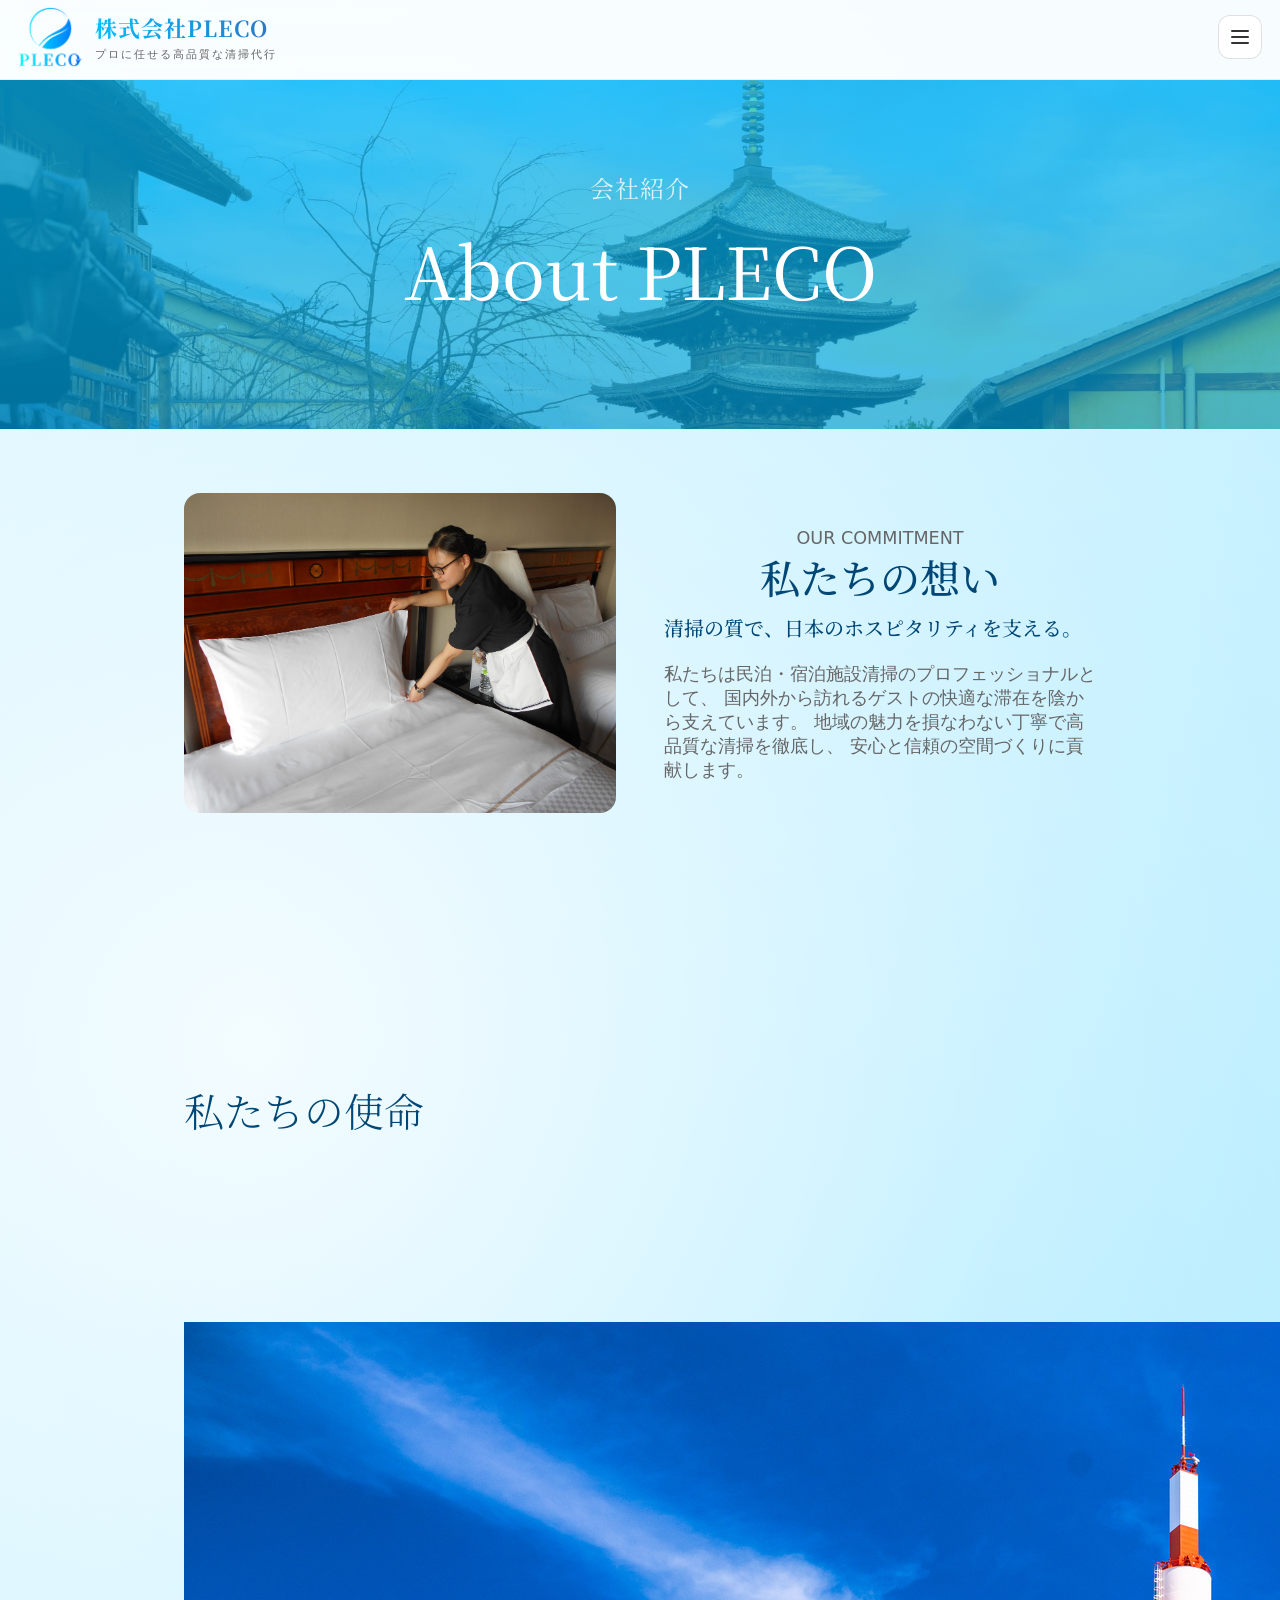
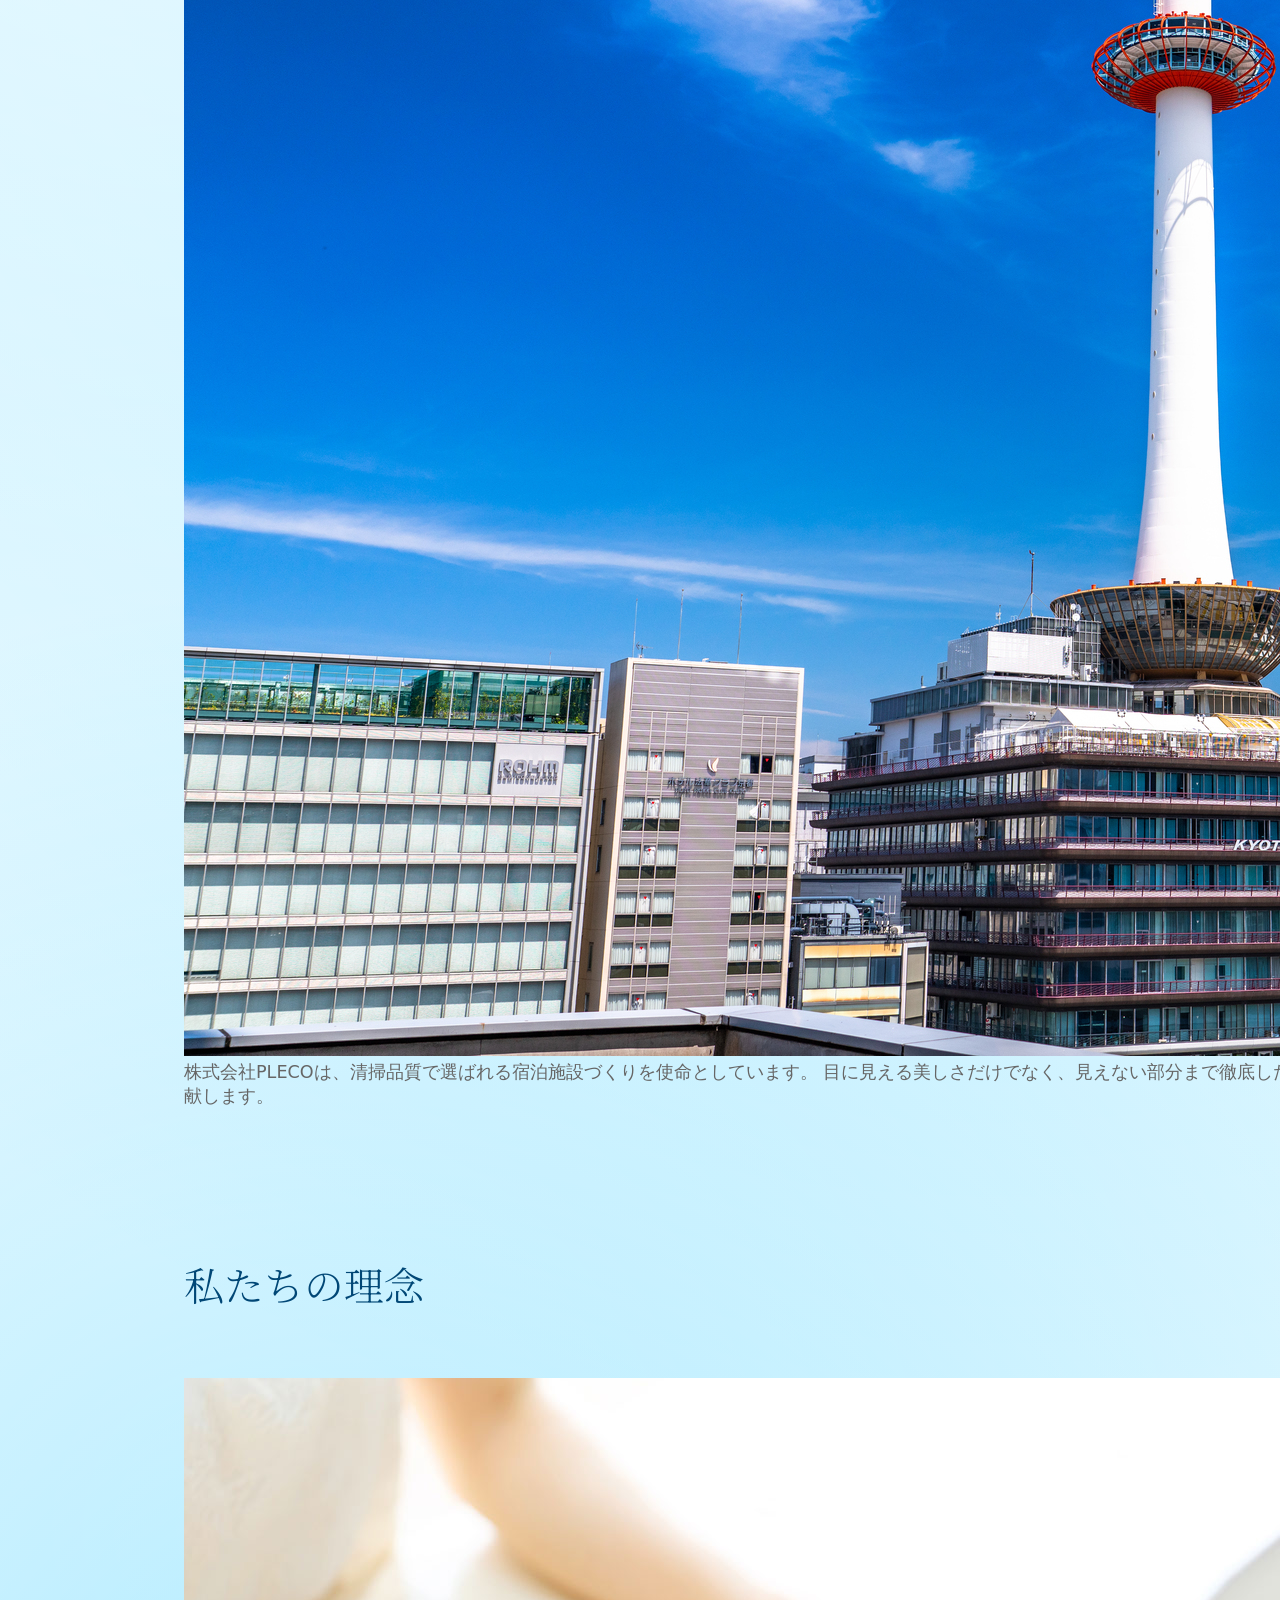
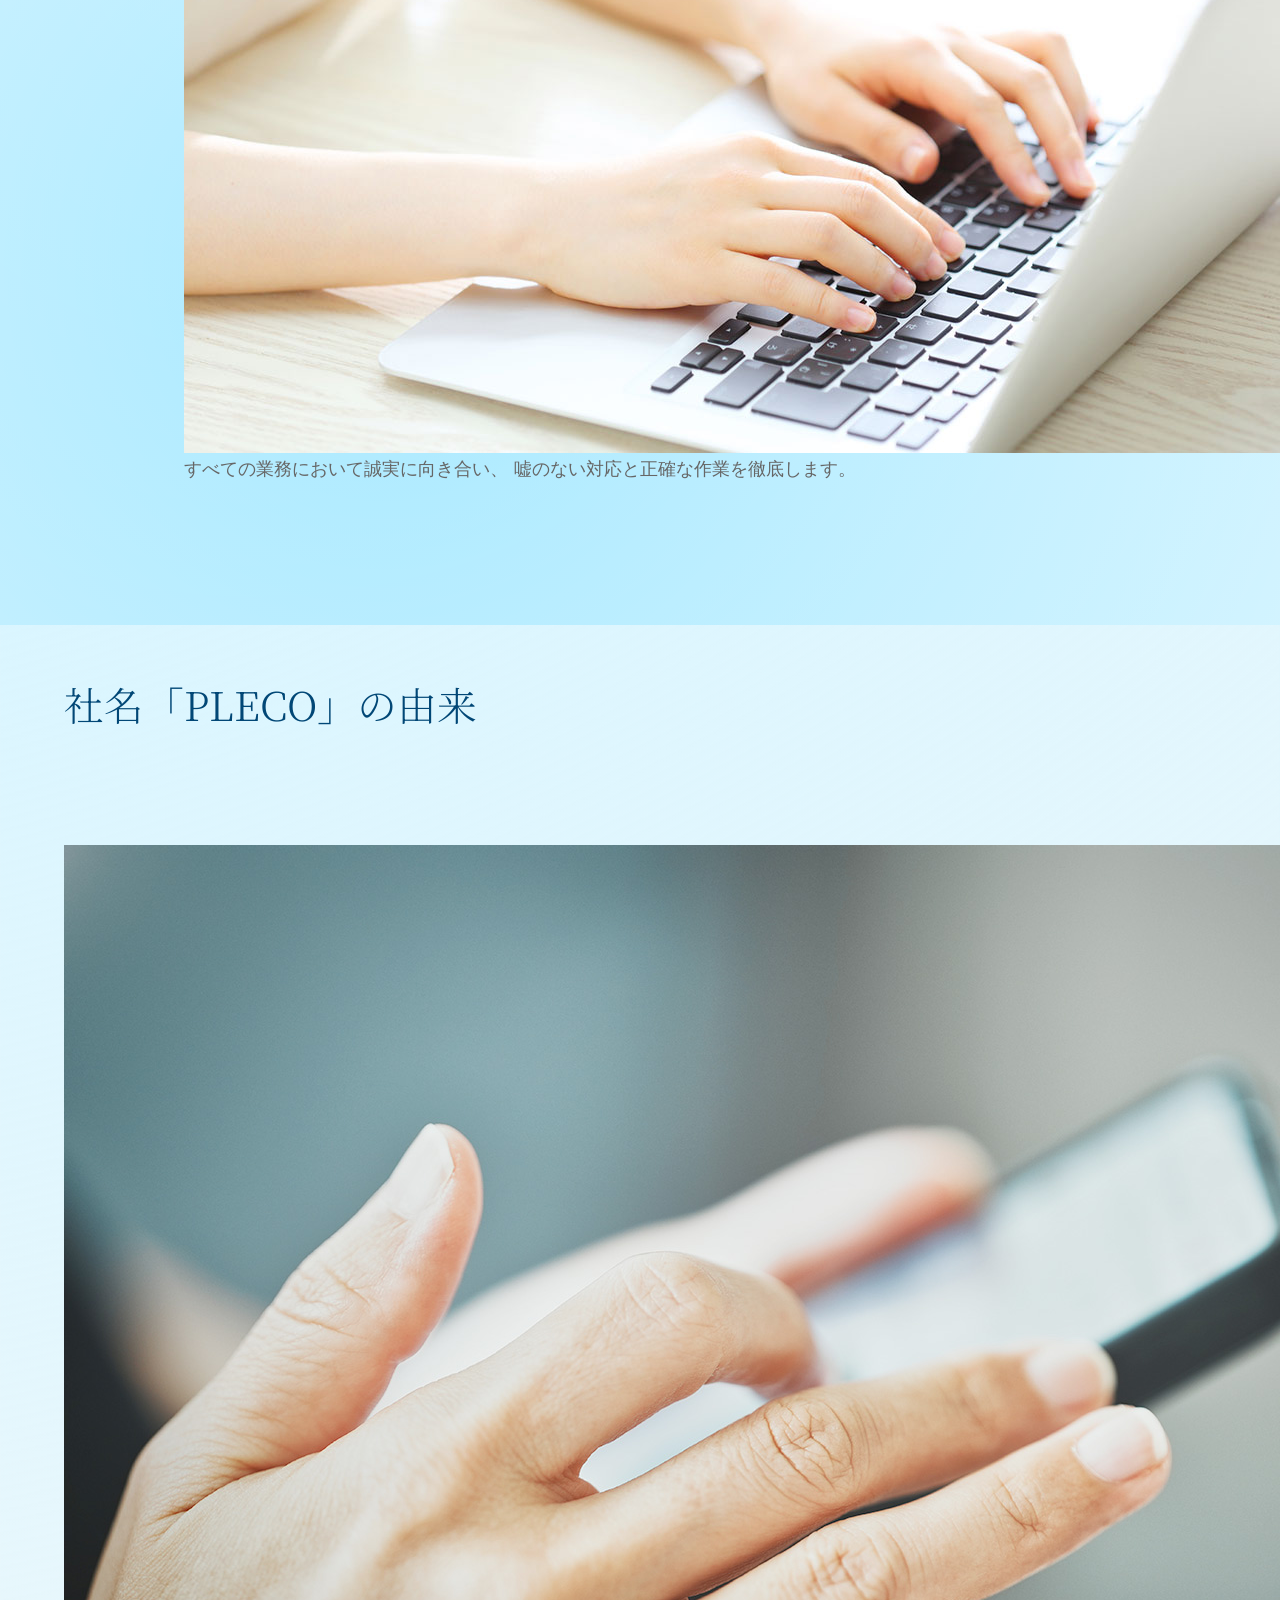
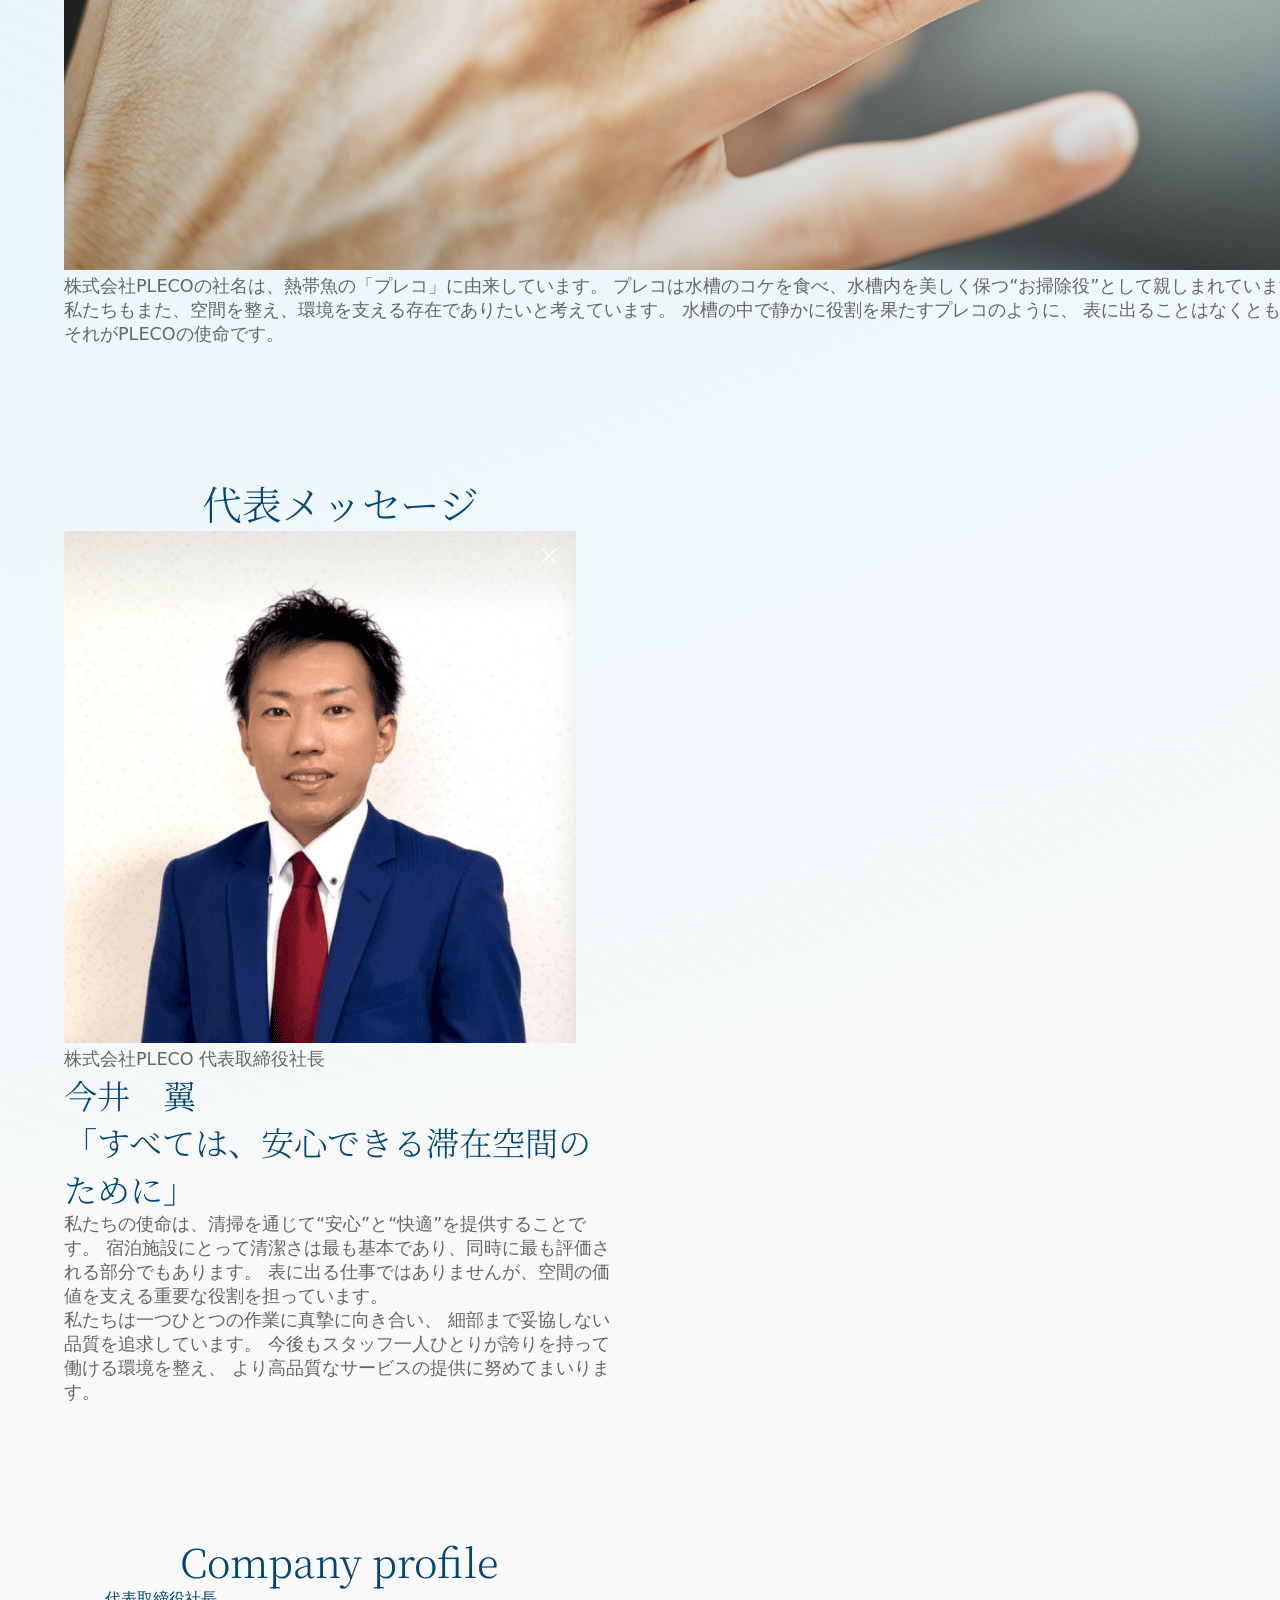
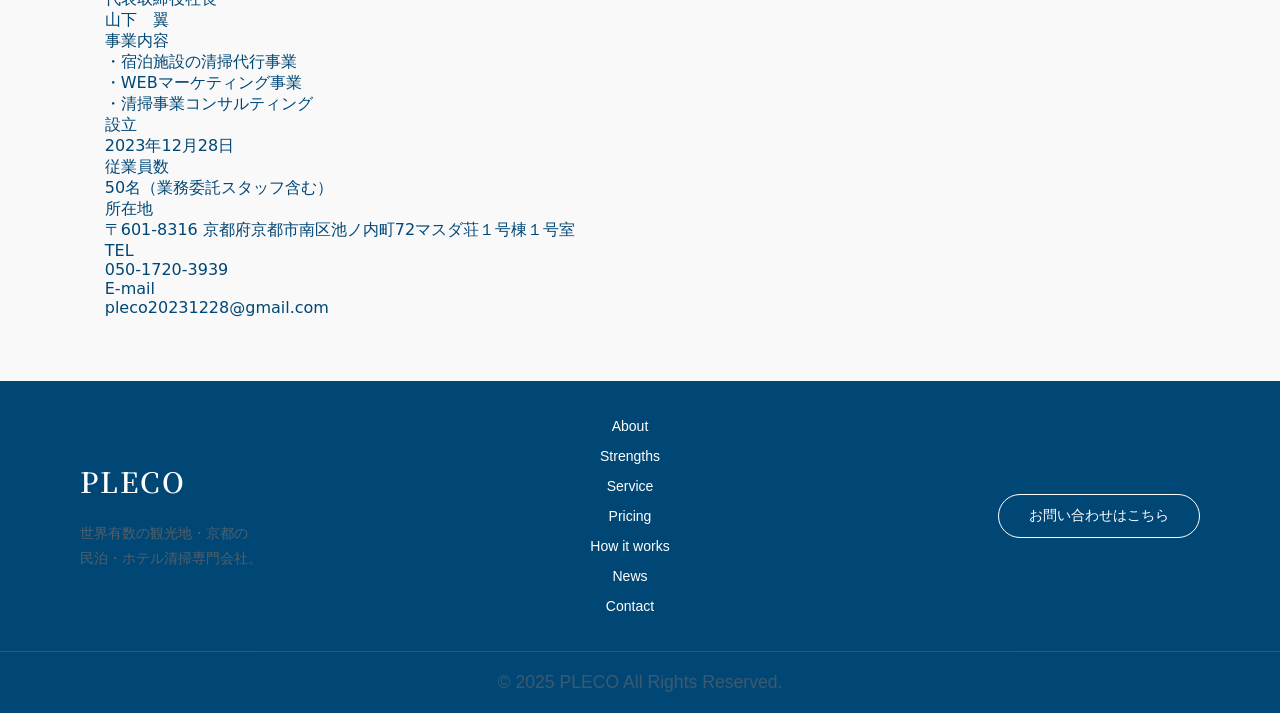
<file: frontend/about.html>
<!DOCTYPE html>
<html lang="ja">
<head>
  <meta charset="UTF-8">
  <meta name="viewport" content="width=device-width, initial-scale=1.0">
  <title>会社紹介 | 株式会社PLECO</title>
  <link rel="icon" type="image/png" href="../images/logo/ロゴ-グラデーション.png">
  <link rel="stylesheet" href="css/variables.css">
  <link rel="stylesheet" href="css/base.css">
  <link rel="stylesheet" href="css/header.css">
  <link rel="stylesheet" href="css/footer.css">
  <link rel="stylesheet" href="css/about-page.css">
  <link rel="stylesheet" href="css/responsive.css">
  <!-- font -->
  <link href="https://fonts.googleapis.com/css2?family=Noto+Serif+JP:wght@400;600;700&display=swap" rel="stylesheet">
</head>

<body class="grad-bgc">
<!-- header -->
<header class="site-header">
  <div class="header-inner">
    <a class="brand" href="../frontend/index.html">
      <img src="../images/logo/PLECO-rogo.png" alt="株式会社PLECO" class="brand-logo">
      <div class="brand-name-wrapper">
        <div class="brand-name">株式会社PLECO</div>
        <div class="brand-sub">プロに任せる高品質な清掃代行</div>
      </div>
    </a>

    <nav class="nav">
      <a href="about.html">会社紹介</a>
      <a href="index.html#service-overview">サービス</a>
      <a href="startup-support.html">民泊開業支援</a>
      <a href="management.html">民泊運営代行</a>
      <a href="price.html">料金表</a>
      <a href="index.html#works">実績</a>
      <a href="index.html#faq">よくあるご質問</a>
      <a href="index.html#recruit">採用情報</a>
      <a href="index.html#news">お知らせ</a>
    </nav>

    <div class="header-cta">
      <a class="btn btn-ghost" href="simulation.html">料金シミュレーション</a>
      <a class="btn" href="#contact">お問い合わせ</a>
    </div>

    <button class="hamburger" id="hamburger" aria-label="メニュー">
      <span></span><span></span><span></span>
    </button>
  </div>

  <!-- sp menu -->
  <div class="sp-menu" id="spMenu">
    <a href="about.html">会社紹介</a>
    <a href="index.html#service-overview">サービス</a>
    <a href="startup-support.html">民泊開業支援</a>
    <a href="management.html">民泊運営代行</a>
    <a href="price.html">料金表</a>
    <a href="index.html#works">実績</a>
    <a href="index.html#faq">よくあるご質問</a>
    <a href="index.html#recruit">採用情報</a>
    <a href="index.html#news">お知らせ</a>
  </div>
</header>

<!-- main -->
<main>

  <section class="page-header">
    <div class="page-header-overlay">
      <div class="page-header-inner">
        <span class="section-ja">会社紹介</span>
        <h1>About PLECO</h1>
      </div>
    </div>
  </section>

  <section class="about under-section">

    <div class="about-section">
      <div class="about-image">
        <img src="../images/strengths/strength1.jpg" alt="強み1">
      </div>

      <div class="about-text">
        <div class="section-title">
          <p>OUR COMMITMENT</p>
          <h2>私たちの想い</h2>
        </div>
        <h3>清掃の質で、日本のホスピタリティを支える。</h3>
        <p>
          私たちは民泊・宿泊施設清掃のプロフェッショナルとして、
          国内外から訪れるゲストの快適な滞在を陰から支えています。
          地域の魅力を損なわない丁寧で高品質な清掃を徹底し、
          安心と信頼の空間づくりに貢献します。
        </p>
      </div>
    </div>

    <!-- Section 02 -->
    <div class="about-section section02">
      <h2>私たちの使命</h2>
      <h3>清掃で選ばれる宿泊施設へ。</h3>
      <div class="about-content">
        <img src="../images/strengths/strength2.jpg" alt="強み2">
        <div class="about-text">
          <p>
            株式会社PLECOは、清掃品質で選ばれる宿泊施設づくりを使命としています。
            目に見える美しさだけでなく、見えない部分まで徹底した品質管理を行い、
            ゲストが安心して滞在できる空間を提供します。
            清掃を通じて、宿泊施設の価値向上に貢献します。
          </p>
        </div>
      </div>
    </div>
    <!-- Section 03 -->
    <div class="about-section section03">
      <h2>私たちの理念</h2>
      <h3>誠実（Integrity）</h3>
      <div class="about-content">
        <img src="../images/strengths/strength3.jpg" alt="強み3">
        <div class="about-text">
          <p>
            すべての業務において誠実に向き合い、
            嘘のない対応と正確な作業を徹底します。
          </p>
        </div>
      </div>
    </div>

  </section>


  <!-- Section 04 -->
  <div class="about-section section04">
    <h2>社名「PLECO」の由来</h2>
    <h3>PLECOの名前に込めた想い</h3>
    <div class="about-content">
      <img src="../images/strengths/strength4.jpg" alt="強み4">
      <div class="about-text">
        <p>
          株式会社PLECOの社名は、熱帯魚の「プレコ」に由来しています。
          プレコは水槽のコケを食べ、水槽内を美しく保つ“お掃除役”として親しまれています。
        </p>
        <p>
          私たちもまた、空間を整え、環境を支える存在でありたいと考えています。
          水槽の中で静かに役割を果たすプレコのように、
          表に出ることはなくとも、宿泊施設の価値を根底から支える。
          それがPLECOの使命です。
        </p>
      </div>
    </div>
  </div>

  <!-- Message -->
  <section class="about-section message-section">
    <div class="container">

      <h2 class="section-title">代表メッセージ</h2>

      <div class="message-content">

        <div class="message-photo">
          <img src="../images/about_message_img.png" alt="代表写真">
        </div>

        <div class="message-name">
          <p>株式会社PLECO 代表取締役社長</p>
          <h3>今井　翼</h3>
        </div>

        <div class="message-main">

          <h3 class="message-highlight">
            「すべては、安心できる滞在空間のために」
          </h3>

          <p>
            私たちの使命は、清掃を通じて“安心”と“快適”を提供することです。
            宿泊施設にとって清潔さは最も基本であり、同時に最も評価される部分でもあります。
            表に出る仕事ではありませんが、空間の価値を支える重要な役割を担っています。
          </p>
          <p>
            私たちは一つひとつの作業に真摯に向き合い、
            細部まで妥協しない品質を追求しています。
            今後もスタッフ一人ひとりが誇りを持って働ける環境を整え、
            より高品質なサービスの提供に努めてまいります。
          </p>

        </div>

      </div>

    </div>
  </section>

  <!-- Company -->
  <section class="about-section company-section">
    <div class="container">
      <h2 class="section-title">Company profile</h2>

      <div class="company-table">

        <div class="company-row">
          <div class="company-th">代表取締役社長</div>
          <div class="company-td">山下　翼</div>
        </div>

        <div class="company-row">
          <div class="company-th">事業内容</div>
          <div class="company-td">
            ・宿泊施設の清掃代行事業<br>
            ・WEBマーケティング事業<br>
            ・清掃事業コンサルティング
          </div>
        </div>

        <div class="company-row">
          <div class="company-th">設立</div>
          <div class="company-td">2023年12月28日</div>
        </div>

        <div class="company-row">
          <div class="company-th">従業員数</div>
          <div class="company-td">50名（業務委託スタッフ含む）</div>
        </div>

        <div class="company-row">
          <div class="company-th">所在地</div>
          <div class="company-td">〒601-8316 京都府京都市南区池ノ内町72マスダ荘１号棟１号室</div>
        </div>

        <div class="company-row">
          <div class="company-th">TEL</div>
          <div class="company-td">050-1720-3939</div>
        </div>

        <div class="company-row">
          <div class="company-th">E-mail</div>
          <div class="company-td">pleco20231228@gmail.com</div>
        </div>

      </div>

    </div>
  </section>

</main>

<!-- Footer -->
<footer class="footer">
  <div class="footer-inner">

    <div class="footer-left">
      <h2 class="footer-logo">PLECO</h2>
      <p>
        世界有数の観光地・京都の<br>
        民泊・ホテル清掃専門会社。
      </p>
    </div>

    <div class="footer-links">
      <ul>
        <li><a href="#">About</a></li>
        <li><a href="#">Strengths</a></li>
        <li><a href="#">Service</a></li>
        <li><a href="#">Pricing</a></li>
        <li><a href="#">How it works</a></li>
        <li><a href="#">News</a></li>
        <li><a href="#">Contact</a></li>
      </ul>
    </div>

    <div class="footer-contact">
      <a href="#" class="footer-btn">お問い合わせはこちら</a>
    </div>

  </div>

  <div class="footer-bottom">
    <p>© 2025 PLECO All Rights Reserved.</p>
  </div>
</footer>

<script src="./js/script.js"></script>
</body>
</file>
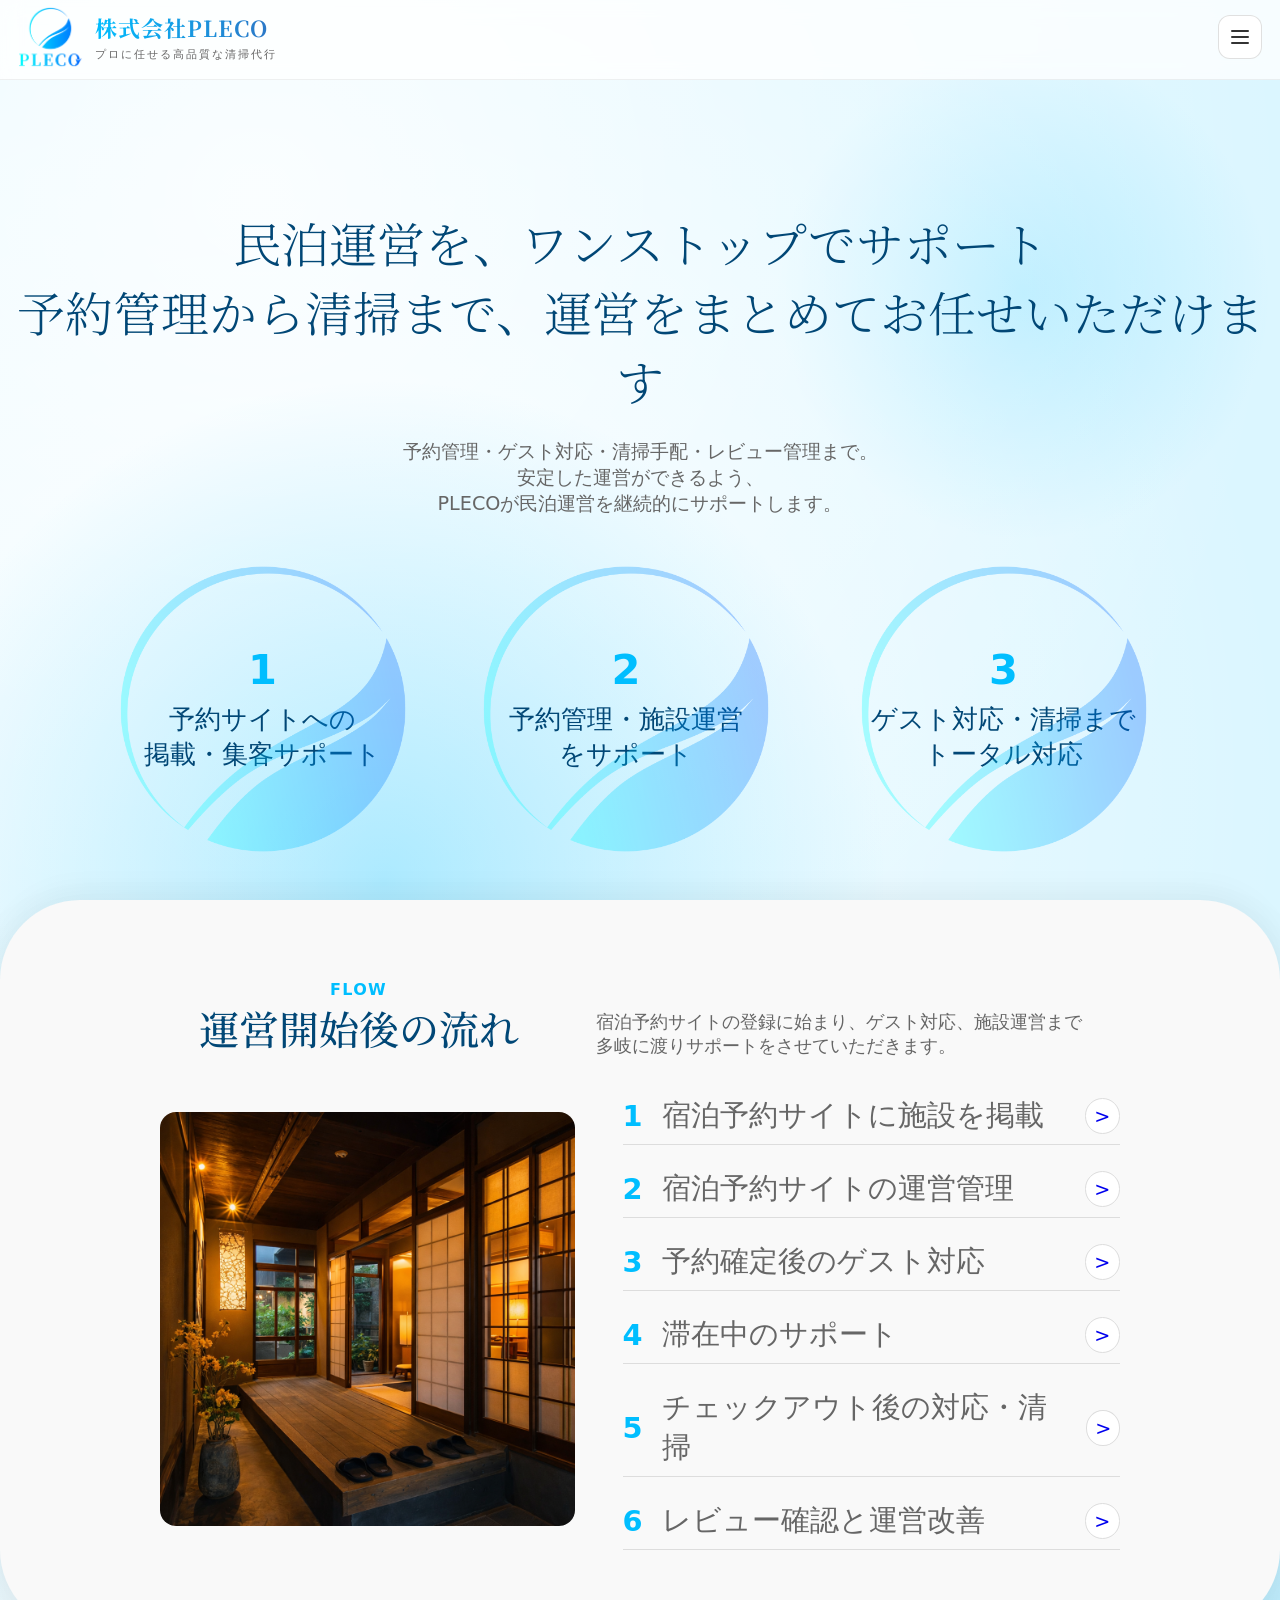
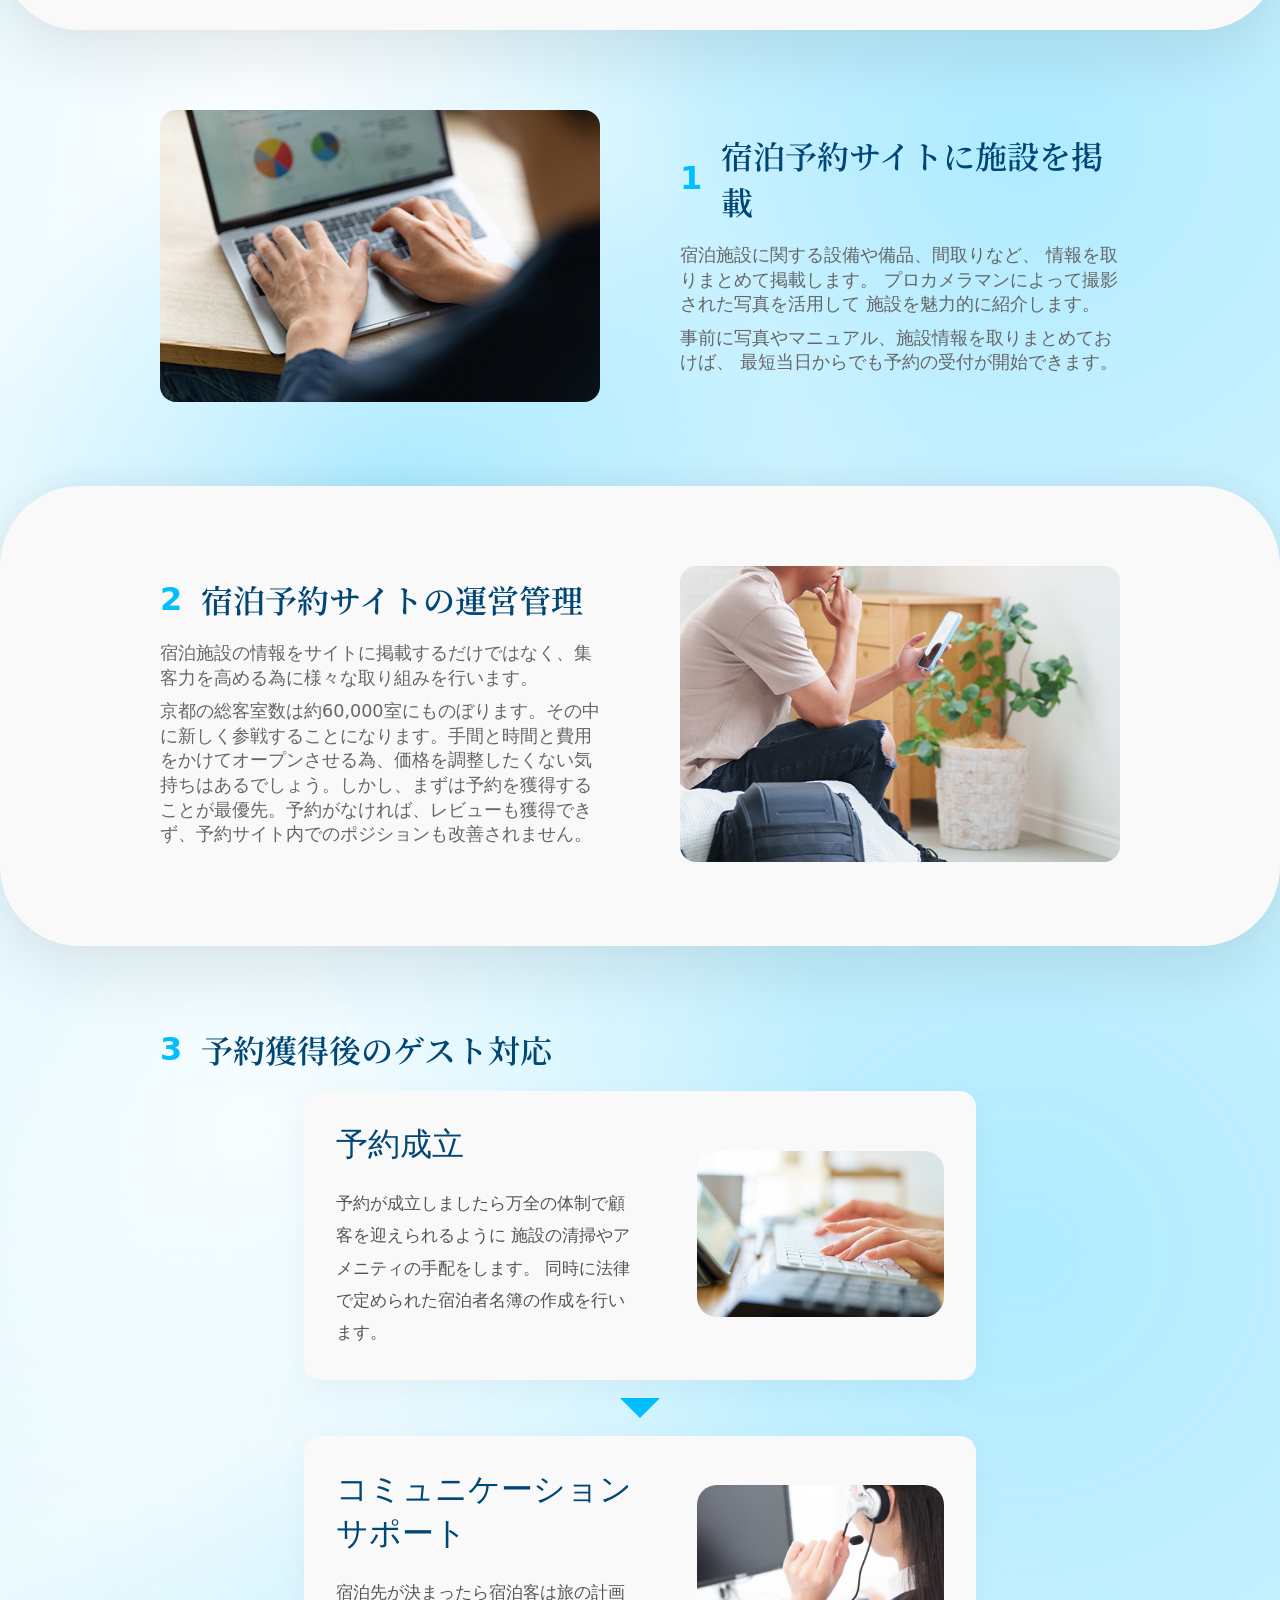
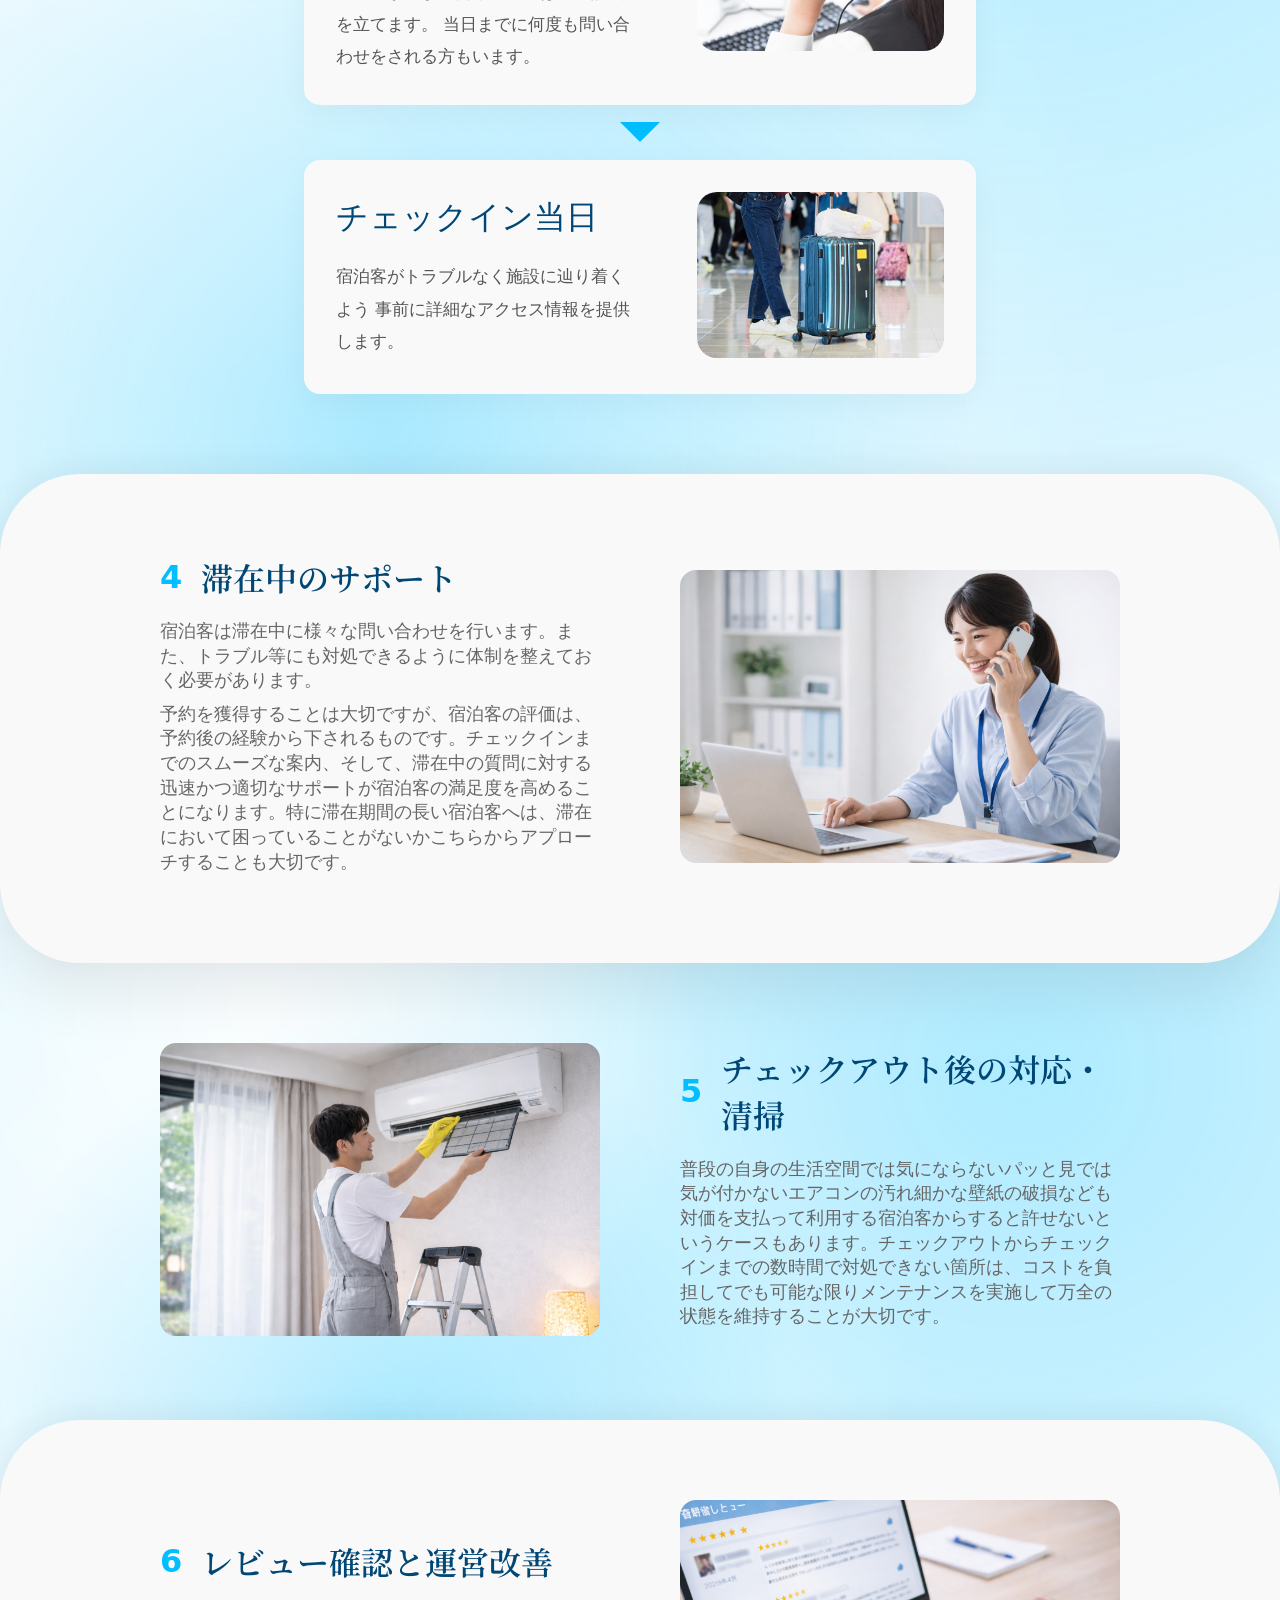
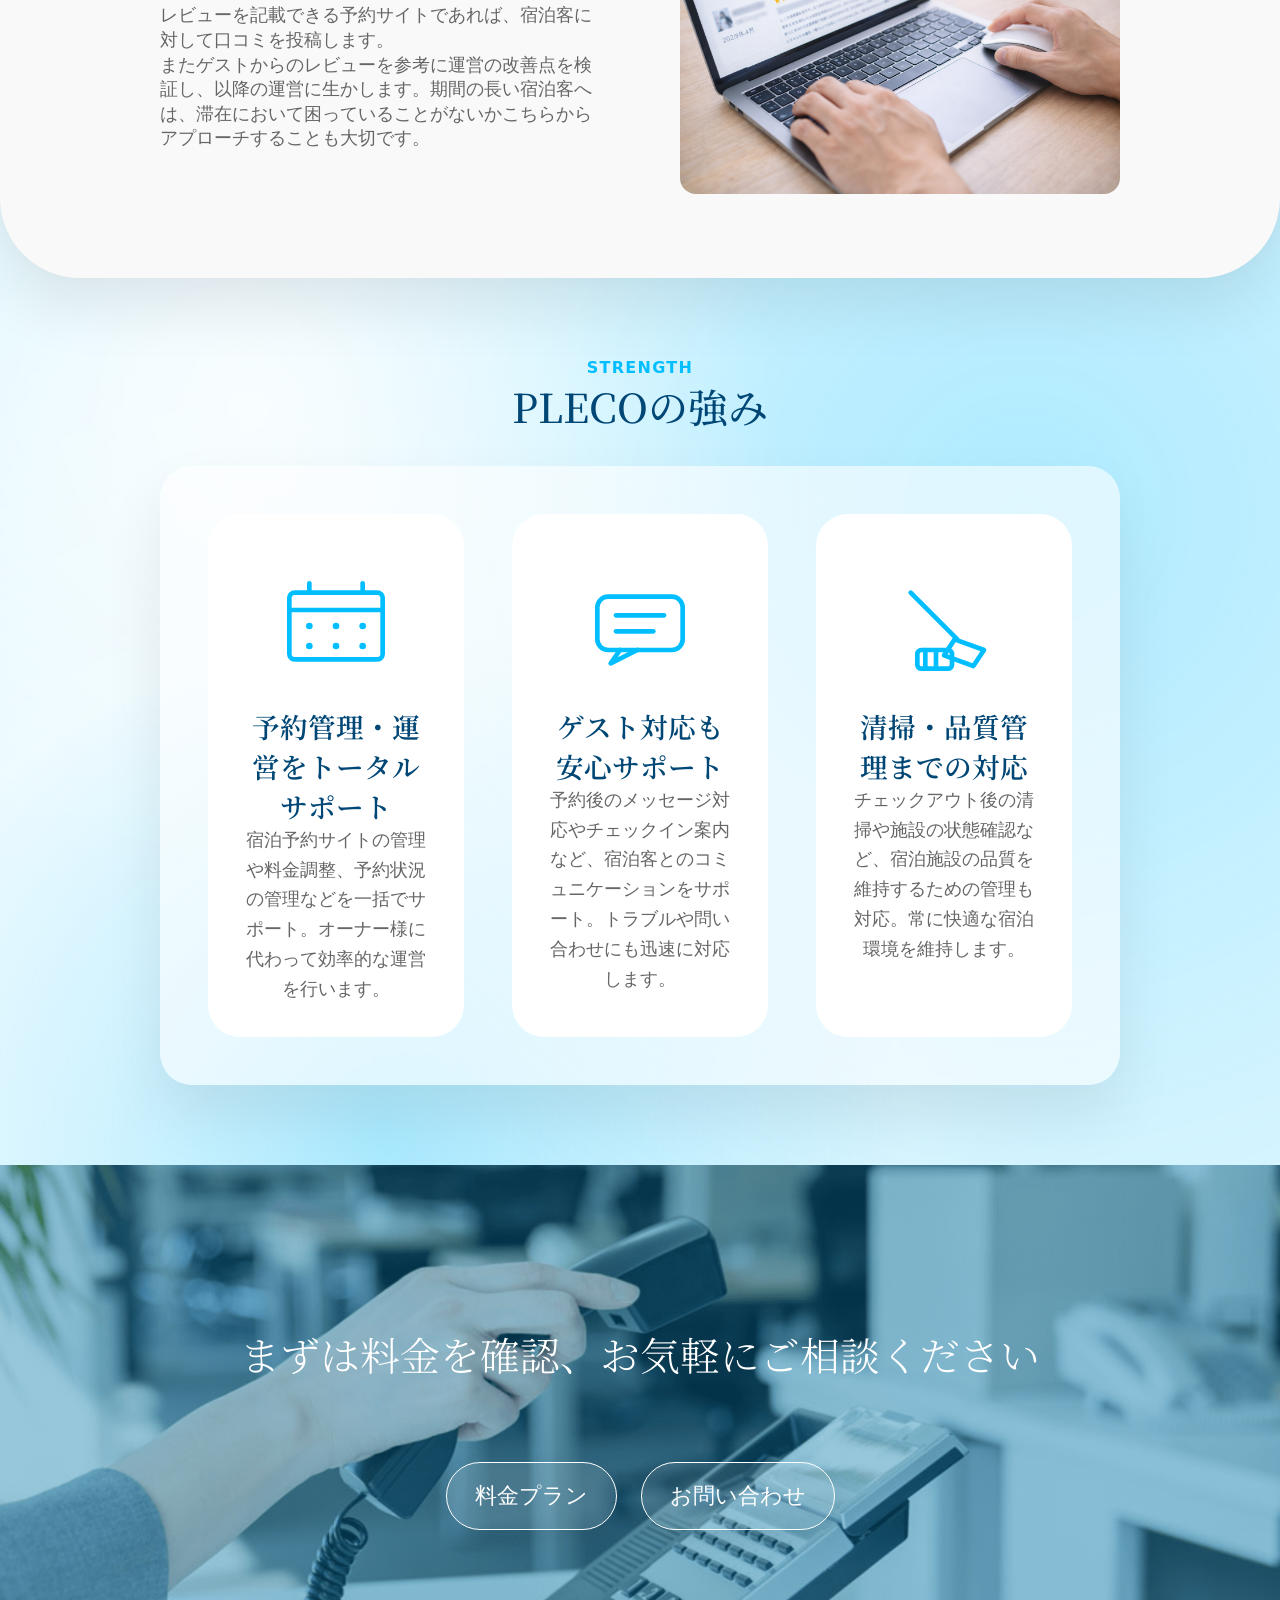
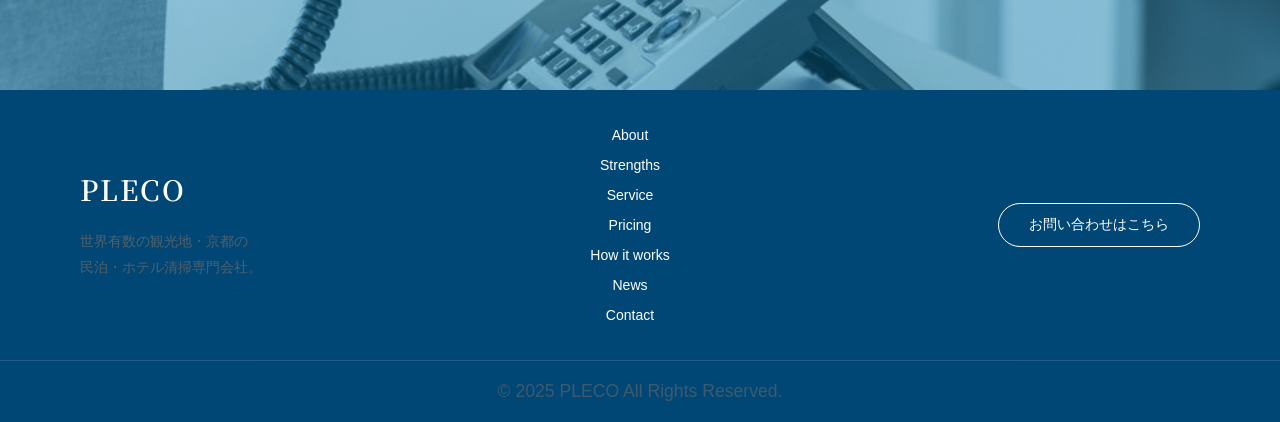
<file: frontend/management.html>
<!DOCTYPE html>
<html lang="ja">
<head>
  <meta charset="UTF-8">
  <meta name="viewport" content="width=device-width, initial-scale=1.0">
  <title>民泊運営代行 | 株式会社PLECO</title>
  <link rel="icon" type="image/png" href="../images/logo/ロゴ-グラデーション.png">
  <link rel="stylesheet" href="css/variables.css">
  <link rel="stylesheet" href="css/base.css">
  <link rel="stylesheet" href="css/header.css">
  <link rel="stylesheet" href="css/footer.css">
  <link rel="stylesheet" href="css/management-page.css">
  <link rel="stylesheet" href="css/responsive.css">
  <!-- font -->
  <link href="https://fonts.googleapis.com/css2?family=Noto+Serif+JP:wght@400;600;700&display=swap" rel="stylesheet">
</head>

<body class="grad-bgc">
<!-- header -->
<header class="site-header">
  <div class="header-inner">
    <a class="brand" href="../frontend/index.html">
      <img src="../images/logo/PLECO-rogo.png" alt="株式会社PLECO" class="brand-logo">
      <div class="brand-name-wrapper">
        <div class="brand-name">株式会社PLECO</div>
        <div class="brand-sub">プロに任せる高品質な清掃代行</div>
      </div>
    </a>

    <nav class="nav">
      <a href="index.html#about">会社紹介</a>
      <a href="index.html#service-overview">サービス</a>
      <a href="startup-support.html">民泊開業支援</a>
      <a href="management.html">民泊運営代行</a>
      <a href="price.html">料金プラン</a>
      <a href="index.html#works">実績</a>
      <a href="news.html">お知らせ</a>
    </nav>

    <div class="header-cta">
      <a class="btn btn-ghost" href="price.html">料金プラン</a>
      <a class="btn" href="#contact">お問い合わせ</a>
    </div>

    <button class="hamburger" id="hamburger" aria-label="メニュー">
      <span></span><span></span><span></span>
    </button>
  </div>

  <!-- sp menu -->
  <div class="sp-menu" id="spMenu">
    <a href="index.html#about">会社紹介</a>
    <a href="service-overview.html">サービス</a>
    <a href="startup-support.html">民泊開業支援</a>
    <a href="management.html">民泊運営代行</a>
    <a href="price.html">料金プラン</a>
    <a href="index.html#works">実績</a>
    <a href="news.html">お知らせ</a>
  </div>
</header>

<!-- main -->
<main class="management">

  <section class="hero fade-up">

    <div class="hero-text">

      <h1 class="hero-title">
        民泊運営を、ワンストップでサポート<br>
        予約管理から清掃まで、運営をまとめてお任せいただけます
      </h1>
      <p>
        予約管理・ゲスト対応・清掃手配・レビュー管理まで。<br>
        安定した運営ができるよう、<br>
        PLECOが民泊運営を継続的にサポートします。
      </p>
    </div>

    <div class="hero-features">

      <div class="feature">
        <span>1</span>
        <p>予約サイトへの<br>掲載・集客サポート</p>
      </div>

      <div class="feature">
        <span>2</span>
        <p>予約管理・施設運営<br>をサポート</p>
      </div>

      <div class="feature">
        <span class=>3</span>
        <p>ゲスト対応・清掃まで<br>トータル対応</p>
      </div>

    </div>
  </section>

  <!-- flow -->
  <section class="flow-hero overlap-section">
    <div class="section-header fade-up">
      <div class="section-title">
        <span>FLOW</span>
        <h2>運営開始後の流れ</h2>
      </div>
      <p>宿泊予約サイトの登録に始まり、ゲスト対応、施設運営まで<br>多岐に渡りサポートをさせていただきます。</p>
    </div>
    <div class="flow-hero-content fade-up">

      <!-- 左：画像 -->
      <div class="flow-hero-image">
        <img src="../images/management/flow1.png" alt="民泊運営イメージ">
      </div>
      <!-- 右：ステップリスト -->
      <div class="flow-hero-list">
        <a href="#step1" class="flow-item">
          <div class="flow-left">
            <span class="flow-number">1</span>
            <span class="flow-label">宿泊予約サイトに施設を掲載</span>
          </div>
          <span class="flow-circle">
            <span class="flow-arrow">></span>
          </span>
        </a>

        <a href="#step2" class="flow-item">
          <div class="flow-left">
            <span class="flow-number">2</span>
            <span class="flow-label">宿泊予約サイトの運営管理</span>
          </div>
          <span class="flow-circle">
            <span class="flow-arrow">></span>
          </span>
        </a>

        <a href="#step3" class="flow-item">
          <div class="flow-left">
            <span class="flow-number">3</span>
            <span class="flow-label">予約確定後のゲスト対応</span>
          </div>
          <span class="flow-circle">
            <span class="flow-arrow">></span>
          </span>
        </a>

        <a href="#step4" class="flow-item">
          <div class="flow-left">
            <span class="flow-number">4</span>
            <span class="flow-label">滞在中のサポート</span>
          </div>
          <span class="flow-circle">
            <span class="flow-arrow">></span>
          </span>
        </a>

        <a href="#step5" class="flow-item">
          <div class="flow-left">
            <span class="flow-number">5</span>
            <span class="flow-label">チェックアウト後の対応・清掃</span>
          </div>
          <span class="flow-circle">
            <span class="flow-arrow">></span>
          </span>
        </a>

        <a href="#step6" class="flow-item">
          <div class="flow-left">
            <span class="flow-number">6</span>
            <span class="flow-label">レビュー確認と運営改善</span>
          </div>
          <span class="flow-circle">
            <span class="flow-arrow">></span>
          </span>
        </a>

      </div>

    </div>
  </section>

  <!-- step1  -->
  <section id="step1" class="flow-step-flex under-section fade-up">

    <div class="step-image">
      <img src="../images/management/flow-step1.png" alt="予約サイト登録イメージ">
    </div>

    <div class="step-text">

      <div class="step-title">
        <span>1</span>
        <h3>宿泊予約サイトに施設を掲載</h3>
      </div>

      <p>
        宿泊施設に関する設備や備品、間取りなど、
        情報を取りまとめて掲載します。
        プロカメラマンによって撮影された写真を活用して
        施設を魅力的に紹介します。
      </p>
      <p>
        事前に写真やマニュアル、施設情報を取りまとめておけば、
        最短当日からでも予約の受付が開始できます。
      </p>

    </div>

  </section>
  <!-- step2  -->
  <section id="step2" class="flow-step-flex overlap-section fade-up">

    <div class="step-text">

      <div class="step-title">
        <span>2</span>
        <h3>宿泊予約サイトの運営管理</h3>
      </div>

      <p>
        宿泊施設の情報をサイトに掲載するだけではなく、集客力を高める為に様々な取り組みを行います。
      </p>
      <p>
        京都の総客室数は約60,000室にものぼります。その中に新しく参戦することになります。手間と時間と費用をかけてオープンさせる為、価格を調整したくない気持ちはあるでしょう。しかし、まずは予約を獲得することが最優先。予約がなければ、レビューも獲得できず、予約サイト内でのポジションも改善されません。
      </p>

    </div>

    <div class="step-image">
      <img src="../images/management/flow-step2.png" alt="宿泊予約サイトの運営管理イメージ">
    </div>


  </section>
  <!-- step3 -->
  <section id="step3" class="flow-step3 under-section">

    <div class="step-title fade-up">
      <span>3</span>
      <h3>予約獲得後のゲスト対応</h3>
    </div>

    <div class="step-cards">
      <!-- ===== ブロック1 ===== -->
      <div class="step-card fade-up">
        <div class="step-card-content">
          <div class="step-card-text">
            <h3>予約成立</h3>
            <p>
              予約が成立しましたら万全の体制で顧客を迎えられるように
              施設の清掃やアメニティの手配をします。
              同時に法律で定められた宿泊者名簿の作成を行います。
            </p>
          </div>

          <div class="step-card-image">
            <img src="../images/management/flow-step3-1.png" alt="ステップ3画像1">
          </div>
        </div>
      </div>
      <div class="step-card-arrow"></div>
      <!-- ===== ブロック2 ===== -->
      <div class="step-card fade-up">
        <div class="step-card-content">
          <div class="step-card-text">
            <h3>コミュニケーションサポート</h3>
            <p>
              宿泊先が決まったら宿泊客は旅の計画を立てます。
              当日までに何度も問い合わせをされる方もいます。
            </p>
          </div>

          <div class="step-card-image">
            <img src="../images/management/flow-step3-2.png" alt="ステップ3画像2">
          </div>
        </div>
      </div>
      <div class="step-card-arrow"></div>
      <!-- ===== ブロック3 ===== -->
      <div class="step-card fade-up">
        <div class="step-card-content">
          <div class="step-card-text">
            <h3>チェックイン当日</h3>
            <p>
              宿泊客がトラブルなく施設に辿り着くよう
              事前に詳細なアクセス情報を提供します。
            </p>
          </div>

          <div class="step-card-image">
            <img src="../images/management/flow-step3-3.png" alt="ステップ3画像3">
          </div>
        </div>
      </div>
    </div>



  </section>
  <!-- step4  -->
  <section id="step4" class="flow-step-flex overlap-section fade-up">

    <div class="step-text">

      <div class="step-title">
        <span>4</span>
        <h3>滞在中のサポート</h3>
      </div>

      <p>
        宿泊客は滞在中に様々な問い合わせを行います。また、トラブル等にも対処できるように体制を整えておく必要があります。
      </p>
      <p>
        予約を獲得することは大切ですが、宿泊客の評価は、予約後の経験から下されるものです。チェックインまでのスムーズな案内、そして、滞在中の質問に対する迅速かつ適切なサポートが宿泊客の満足度を高めることになります。特に滞在期間の長い宿泊客へは、滞在において困っていることがないかこちらからアプローチすることも大切です。
      </p>

    </div>

    <div class="step-image">
      <img src="../images/management/flow-step4.png" alt="滞在中のサポート イメージ">
    </div>


  </section>
  <!-- step5  -->
  <section id="step5" class="flow-step-flex under-section fade-up">

    <div class="step-image">
      <img src="../images/management/flow-step5.png" alt="チェックアウト後の対応・清掃イメージ">
    </div>

    <div class="step-text">

      <div class="step-title">
        <span>5</span>
        <h3>チェックアウト後の対応・清掃</h3>
      </div>

      <p>
        普段の自身の生活空間では気にならないパッと見では気が付かないエアコンの汚れ細かな壁紙の破損なども対価を支払って利用する宿泊客からすると許せないというケースもあります。チェックアウトからチェックインまでの数時間で対処できない箇所は、コストを負担してでも可能な限りメンテナンスを実施して万全の状態を維持することが大切です。
      </p>
    </div>

  </section>
  <!-- step6  -->
  <section id="step6" class="flow-step-flex overlap-section fade-up">

    <div class="step-text">

      <div class="step-title">
        <span>6</span>
        <h3>レビュー確認と運営改善</h3>
      </div>

      <p>
        レビューを記載できる予約サイトであれば、宿泊客に対して口コミを投稿します。<br>またゲストからのレビューを参考に運営の改善点を検証し、以降の運営に生かします。期間の長い宿泊客へは、滞在において困っていることがないかこちらからアプローチすることも大切です。
      </p>

    </div>

    <div class="step-image">
      <img src="../images/management/flow-step6.png" alt="レビュー確認と運営改善 イメージ">
    </div>

  </section>

  <!-- strength -->
  <section class="startup-strength under-section">
    <div class="container">

      <div class="section-header fade-up">
        <div class="section-title">
          <span>STRENGTH</span>
          <h2>PLECOの強み</h2>
        </div>
      </div>

      <div class="strength-container fade-up">

        <div class="strength-item">
          <svg viewBox="0 0 120 120" xmlns="http://www.w3.org/2000/svg">

            <!-- カレンダー外枠 -->
            <rect x="25" y="35"
                  width="70"
                  height="50"
                  rx="4"
                  stroke="var(--color-main)"
                  stroke-width="3"
                  fill="none"/>

            <!-- 上部バー -->
            <line x1="25" y1="48" x2="95" y2="48"
                  stroke="var(--color-main)"
                  stroke-width="3"/>

            <!-- リング -->
            <line x1="40" y1="28" x2="40" y2="35"
                  stroke="var(--color-main)"
                  stroke-width="3"
                  stroke-linecap="round"/>

            <line x1="80" y1="28" x2="80" y2="35"
                  stroke="var(--color-main)"
                  stroke-width="3"
                  stroke-linecap="round"/>

            <!-- 日付（簡略ドット） -->
            <circle cx="40" cy="60" r="2.5" fill="var(--color-main)"/>
            <circle cx="60" cy="60" r="2.5" fill="var(--color-main)"/>
            <circle cx="80" cy="60" r="2.5" fill="var(--color-main)"/>

            <circle cx="40" cy="75" r="2.5" fill="var(--color-main)"/>
            <circle cx="60" cy="75" r="2.5" fill="var(--color-main)"/>
            <circle cx="80" cy="75" r="2.5" fill="var(--color-main)"/>

          </svg>
          <h4>予約管理・運営をトータルサポート</h4>
          <p>
            宿泊予約サイトの管理や料金調整、予約状況の管理などを一括でサポート。オーナー様に代わって効率的な運営を行います。
          </p>
        </div>
        <div class="strength-item">
          <svg viewBox="0 0 120 120" xmlns="http://www.w3.org/2000/svg">

            <!-- チャットバブル -->
            <rect x="28" y="38"
                  width="64"
                  height="40"
                  rx="8"
                  stroke="var(--color-main)"
                  stroke-width="3"
                  fill="none"/>

            <!-- 吹き出しのしっぽ -->
            <path d="M45 78 L38 88 L58 78"
                  stroke="var(--color-main)"
                  stroke-width="3"
                  fill="none"
                  stroke-linecap="round"
                  stroke-linejoin="round"/>

            <!-- メッセージ線 -->
            <line x1="42" y1="52" x2="78" y2="52"
                  stroke="var(--color-main)"
                  stroke-width="3"
                  stroke-linecap="round"/>

            <line x1="42" y1="64" x2="70" y2="64"
                  stroke="var(--color-main)"
                  stroke-width="3"
                  stroke-linecap="round"/>

          </svg>
          <h4>ゲスト対応も安心サポート</h4>
          <p>
            予約後のメッセージ対応やチェックイン案内など、宿泊客とのコミュニケーションをサポート。トラブルや問い合わせにも迅速に対応します。
          </p>
        </div>
        <div class="strength-item">
          <svg viewBox="0 0 120 120" xmlns="http://www.w3.org/2000/svg">

            <!-- ほうきの柄 -->
            <line x1="35" y1="35" x2="70" y2="70"
                  stroke="var(--color-main)"
                  stroke-width="3"
                  stroke-linecap="round"/>

            <!-- ほうきの穂 -->
            <path d="M68 70 L90 78 L82 90 L60 82 Z"
                  stroke="var(--color-main)"
                  stroke-width="3"
                  fill="none"
                  stroke-linejoin="round"/>

            <!-- 雑巾 -->
            <rect x="40" y="78"
                  width="26"
                  height="14"
                  rx="3"
                  stroke="var(--color-main)"
                  stroke-width="3"
                  fill="none"/>

            <!-- 雑巾の折り目 -->
            <line x1="46" y1="78" x2="46" y2="92"
                  stroke="var(--color-main)"
                  stroke-width="3"
                  stroke-linecap="round"/>

            <line x1="54" y1="78" x2="54" y2="92"
                  stroke="var(--color-main)"
                  stroke-width="3"
                  stroke-linecap="round"/>

          </svg>
          <h4>清掃・品質管理までの対応</h4>
          <p>チェックアウト後の清掃や施設の状態確認など、宿泊施設の品質を維持するための管理も対応。常に快適な宿泊環境を維持します。</p>
        </div>

      </div>

    </div>
  </section>
  
  <!-- CTA -->
  <section class="final-cta">
    <div class="final-cta-inner fade-up">

      <h2>まずは料金を確認、お気軽にご相談ください</h2>

      <div class="final-cta-buttons">
        <a href="#" class="btn btn-lg fade-up">
          料金プラン
        </a>
        <a href="#" class="btn btn-lg fade-up">
          お問い合わせ
        </a>
      </div>

    </div>
  </section>

</main>



<!-- Footer -->
<footer class="footer">
  <div class="footer-inner">

    <div class="footer-left">
      <h2 class="footer-logo">PLECO</h2>
      <p>
        世界有数の観光地・京都の<br>
        民泊・ホテル清掃専門会社。
      </p>
    </div>

    <div class="footer-links">
      <ul>
        <li><a href="#">About</a></li>
        <li><a href="#">Strengths</a></li>
        <li><a href="#">Service</a></li>
        <li><a href="#">Pricing</a></li>
        <li><a href="#">How it works</a></li>
        <li><a href="#">News</a></li>
        <li><a href="#">Contact</a></li>
      </ul>
    </div>

    <div class="footer-contact">
      <a href="#" class="footer-btn">お問い合わせはこちら</a>
    </div>

  </div>

  <div class="footer-bottom">
    <p>© 2025 PLECO All Rights Reserved.</p>
  </div>
</footer>

<script src="./js/script.js"></script>
</body>
</file>
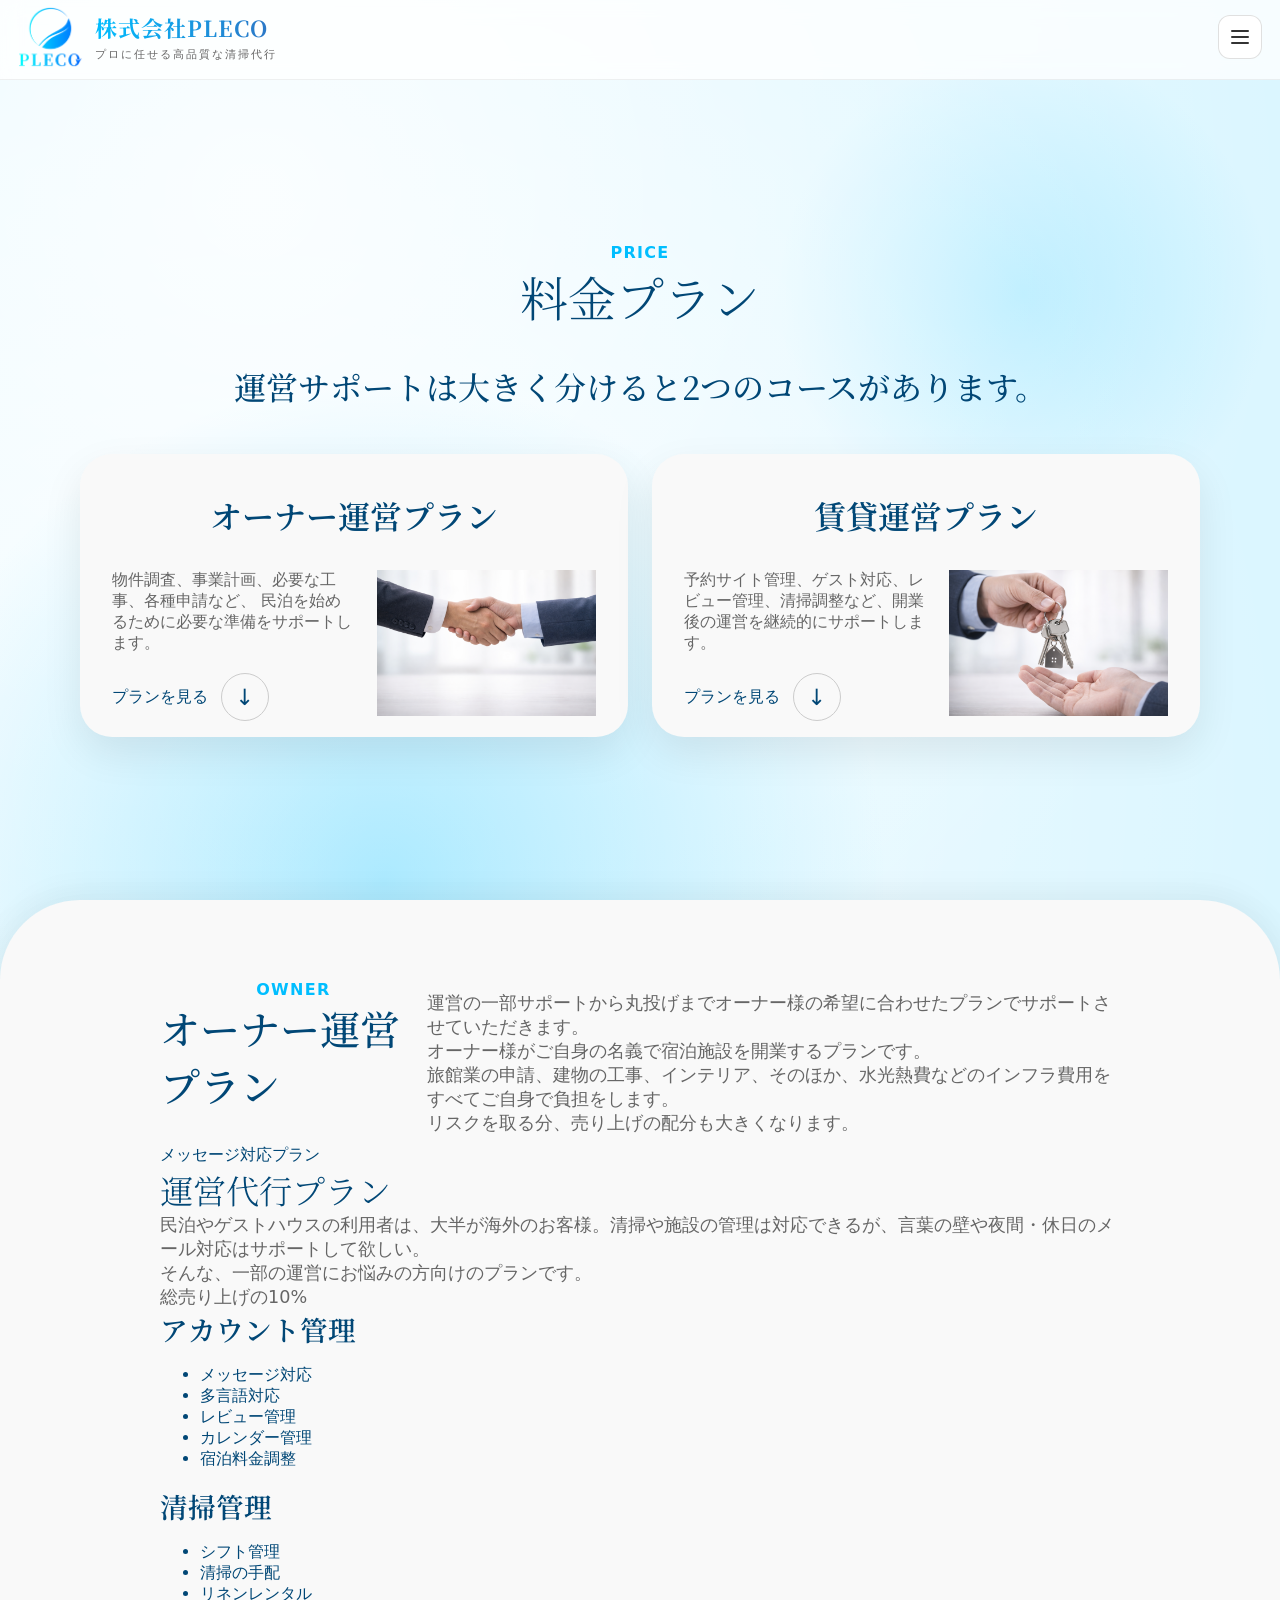
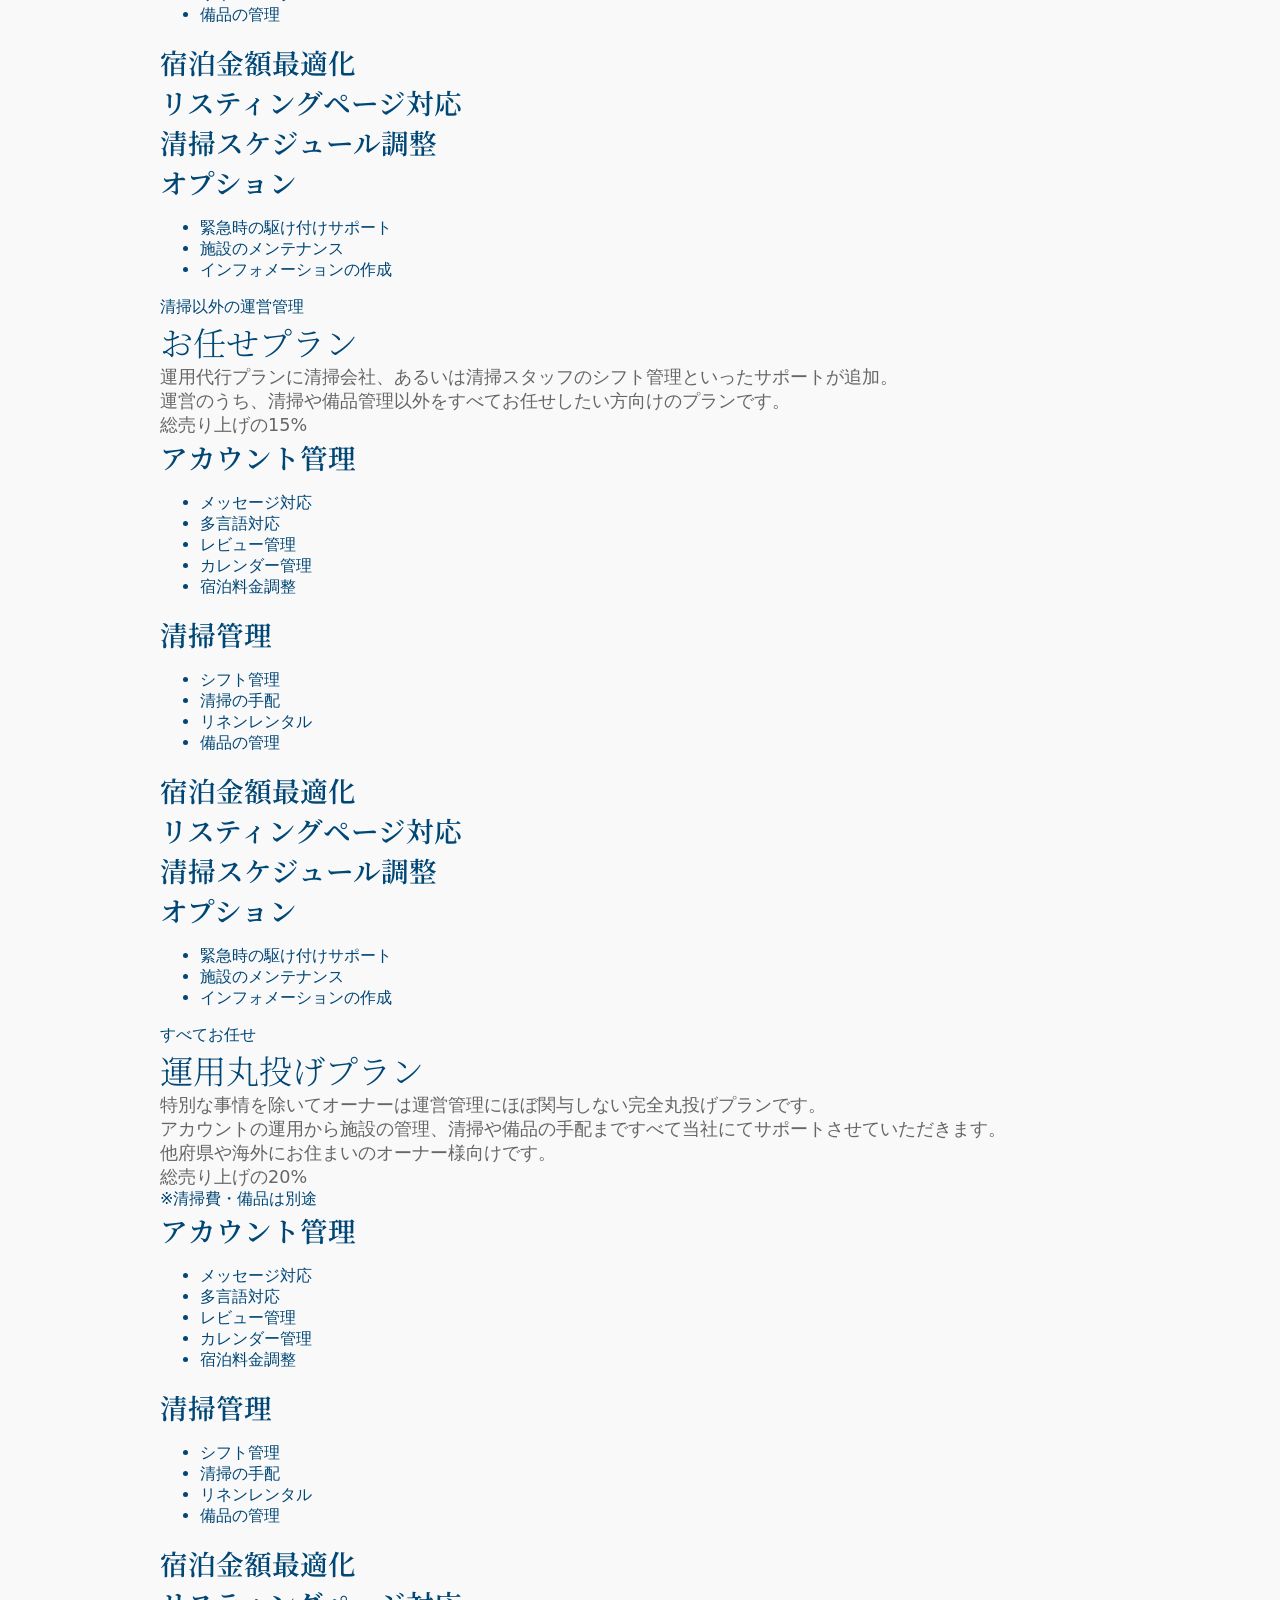
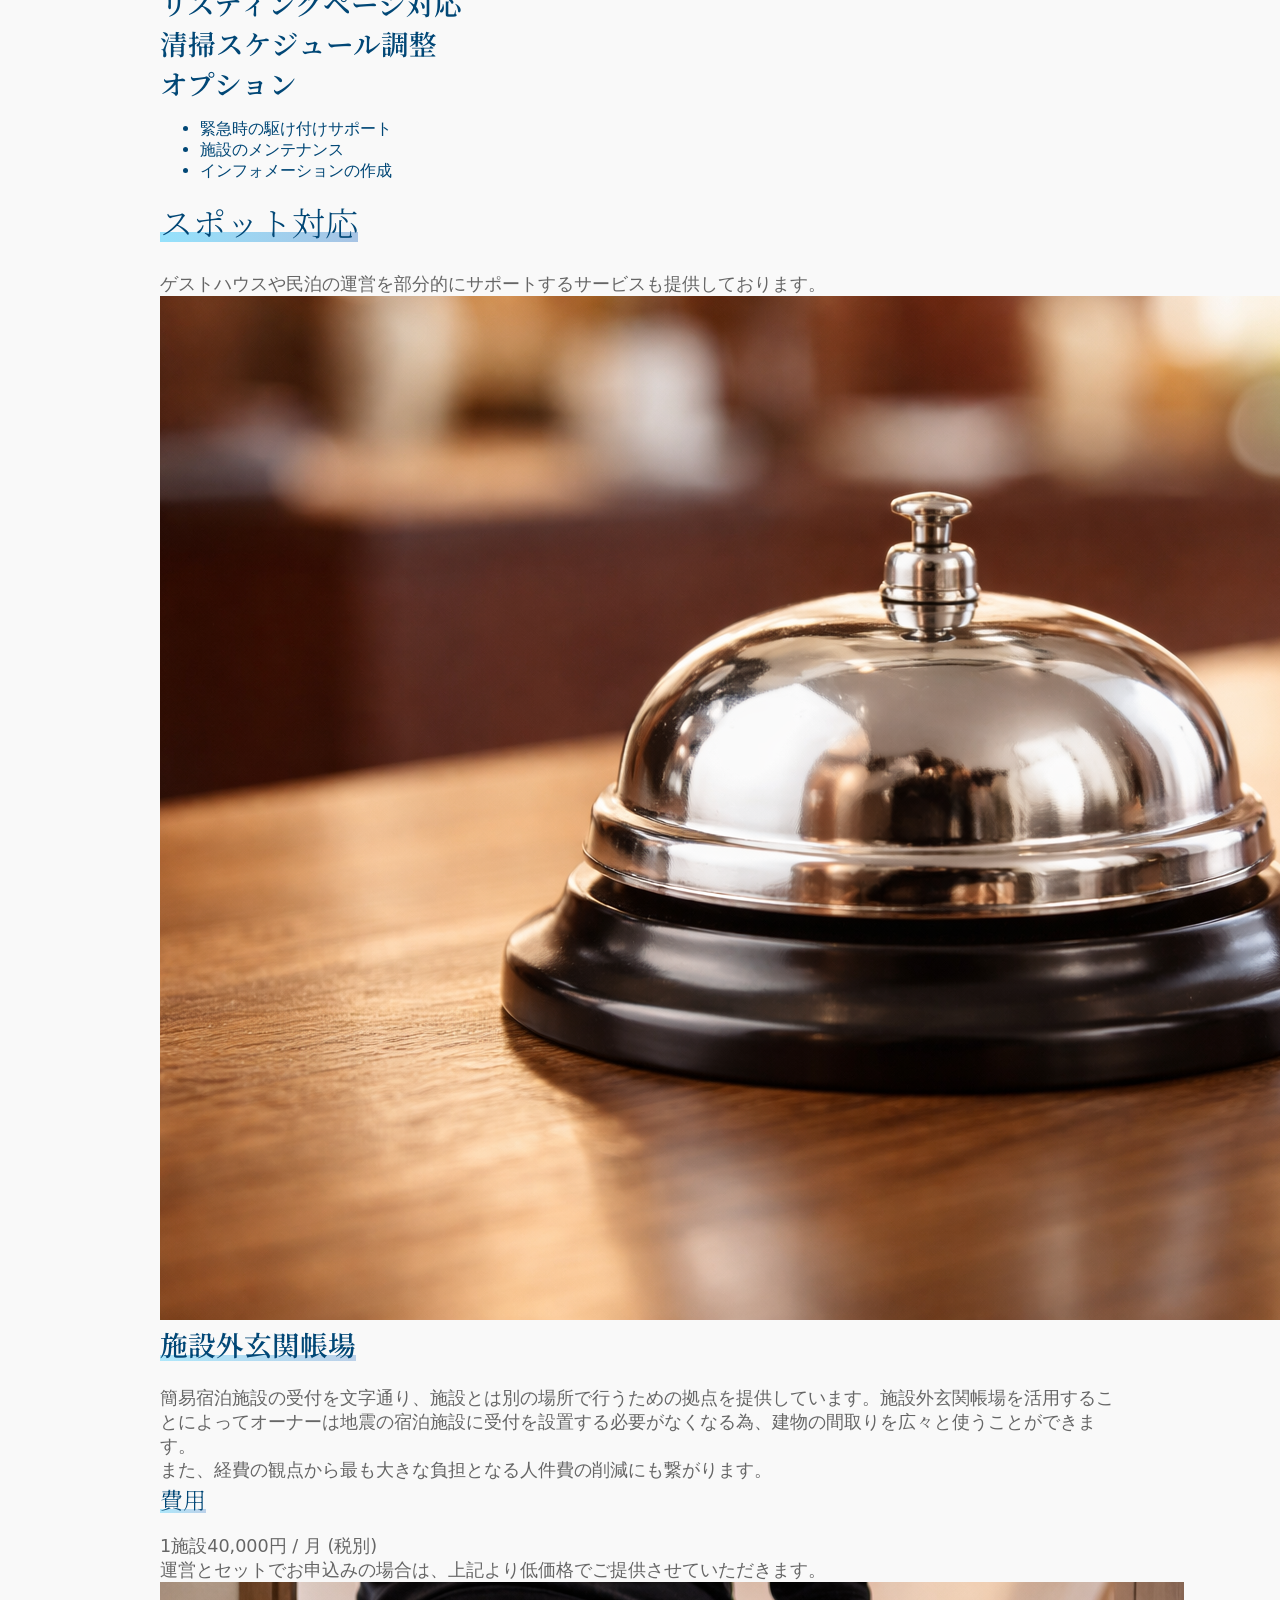
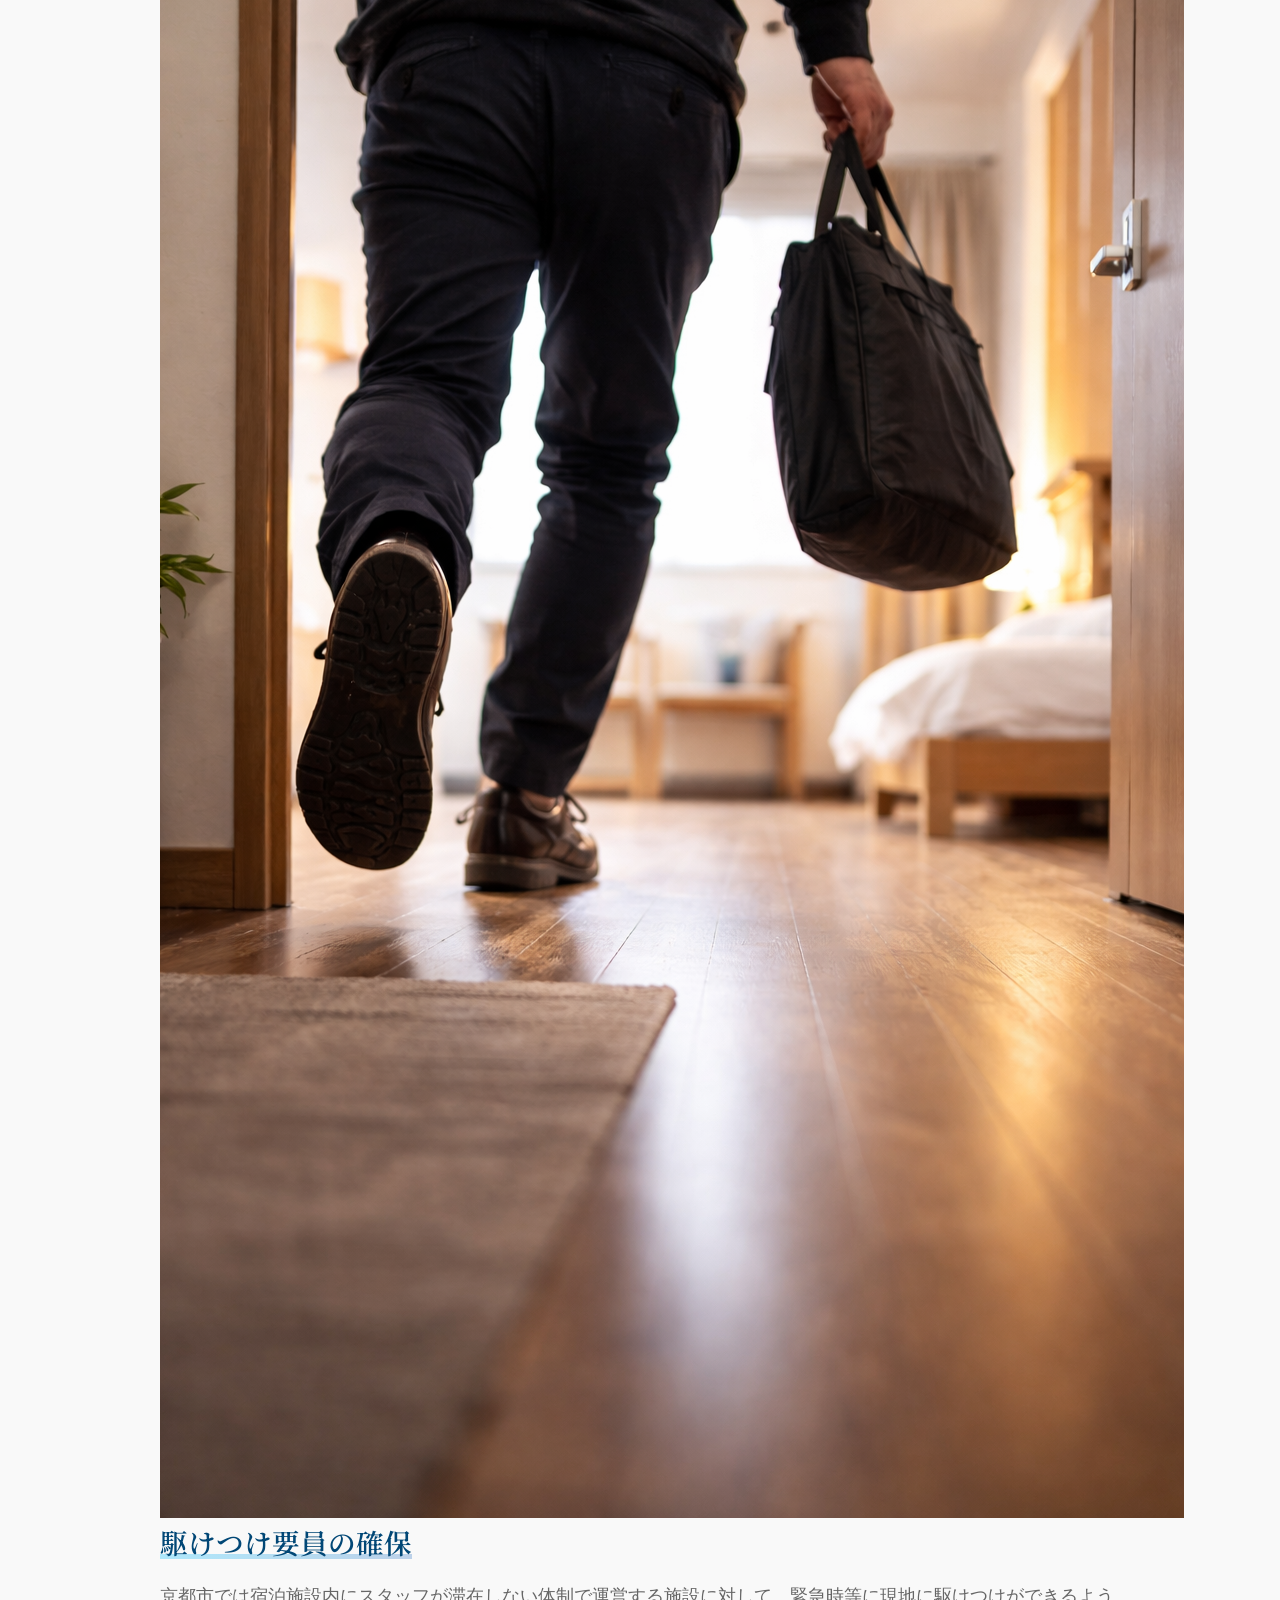
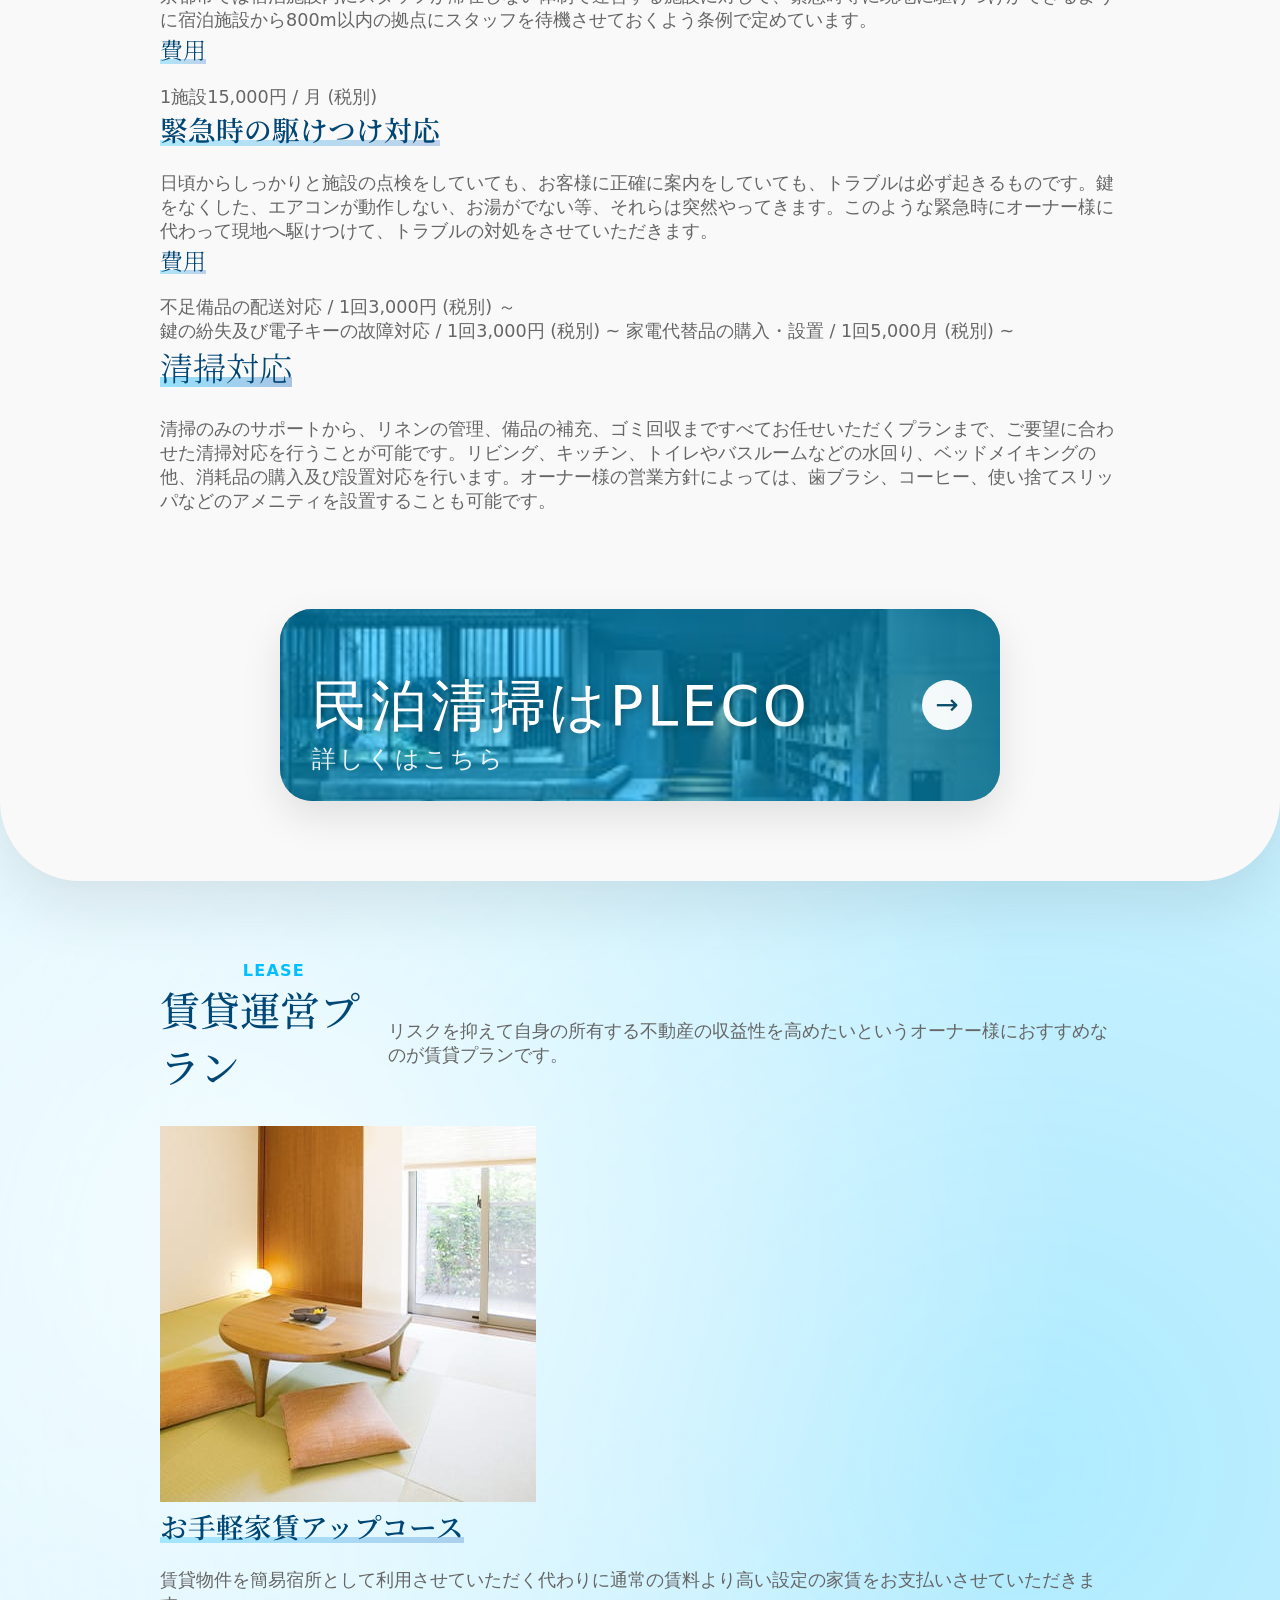
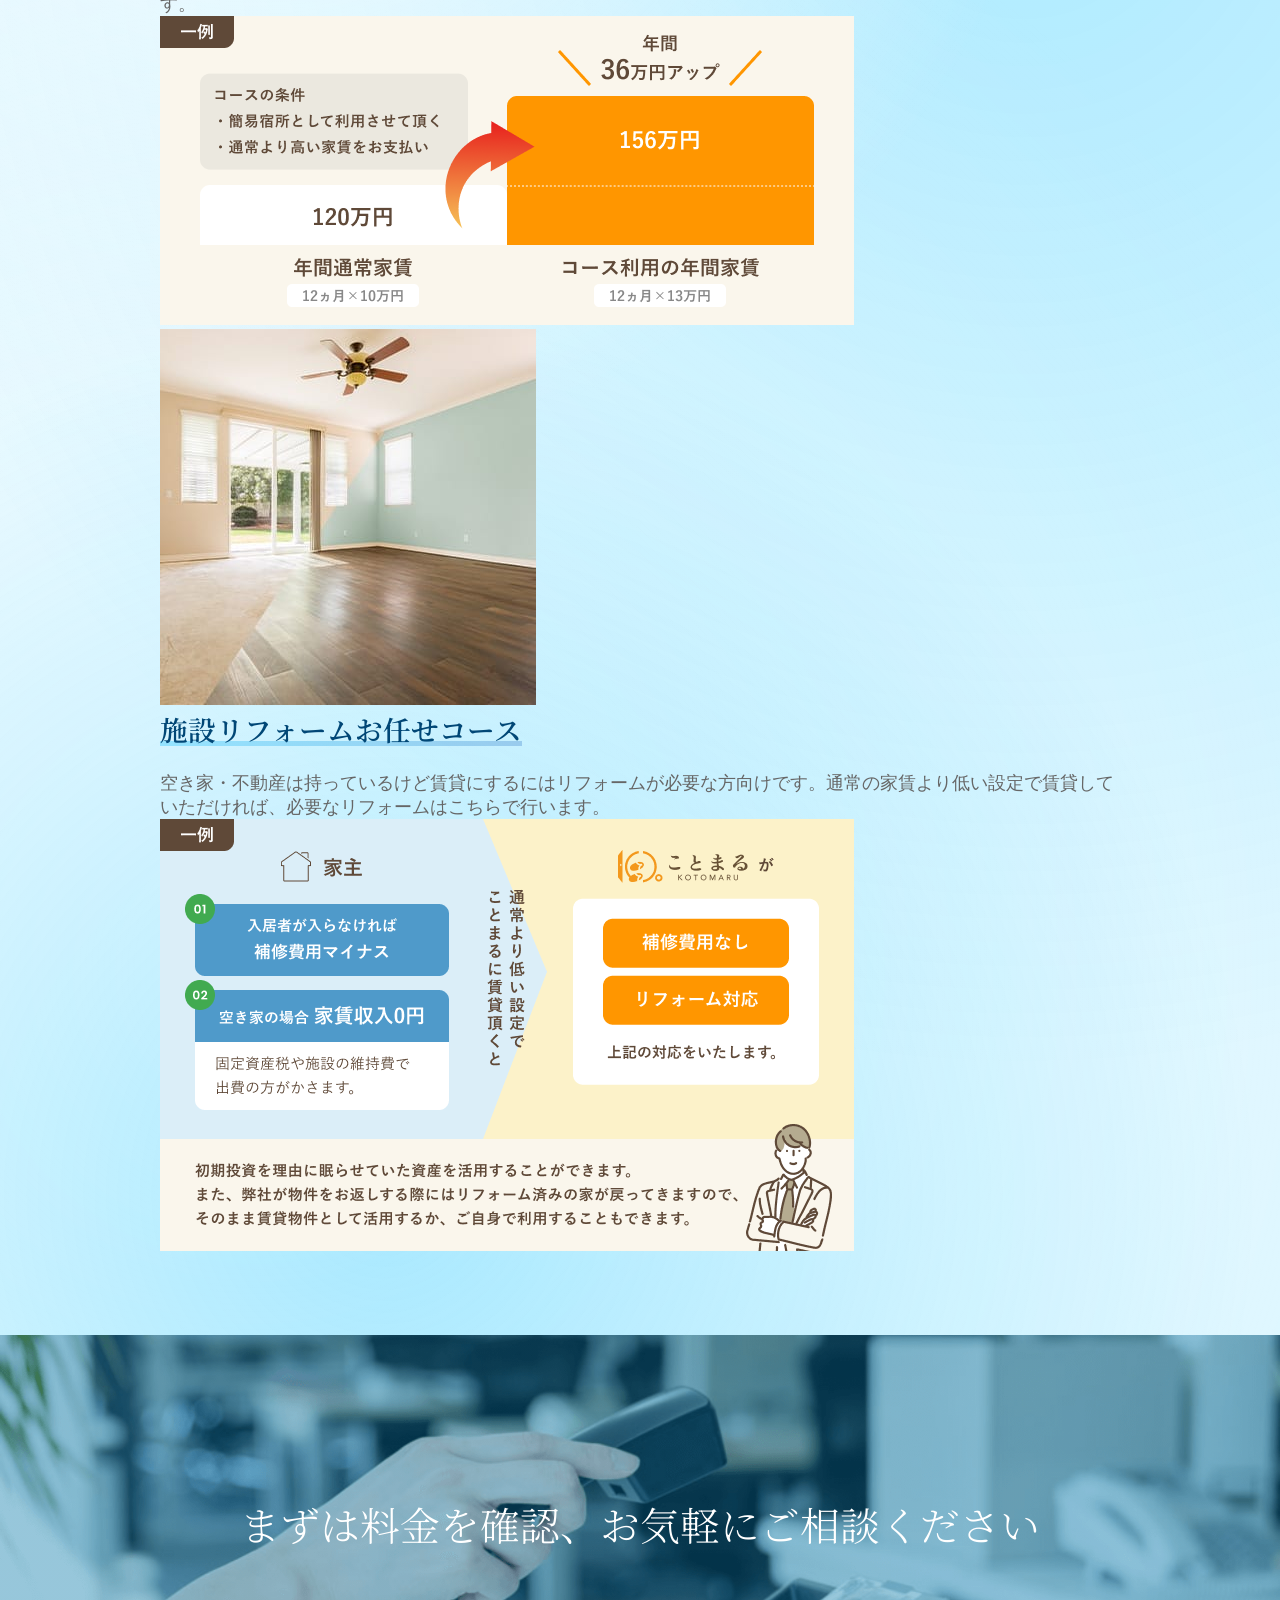
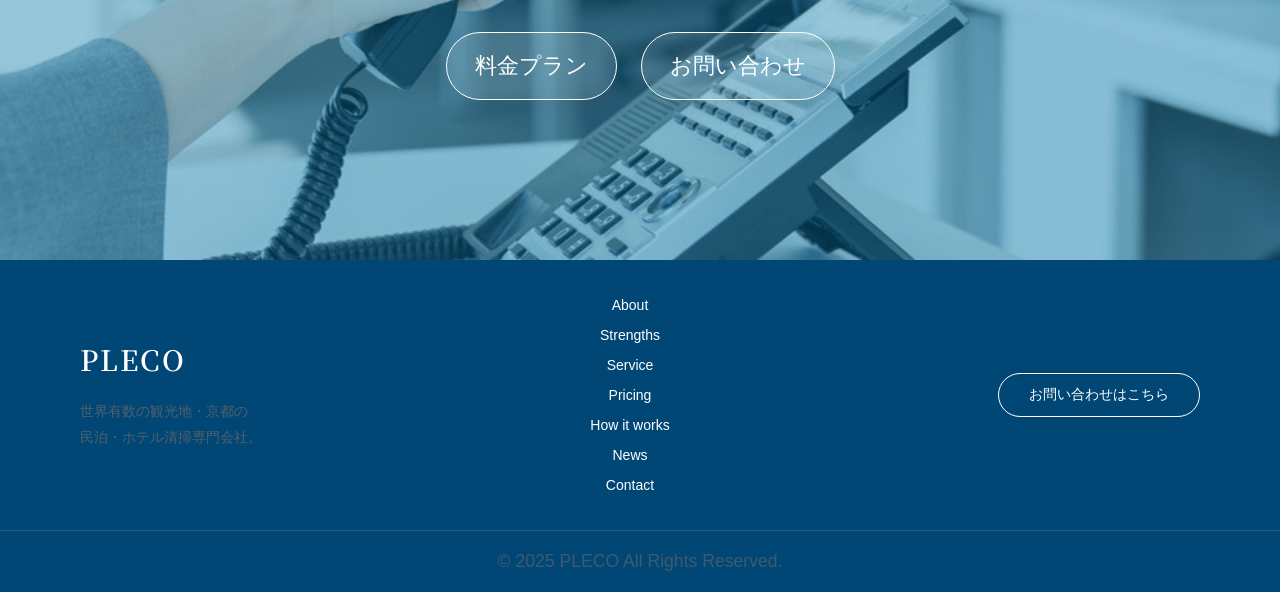
<file: frontend/price.html>
<!DOCTYPE html>
<html lang="ja">
<head>
  <meta charset="UTF-8">
  <meta name="viewport" content="width=device-width, initial-scale=1.0">
  <title>料金プラン | 株式会社PLECO</title>
  <link rel="icon" type="image/png" href="../images/logo/ロゴ-グラデーション.png">
  <link rel="stylesheet" href="css/variables.css">
  <link rel="stylesheet" href="css/base.css">
  <link rel="stylesheet" href="css/header.css">
  <link rel="stylesheet" href="css/footer.css">
  <link rel="stylesheet" href="css/responsive.css">
  <link rel="stylesheet" href="css/price-page.css">
  <!-- font -->
  <link href="https://fonts.googleapis.com/css2?family=Noto+Serif+JP:wght@400;600;700&display=swap" rel="stylesheet">
</head>

<body class>
<!-- header -->
<header class="site-header">
  <div class="header-inner">
    <a class="brand" href="../frontend/index.html">
      <img src="../images/logo/PLECO-rogo.png" alt="株式会社PLECO" class="brand-logo">
      <div class="brand-name-wrapper">
        <div class="brand-name">株式会社PLECO</div>
        <div class="brand-sub">プロに任せる高品質な清掃代行</div>
      </div>
    </a>

    <nav class="nav">
      <a href="index.html#about">会社紹介</a>
      <a href="index.html#service-overview">サービス</a>
      <a href="startup-support.html">民泊開業支援</a>
      <a href="management.html">民泊運営代行</a>
      <a href="price.html">料金プラン</a>
      <a href="index.html#works">実績</a>
      <a href="news.html">お知らせ</a>
    </nav>

    <div class="header-cta">
      <a class="btn btn-ghost" href="price.html">料金プラン</a>
      <a class="btn" href="#contact">お問い合わせ</a>
    </div>

    <button class="hamburger" id="hamburger" aria-label="メニュー">
      <span></span><span></span><span></span>
    </button>
  </div>

  <!-- sp menu -->
  <div class="sp-menu" id="spMenu">
    <a href="index.html#about">会社紹介</a>
    <a href="service-overview.html">サービス</a>
    <a href="startup-support.html">民泊開業支援</a>
    <a href="management.html">民泊運営代行</a>
    <a href="price.html">料金プラン</a>
    <a href="index.html#works">実績</a>
    <a href="news.html">お知らせ</a>
  </div>
</header>

<!-- main -->
<main>

  <section class="hero fade-up">

    <div class="section-header fade-up">
      <div class="section-title">
        <span>PRICE</span>
        <h1>料金プラン</h1>
        <h2>運営サポートは大きく分けると2つのコースがあります。</h2>
      </div>
    </div>


    <div class="hero-cards fade-up">
      <!-- ① オーナー運営プラン -->
      <article class="hero-card">
        <div class="hero-card-head">
          <h3>オーナー運営プラン</h3>
        </div>

        <div class="hero-card-content">
          <div class="hero-card-text">
            <p >
              物件調査、事業計画、必要な工事、各種申請など、
              民泊を始めるために必要な準備をサポートします。
            </p>
            <div class="more">
              <span class="more-text">プランを見る</span>
              <a href="#startup-support" class="circle-btn">
                <span class="arrow arrow-default">↓</span>
                <span class="arrow arrow-hover">↓</span>
              </a>
            </div>
          </div>

          <img src="../images/price/price-card1.png" alt="オーナー運営プラン">
        </div>

      </article>

      <!-- ② 賃貸運営プラン -->
      <article class="hero-card">
        <div class="hero-card-head">
          <h3>賃貸運営プラン</h3>
        </div>

        <div class="hero-card-content">
          <div class="hero-card-text">
            <p>
              予約サイト管理、ゲスト対応、レビュー管理、清掃調整など、開業後の運営を継続的にサポートします。
            </p>
            <div class="more">
              <span class="more-text">プランを見る</span>
              <a href="#management" class="circle-btn">
                <span class="arrow arrow-default">↓</span>
                <span class="arrow arrow-hover">↓</span>
              </a>
            </div>
          </div>
          <img src="../images/price/price-card2.png" alt="賃貸運営プラン">
        </div>
      </article>
    </div>

  </section>

  <!-- owner -->
  <section class="owner overlap-section">

    <div class="owner-inner">
      
      <div class="section-header fade-up">
        <div class="section-title">
          <span>OWNER</span>
          <h2>オーナー運営プラン</h2>
        </div>
      <p>
          運営の⼀部サポートから丸投げまでオーナー様の希望に合わせたプランでサポートさせていただきます。<br>
          オーナー様がご⾃⾝の名義で宿泊施設を開業するプランです。<br>
          旅館業の申請、建物の⼯事、インテリア、そのほか、⽔光熱費などのインフラ費⽤をすべてご⾃⾝で負担をします。<br>
          リスクを取る分、売り上げの配分も⼤きくなります。
      </p>
      </div>

      <div class="owner-cards">
        <div class="owner-card card1">

          <div class="owner-card-header">
            <span>メッセージ対応プラン</span>
            <h3>運営代行プラン</h3>
            <p>
              民泊やゲストハウスの利用者は、大半が海外のお客様。清掃や施設の管理は対応できるが、言葉の壁や夜間・休日のメール対応はサポートして欲しい。<br>
              そんな、一部の運営にお悩みの方向けのプランです。
            </p>
          </div>

          <div class="owner-card-section owner-card-section--center">
            <p>総売り上げの<span class="percent">10%</span></p>
          </div>

          <div class="owner-card-section">
            <h4>アカウント管理</h4>
            <ul>
              <li>メッセージ対応</li>
              <li>多言語対応</li>
              <li>レビュー管理</li>
              <li>カレンダー管理</li>
              <li>宿泊料金調整</li>
            </ul>
          </div>

          <div class="owner-card-section is-disabled">
            <h4>清掃管理</h4>
            <ul>
              <li>シフト管理</li>
              <li>清掃の手配</li>
              <li>リネンレンタル</li>
              <li>備品の管理</li>
            </ul>
          </div>

          <div class="owner-card-section">
            <h4>宿泊金額最適化</h4>
          </div>

          <div class="owner-card-section">
            <h4>リスティングページ対応</h4>
          </div>

          <div class="owner-card-section is-disabled">
            <h4>清掃スケジュール調整</h4>
          </div>

          <div class="owner-card-section owner-card-section--center owner-card-section--option">
            <h4>オプション</h4>
            <ul>
              <li>緊急時の駆け付けサポート</li>
              <li>施設のメンテナンス</li>
              <li>インフォメーションの作成</li>
            </ul>
          </div>

        </div>
        <div class="owner-card card2">

          <div class="owner-card-header">
            <span>清掃以外の運営管理</span>
            <h3>お任せプラン</h3>
            <p>
              運用代行プランに清掃会社、あるいは清掃スタッフのシフト管理といったサポートが追加。<br>
              運営のうち、清掃や備品管理以外をすべてお任せしたい方向けのプランです。
            </p>
          </div>

          <div class="owner-card-section owner-card-section--center">
            <p>総売り上げの<span class="percent">15%</span></p>
          </div>

          <div class="owner-card-section">
            <h4>アカウント管理</h4>
            <ul>
              <li>メッセージ対応</li>
              <li>多言語対応</li>
              <li>レビュー管理</li>
              <li>カレンダー管理</li>
              <li>宿泊料金調整</li>
            </ul>
          </div>

          <div class="owner-card-section">
            <h4>清掃管理</h4>
            <ul>
              <li>シフト管理</li>
              <li class="is-disabled">清掃の手配</li>
              <li class="is-disabled">リネンレンタル</li>
              <li class="is-disabled">備品の管理</li>
            </ul>
          </div>

          <div class="owner-card-section">
            <h4>宿泊金額最適化</h4>
          </div>

          <div class="owner-card-section">
            <h4>リスティングページ対応</h4>
          </div>

          <div class="owner-card-section">
            <h4>清掃スケジュール調整</h4>
          </div>

          <div class="owner-card-section owner-card-section--center owner-card-section--option">
            <h4>オプション</h4>
            <ul>
              <li>緊急時の駆け付けサポート</li>
              <li>施設のメンテナンス</li>
              <li>インフォメーションの作成</li>
            </ul>
          </div>

        </div>
        <div class="owner-card card3">

          <div class="owner-card-header">
            <span>すべてお任せ</span>
            <h3>運用丸投げプラン</h3>
            <p>
              特別な事情を除いてオーナーは運営管理にほぼ関与しない完全丸投げプランです。<br>
              アカウントの運用から施設の管理、清掃や備品の手配まですべて当社にてサポートさせていただきます。<br>
              他府県や海外にお住まいのオーナー様向けです。
            </p>
          </div>

          <div class="owner-card-section owner-card-section--center">
            <p>総売り上げの<span class="percent">20%</span></p>
            <span class="note">※清掃費・備品は別途</span>
          </div>

          <div class="owner-card-section">
            <h4>アカウント管理</h4>
            <ul>
              <li>メッセージ対応</li>
              <li>多言語対応</li>
              <li>レビュー管理</li>
              <li>カレンダー管理</li>
              <li>宿泊料金調整</li>
            </ul>
          </div>

          <div class="owner-card-section">
            <h4>清掃管理</h4>
            <ul>
              <li>シフト管理</li>
              <li>清掃の手配</li>
              <li>リネンレンタル</li>
              <li>備品の管理</li>
            </ul>
          </div>

          <div class="owner-card-section">
            <h4>宿泊金額最適化</h4>
          </div>

          <div class="owner-card-section">
            <h4>リスティングページ対応</h4>
          </div>

          <div class="owner-card-section">
            <h4>清掃スケジュール調整</h4>
          </div>

          <div class="owner-card-section owner-card-section--center owner-card-section--option">
            <h4>オプション</h4>
            <ul>
              <li>緊急時の駆け付けサポート</li>
              <li>施設のメンテナンス</li>
              <li>インフォメーションの作成</li>
            </ul>
          </div>

        </div>
      </div>

      <section class="spot">

        <div class="spot-header">
          <h3 class="underline-h3 fade-up">スポット対応</h3>
          <p>
            ゲストハウスや民泊の運営を部分的にサポートするサービスも提供しております。
          </p>
        </div>

        <div class="spot-content">
          <img src="../images/price/price-spot.png" alt="施設外玄関帳場">
          <div class="spot-content-text">
            <h4 class="underline-h4 fade-up">施設外玄関帳場</h4>
            <p>
              簡易宿泊施設の受付を文字通り、施設とは別の場所で行うための拠点を提供しています。施設外玄関帳場を活用することによってオーナーは地震の宿泊施設に受付を設置する必要がなくなる為、建物の間取りを広々と使うことができます。<br>
              また、経費の観点から最も大きな負担となる人件費の削減にも繋がります。
            </p>
            <h5 class="underline-h5">費用</h5>
            <p>
              1施設40,000円 / 月 (税別)<br>
              運営とセットでお申込みの場合は、上記より低価格でご提供させていただきます。
            </p>
          </div>
        </div>

        <div class="spot-content reverse">
          <img src="../images/price/price-spot2.png" alt="駆け付け対応">
          <div class="spot-content-text">

            <div class="spot-content-text1">
              <h4 class="underline-h4 fade-up">駆けつけ要員の確保</h4>
              <p>
                京都市では宿泊施設内にスタッフが滞在しない体制で運営する施設に対して、緊急時等に現地に駆けつけができるように宿泊施設から800m以内の拠点にスタッフを待機させておくよう条例で定めています。<br>
              </p>
              <h5 class="underline-h5">費用</h5>
              <p>
                1施設15,000円 / 月 (税別)
              </p>
            </div>

            <h4 class="underline-h4 fade-up">緊急時の駆けつけ対応</h4>
            <p>
              日頃からしっかりと施設の点検をしていても、お客様に正確に案内をしていても、トラブルは必ず起きるものです。鍵をなくした、エアコンが動作しない、お湯がでない等、それらは突然やってきます。このような緊急時にオーナー様に代わって現地へ駆けつけて、トラブルの対処をさせていただきます。<br>
            </p>
            <h5 class="underline-h5">費用</h5>
            <p>
              不足備品の配送対応 / 1回3,000円 (税別) ～<br>
              鍵の紛失及び電子キーの故障対応 / 1回3,000円 (税別) ~
              家電代替品の購入・設置 / 1回5,000月 (税別) ~
            </p>
          </div>
        </div>
      </section>

      <section class="cleaning">
        <div class="cleaning-header">
          <h3 class="underline-h3 fade-up">清掃対応</h3>
          <p>
            清掃のみのサポートから、リネンの管理、備品の補充、ゴミ回収まですべてお任せいただくプランまで、ご要望に合わせた清掃対応を行うことが可能です。リビング、キッチン、トイレやバスルームなどの水回り、ベッドメイキングの他、消耗品の購入及び設置対応を行います。オーナー様の営業方針によっては、歯ブラシ、コーヒー、使い捨てスリッパなどのアメニティを設置することも可能です。
          </p>
        </div>

        <!-- more-tile -->
        <section class="more-tile-wrapper fade-up">
          <a class="more-tile" href="management.html">
            <img src="../images/designershotel.jpg" alt="民泊清掃はPLECO">
            <span class="more-tile-title">民泊清掃はPLECO</span>
            <span class="more-tile-subtitle">詳しくはこちら</span>
            <span class="more-tile-arrow">→</span>
          </a>
        </section>
      </section>

    </div>

  </section>

  <!-- lease -->
  <section class="lease under-section">
    <div class="section-header fade-up">
      <div class="section-title">
        <span>LEASE</span>
        <h2>賃貸運営プラン</h2>
      </div>
      <p>
        リスクを抑えて⾃⾝の所有する不動産の収益性を⾼めたいというオーナー様におすすめなのが賃貸プランです。
      </p>
    </div>

    <section class="lease-course fade-up">

      <div class="lease-content">
        <div class="lease-content-left">
          <img src="../images/price/price-lease1.jpg" alt="お手軽家賃アップコース">
        </div>

        <div class="lease-content-right">
          <h4 class="underline-h4">お手軽家賃アップコース</h4>
          <p>
            賃貸物件を簡易宿所として利用させていただく代わりに通常の賃料より高い設定の家賃をお支払いさせていただきます。
          </p>
          <img src="../images/price/price-lease-ex1.png" alt="お手軽家賃アップコースの一例">
        </div>
      </div>

    </section>
    <section class="lease-course fade-up">

      <div class="lease-content">
        <div class="lease-content-left">
          <img src="../images/price/price-lease2.jpg" alt="お手軽家賃アップコース">
        </div>

        <div class="lease-content-right">
          <h4 class="underline-h4">施設リフォームお任せコース</h4>
          <p>
            空き家・不動産は持っているけど賃貸にするにはリフォームが必要な方向けです。通常の家賃より低い設定で賃貸していただければ、必要なリフォームはこちらで行います。
          </p>
          <img src="../images/price/price-lease-ex2.png" alt="施設リフォームお任せコースの一例">
        </div>
      </div>

    </section>

  </section>

  <!-- CTA -->
  <section class="final-cta">
    <div class="final-cta-inner fade-up">

      <h2>まずは料金を確認、お気軽にご相談ください</h2>

      <div class="final-cta-buttons">
        <a href="#" class="btn btn-lg fade-up">
          料金プラン
        </a>
        <a href="#" class="btn btn-lg fade-up">
          お問い合わせ
        </a>
      </div>

    </div>
  </section>

</main>

<!-- Footer -->
<footer class="footer">
  <div class="footer-inner">

    <div class="footer-left">
      <h2 class="footer-logo">PLECO</h2>
      <p>
        世界有数の観光地・京都の<br>
        民泊・ホテル清掃専門会社。
      </p>
    </div>

    <div class="footer-links">
      <ul>
        <li><a href="#">About</a></li>
        <li><a href="#">Strengths</a></li>
        <li><a href="#">Service</a></li>
        <li><a href="#">Pricing</a></li>
        <li><a href="#">How it works</a></li>
        <li><a href="#">News</a></li>
        <li><a href="#">Contact</a></li>
      </ul>
    </div>

    <div class="footer-contact">
      <a href="#" class="footer-btn">お問い合わせはこちら</a>
    </div>

  </div>

  <div class="footer-bottom">
    <p>© 2025 PLECO All Rights Reserved.</p>
  </div>
</footer>

<script src="./js/script.js"></script>
</body>
</file>
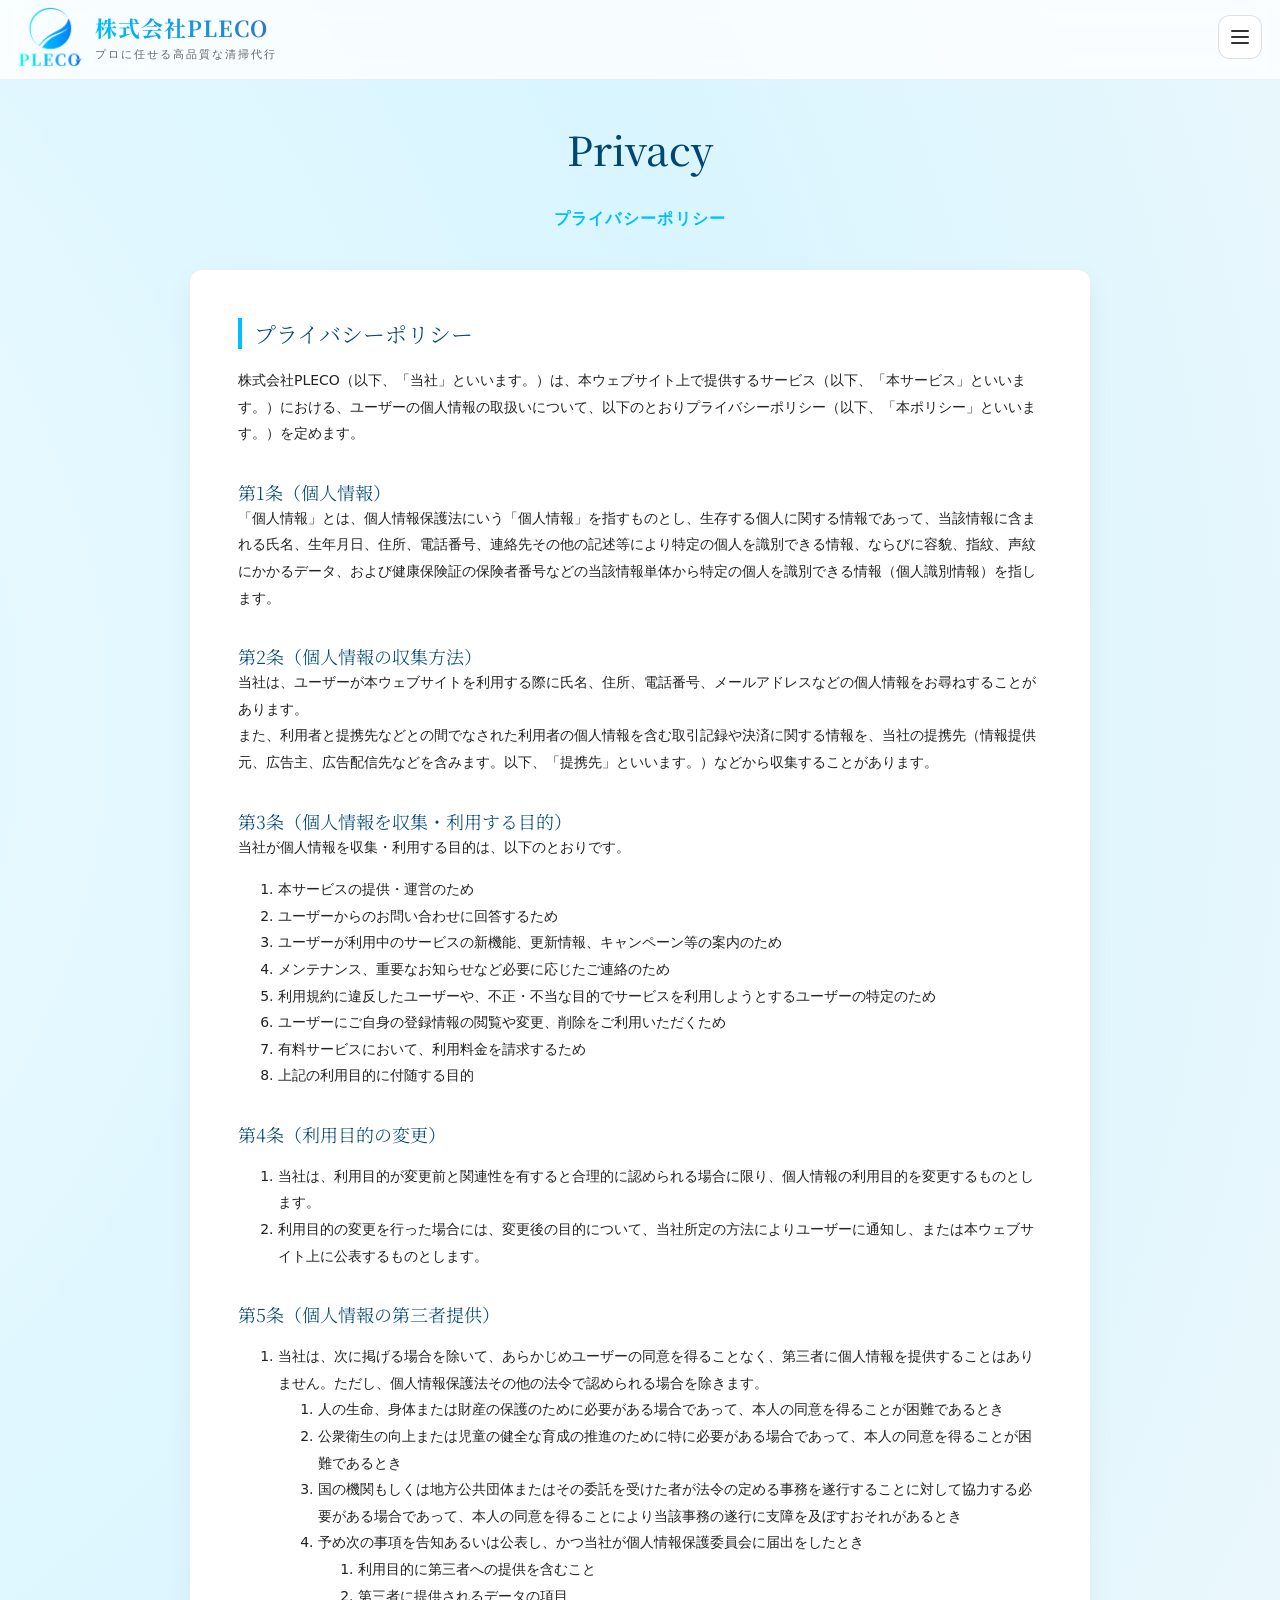
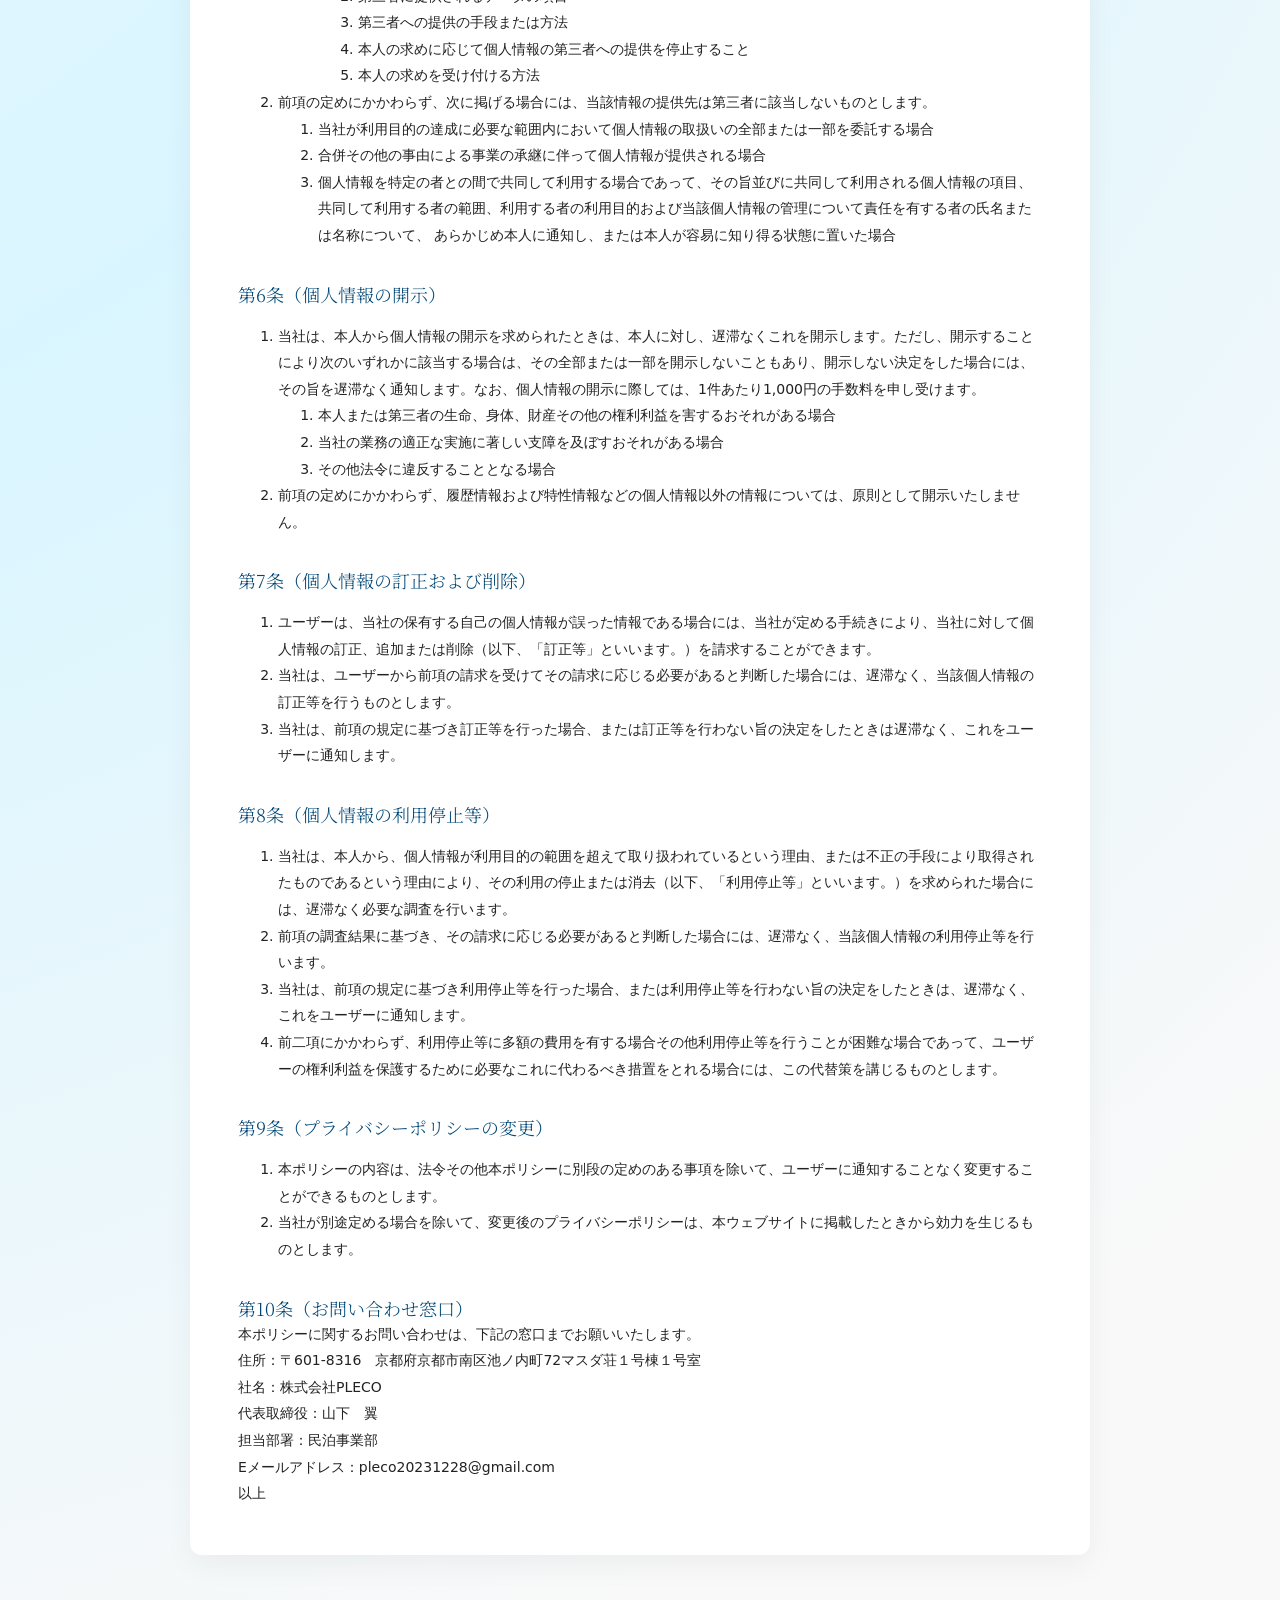
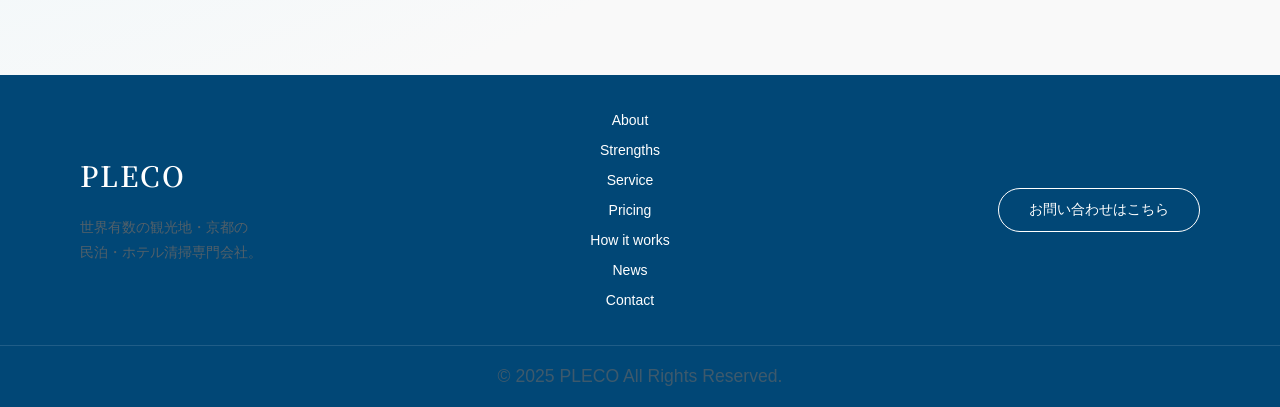
<file: frontend/privacy.html>
<!DOCTYPE html>
<html lang="ja">
<head>
  <meta charset="UTF-8">
  <meta name="viewport" content="width=device-width, initial-scale=1.0">
  <title>プライバシーポリシー | 株式会社PLECO</title>
  <link rel="icon" type="image/png" href="../images/logo/ロゴ-グラデーション.png">
  <link rel="stylesheet" href="css/variables.css">
  <link rel="stylesheet" href="css/base.css">
  <link rel="stylesheet" href="css/header.css">
  <link rel="stylesheet" href="css/footer.css">
  <link rel="stylesheet" href="css/privacy-page.css">
  <link rel="stylesheet" href="css/responsive.css">
  <!-- font -->
  <link href="https://fonts.googleapis.com/css2?family=Noto+Serif+JP:wght@400;600;700&display=swap" rel="stylesheet">
</head>

<body class="grad-bgc">
<!-- header -->
<header class="site-header">
  <div class="header-inner">
    <a class="brand" href="../frontend/index.html">
      <img src="../images/logo/PLECO-rogo.png" alt="株式会社PLECO" class="brand-logo">
      <div class="brand-name-wrapper">
        <div class="brand-name">株式会社PLECO</div>
        <div class="brand-sub">プロに任せる高品質な清掃代行</div>
      </div>
    </a>

    <nav class="nav">
      <a href="about.html">会社紹介</a>
      <a href="index.html#service-overview">サービス</a>
      <a href="startup-support.html">民泊開業支援</a>
      <a href="management.html">民泊運営代行</a>
      <a href="price.html">料金表</a>
      <a href="index.html#works">実績</a>
      <a href="index.html#faq">よくあるご質問</a>
      <a href="index.html#recruit">採用情報</a>
      <a href="index.html#news">お知らせ</a>
    </nav>

    <div class="header-cta">
      <a class="btn btn-ghost" href="simulation.html">料金シミュレーション</a>
      <a class="btn" href="#contact">お問い合わせ</a>
    </div>

    <button class="hamburger" id="hamburger" aria-label="メニュー">
      <span></span><span></span><span></span>
    </button>
  </div>

  <!-- sp menu -->
  <div class="sp-menu" id="spMenu">
    <a href="about.html">会社紹介</a>
    <a href="index.html#service-overview">サービス</a>
    <a href="startup-support.html">民泊開業支援</a>
    <a href="management.html">民泊運営代行</a>
    <a href="price.html">料金表</a>
    <a href="index.html#works">実績</a>
    <a href="index.html#faq">よくあるご質問</a>
    <a href="index.html#recruit">採用情報</a>
    <a href="index.html#news">お知らせ</a>
  </div>
</header>

<!-- main -->
<main class="privacy-page">
  <div class="section-title page-title">
    <h2>Privacy</h2>
    <span class="section-ja">プライバシーポリシー</span>
  </div>

  <section class="privacy-content container">
    <h2 class="privacy-heading">プライバシーポリシー</h2>
    <p>
      株式会社PLECO（以下、「当社」といいます。）は、本ウェブサイト上で提供するサービス（以下、「本サービス」といいます。）における、ユーザーの個人情報の取扱いについて、以下のとおりプライバシーポリシー（以下、「本ポリシー」といいます。）を定めます。
    </p>

    <h3>第1条（個人情報）</h3>
    <p>
     「個人情報」とは、個人情報保護法にいう「個人情報」を指すものとし、生存する個人に関する情報であって、当該情報に含まれる氏名、生年月日、住所、電話番号、連絡先その他の記述等により特定の個人を識別できる情報、ならびに容貌、指紋、声紋にかかるデータ、および健康保険証の保険者番号などの当該情報単体から特定の個人を識別できる情報（個人識別情報）を指します。
    </p>

    <h3>第2条（個人情報の収集方法）</h3>
    <p>
      当社は、ユーザーが本ウェブサイトを利用する際に氏名、住所、電話番号、メールアドレスなどの個人情報をお尋ねすることがあります。<br>
      また、利用者と提携先などとの間でなされた利用者の個人情報を含む取引記録や決済に関する情報を、当社の提携先（情報提供元、広告主、広告配信先などを含みます。以下、「提携先」といいます。）などから収集することがあります。
    </p>

    <h3>第3条（個人情報を収集・利用する目的）</h3>
    <p>当社が個人情報を収集・利用する目的は、以下のとおりです。</p>
    <ol>
      <li>本サービスの提供・運営のため</li>
      <li>ユーザーからのお問い合わせに回答するため</li>
      <li>ユーザーが利用中のサービスの新機能、更新情報、キャンペーン等の案内のため</li>
      <li>メンテナンス、重要なお知らせなど必要に応じたご連絡のため</li>
      <li>利用規約に違反したユーザーや、不正・不当な目的でサービスを利用しようとするユーザーの特定のため</li>
      <li>ユーザーにご自身の登録情報の閲覧や変更、削除をご利用いただくため</li>
      <li>有料サービスにおいて、利用料金を請求するため</li>
      <li>上記の利用目的に付随する目的</li>
    </ol>

    <h3>第4条（利用目的の変更）</h3>
    <ol>
      <li>当社は、利用目的が変更前と関連性を有すると合理的に認められる場合に限り、個人情報の利用目的を変更するものとします。</li>
      <li>利用目的の変更を行った場合には、変更後の目的について、当社所定の方法によりユーザーに通知し、または本ウェブサイト上に公表するものとします。</li>
    </ol>

    <h3>第5条（個人情報の第三者提供）</h3>
    <ol>
      <li>
        当社は、次に掲げる場合を除いて、あらかじめユーザーの同意を得ることなく、第三者に個人情報を提供することはありません。ただし、個人情報保護法その他の法令で認められる場合を除きます。
        <ol>
          <li>人の生命、身体または財産の保護のために必要がある場合であって、本人の同意を得ることが困難であるとき</li>
          <li>公衆衛生の向上または児童の健全な育成の推進のために特に必要がある場合であって、本人の同意を得ることが困難であるとき</li>
          <li>国の機関もしくは地方公共団体またはその委託を受けた者が法令の定める事務を遂行することに対して協力する必要がある場合であって、本人の同意を得ることにより当該事務の遂行に支障を及ぼすおそれがあるとき</li>
          <li>
            予め次の事項を告知あるいは公表し、かつ当社が個人情報保護委員会に届出をしたとき
            <ol>
              <li>利用目的に第三者への提供を含むこと</li>
              <li>第三者に提供されるデータの項目</li>
              <li>第三者への提供の手段または方法</li>
              <li>本人の求めに応じて個人情報の第三者への提供を停止すること</li>
              <li>本人の求めを受け付ける方法</li>
            </ol>
          </li>
        </ol>
      </li>

      <li>
        前項の定めにかかわらず、次に掲げる場合には、当該情報の提供先は第三者に該当しないものとします。
        <ol>
          <li>当社が利用目的の達成に必要な範囲内において個人情報の取扱いの全部または一部を委託する場合</li>
          <li>合併その他の事由による事業の承継に伴って個人情報が提供される場合</li>
          <li>
            個人情報を特定の者との間で共同して利用する場合であって、その旨並びに共同して利用される個人情報の項目、
            共同して利用する者の範囲、利用する者の利用目的および当該個人情報の管理について責任を有する者の氏名または名称について、
            あらかじめ本人に通知し、または本人が容易に知り得る状態に置いた場合
          </li>
        </ol>
      </li>
    </ol>

    <h3>第6条（個人情報の開示）</h3>
    <ol>
      <li>
        当社は、本人から個人情報の開示を求められたときは、本人に対し、遅滞なくこれを開示します。ただし、開示することにより次のいずれかに該当する場合は、その全部または一部を開示しないこともあり、開示しない決定をした場合には、その旨を遅滞なく通知します。なお、個人情報の開示に際しては、1件あたり1,000円の手数料を申し受けます。
        <ol>
          <li>本人または第三者の生命、身体、財産その他の権利利益を害するおそれがある場合</li>
          <li>当社の業務の適正な実施に著しい支障を及ぼすおそれがある場合</li>
          <li>その他法令に違反することとなる場合</li>
        </ol>
      </li>
      <li>
        前項の定めにかかわらず、履歴情報および特性情報などの個人情報以外の情報については、原則として開示いたしません。
      </li>
    </ol>

    <h3>第7条（個人情報の訂正および削除）</h3>
    <ol>
      <li>
        ユーザーは、当社の保有する自己の個人情報が誤った情報である場合には、当社が定める手続きにより、当社に対して個人情報の訂正、追加または削除（以下、「訂正等」といいます。）を請求することができます。
      </li>
      <li>
        当社は、ユーザーから前項の請求を受けてその請求に応じる必要があると判断した場合には、遅滞なく、当該個人情報の訂正等を行うものとします。
      </li>
      <li>
        当社は、前項の規定に基づき訂正等を行った場合、または訂正等を行わない旨の決定をしたときは遅滞なく、これをユーザーに通知します。
      </li>
    </ol>

    <h3>第8条（個人情報の利用停止等）</h3>
    <ol>
      <li>
        当社は、本人から、個人情報が利用目的の範囲を超えて取り扱われているという理由、または不正の手段により取得されたものであるという理由により、その利用の停止または消去（以下、「利用停止等」といいます。）を求められた場合には、遅滞なく必要な調査を行います。
      </li>

      <li>
        前項の調査結果に基づき、その請求に応じる必要があると判断した場合には、遅滞なく、当該個人情報の利用停止等を行います。
      </li>
      <li>
        当社は、前項の規定に基づき利用停止等を行った場合、または利用停止等を行わない旨の決定をしたときは、遅滞なく、これをユーザーに通知します。
      </li>
      <li>
        前二項にかかわらず、利用停止等に多額の費用を有する場合その他利用停止等を行うことが困難な場合であって、ユーザーの権利利益を保護するために必要なこれに代わるべき措置をとれる場合には、この代替策を講じるものとします。
      </li>
    </ol>

    <h3>第9条（プライバシーポリシーの変更）</h3>
    <ol>
      <li>
        本ポリシーの内容は、法令その他本ポリシーに別段の定めのある事項を除いて、ユーザーに通知することなく変更することができるものとします。
      </li>
      <li>
        当社が別途定める場合を除いて、変更後のプライバシーポリシーは、本ウェブサイトに掲載したときから効力を生じるものとします。
      </li>
    </ol>

    <h3>第10条（お問い合わせ窓口）</h3>
    <p>
      本ポリシーに関するお問い合わせは、下記の窓口までお願いいたします。
    </p>
    <p>
      住所：〒601-8316　京都府京都市南区池ノ内町72マスダ荘１号棟１号室<br>
      社名：株式会社PLECO<br>
      代表取締役：山下　翼<br>
      担当部署：民泊事業部<br>
      Eメールアドレス：pleco20231228@gmail.com<br>
      以上
    </p>
    
  </section>
</main>

<!-- Footer -->
<footer class="footer">
  <div class="footer-inner">

    <div class="footer-left">
      <h2 class="footer-logo">PLECO</h2>
      <p>
        世界有数の観光地・京都の<br>
        民泊・ホテル清掃専門会社。
      </p>
    </div>

    <div class="footer-links">
      <ul>
        <li><a href="#">About</a></li>
        <li><a href="#">Strengths</a></li>
        <li><a href="#">Service</a></li>
        <li><a href="#">Pricing</a></li>
        <li><a href="#">How it works</a></li>
        <li><a href="#">News</a></li>
        <li><a href="#">Contact</a></li>
      </ul>
    </div>

    <div class="footer-contact">
      <a href="#" class="footer-btn">お問い合わせはこちら</a>
    </div>

  </div>

  <div class="footer-bottom">
    <p>© 2025 PLECO All Rights Reserved.</p>
  </div>
</footer>

<script src="./js/script.js"></script>
</body>
</file>
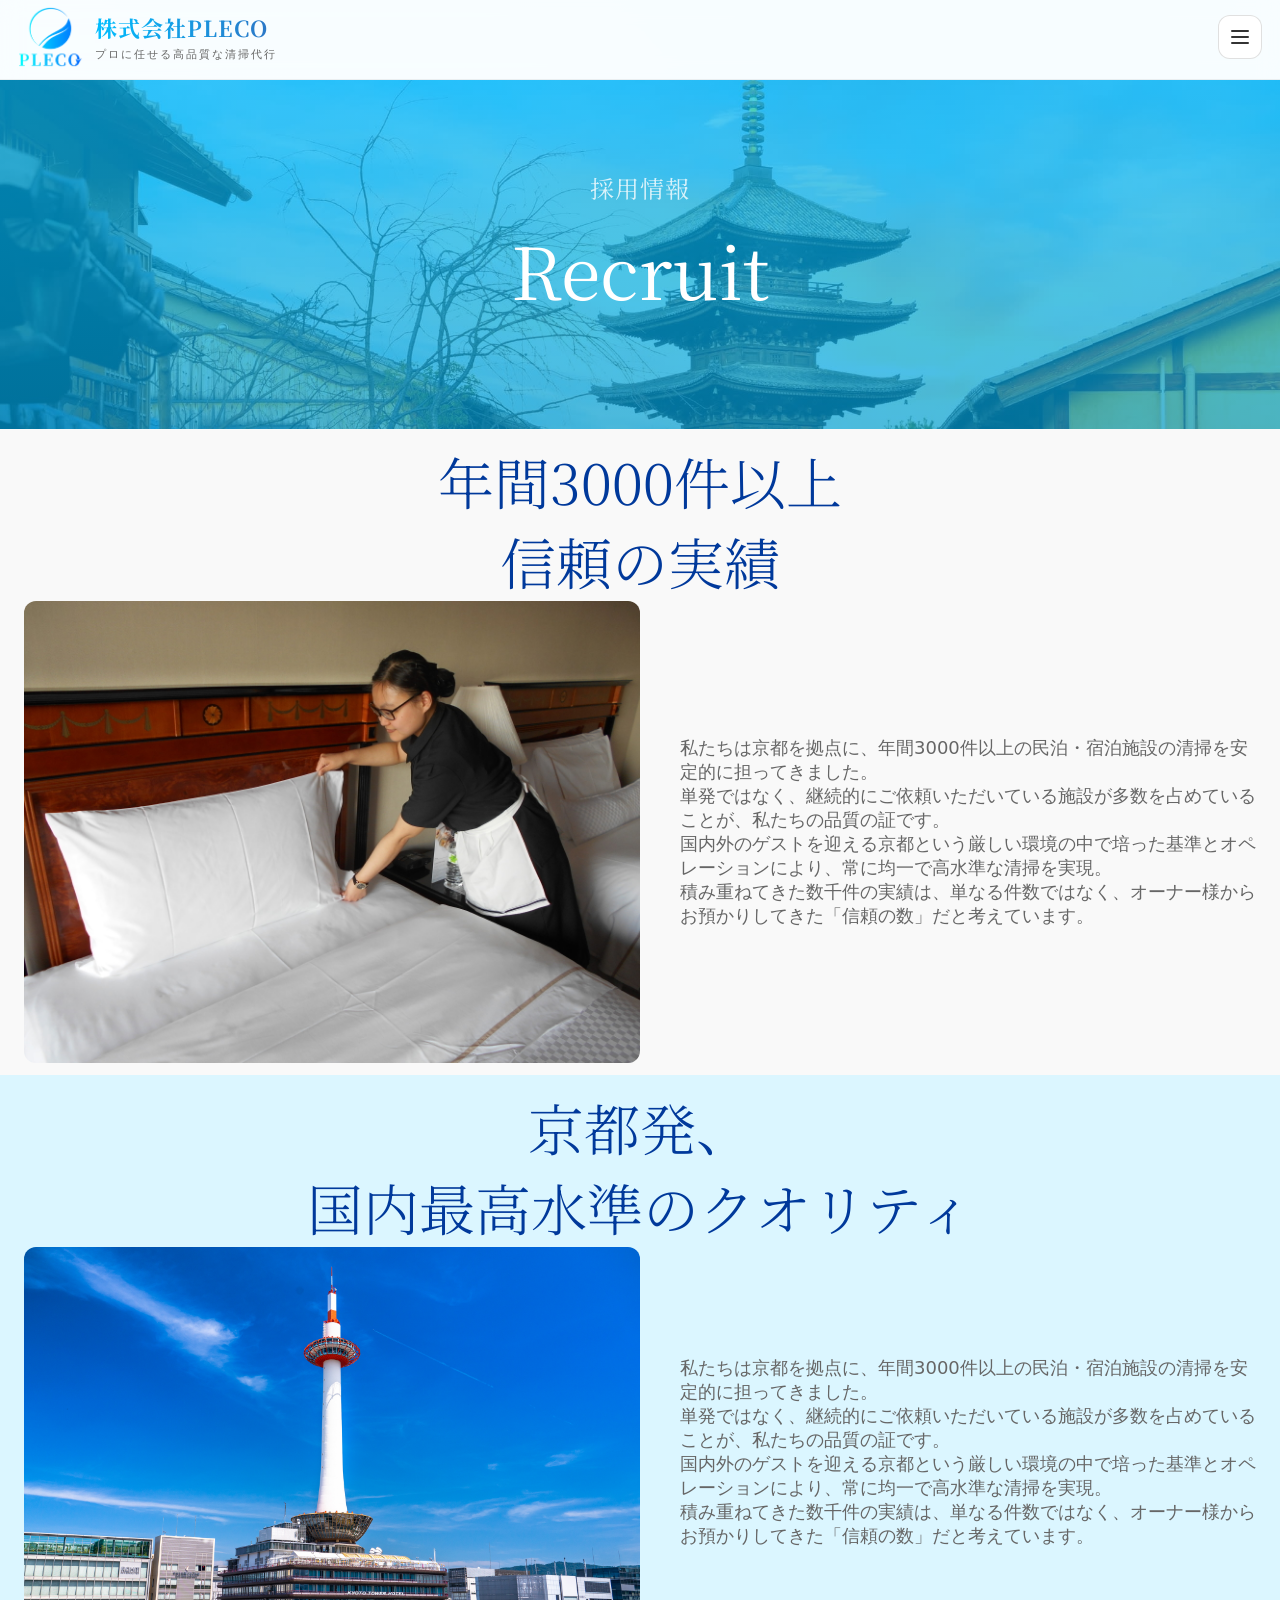
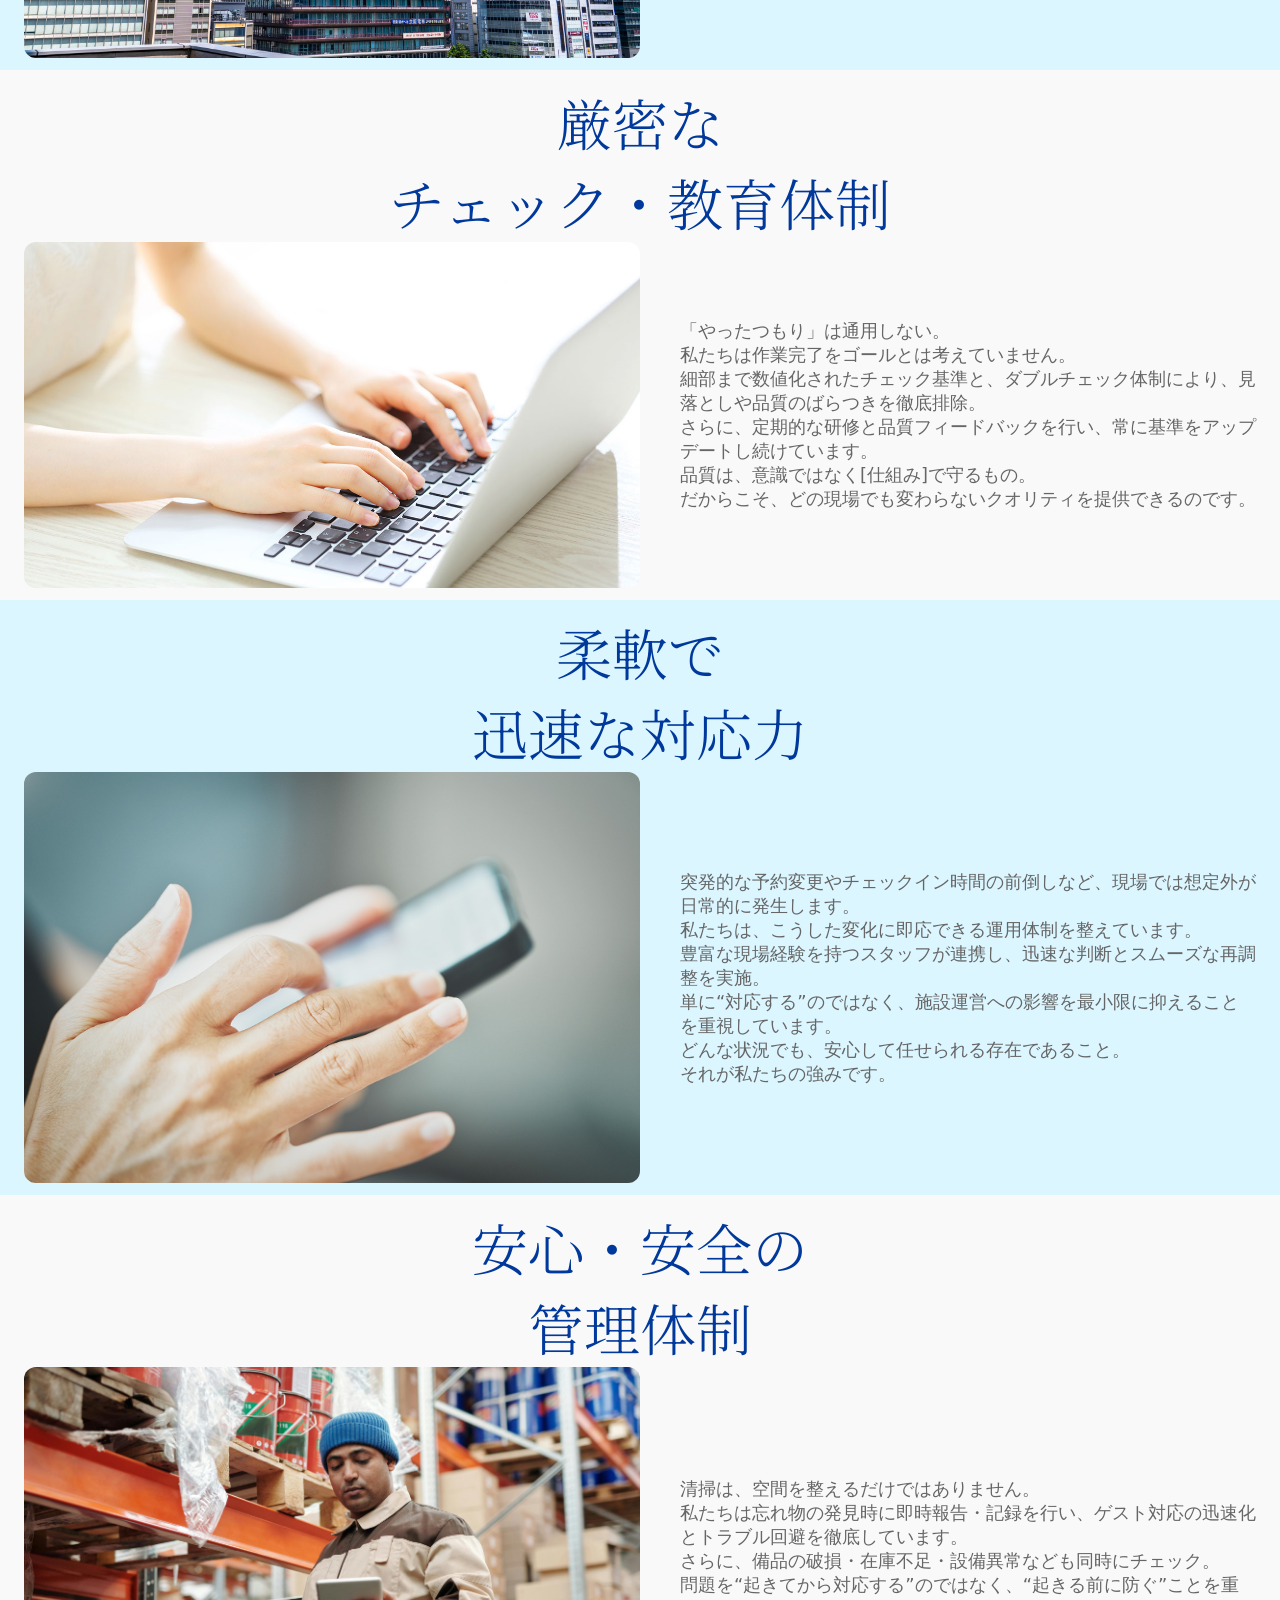
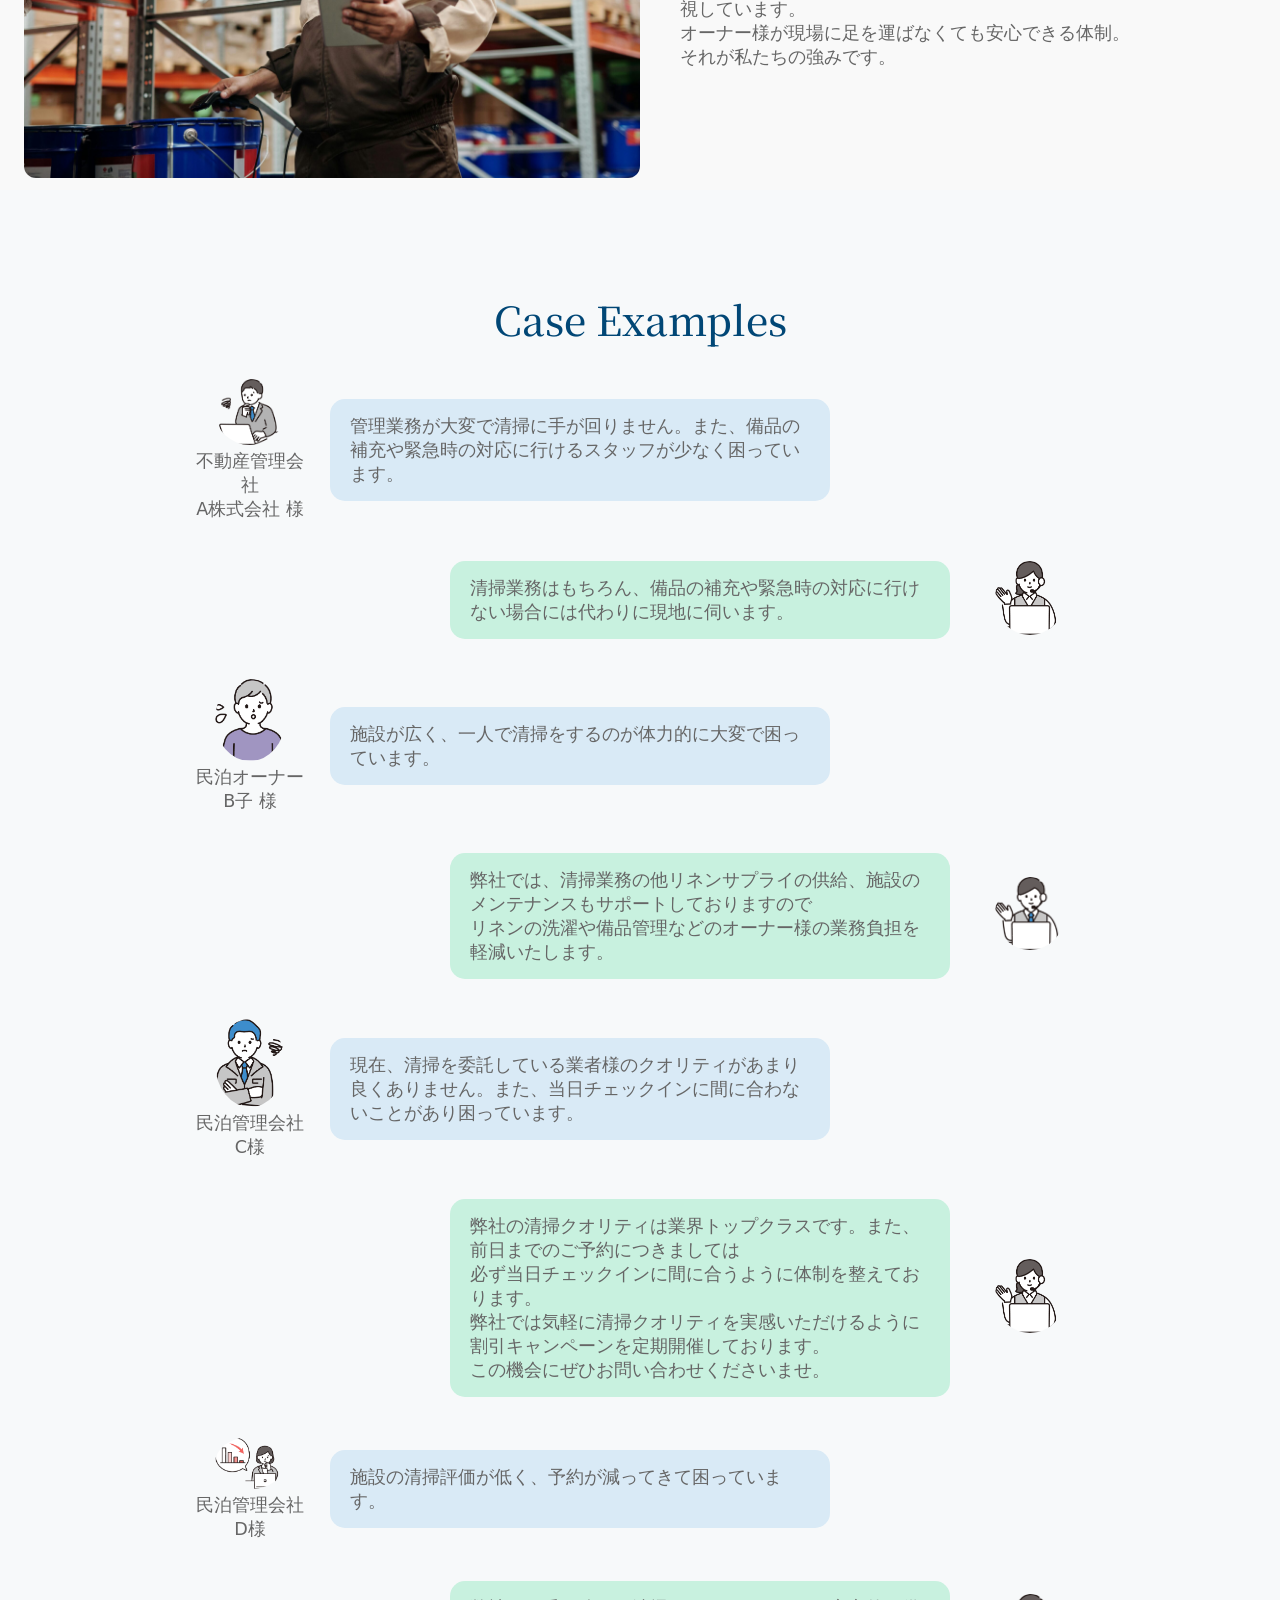
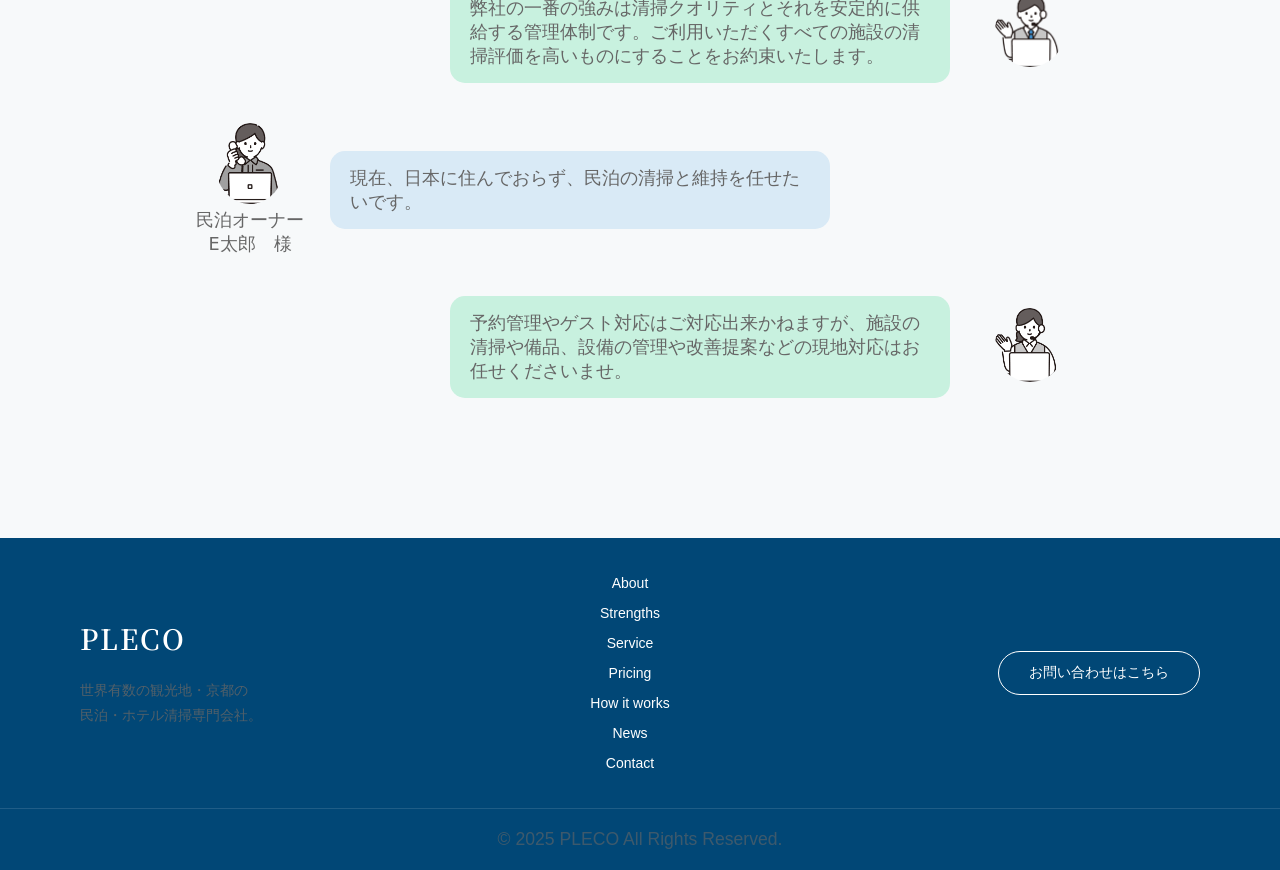
<file: frontend/recruit.html>
<!DOCTYPE html>
<html lang="ja">
<head>
  <meta charset="UTF-8">
  <meta name="viewport" content="width=device-width, initial-scale=1.0">
  <title>採用情報 | 株式会社PLECO</title>
  <link rel="icon" type="image/png" href="../images/logo/ロゴ-グラデーション.png">
  <link rel="stylesheet" href="css/variables.css">
  <link rel="stylesheet" href="css/base.css">
  <link rel="stylesheet" href="css/header.css">
  <link rel="stylesheet" href="css/footer.css">
  <link rel="stylesheet" href="css/recruit-page.css">
  <link rel="stylesheet" href="css/responsive.css">
  <!-- font -->
  <link href="https://fonts.googleapis.com/css2?family=Noto+Serif+JP:wght@400;600;700&display=swap" rel="stylesheet">
</head>

<body class="grad-bgc">
<!-- header -->
<header class="site-header">
  <div class="header-inner">
    <a class="brand" href="../frontend/index.html">
      <img src="../images/logo/PLECO-rogo.png" alt="株式会社PLECO" class="brand-logo">
      <div class="brand-name-wrapper">
        <div class="brand-name">株式会社PLECO</div>
        <div class="brand-sub">プロに任せる高品質な清掃代行</div>
      </div>
    </a>

    <nav class="nav">
      <a href="about.html">会社紹介</a>
      <a href="index.html#service-overview">サービス</a>
      <a href="startup-support.html">民泊開業支援</a>
      <a href="management.html">民泊運営代行</a>
      <a href="price.html">料金表</a>
      <a href="index.html#works">実績</a>
      <a href="index.html#faq">よくあるご質問</a>
      <a href="index.html#recruit">採用情報</a>
      <a href="index.html#news">お知らせ</a>
    </nav>

    <div class="header-cta">
      <a class="btn btn-ghost" href="simulation.html">料金シミュレーション</a>
      <a class="btn" href="#contact">お問い合わせ</a>
    </div>

    <button class="hamburger" id="hamburger" aria-label="メニュー">
      <span></span><span></span><span></span>
    </button>
  </div>

  <!-- sp menu -->
  <div class="sp-menu" id="spMenu">
    <a href="about.html">会社紹介</a>
    <a href="index.html#service-overview">サービス</a>
    <a href="startup-support.html">民泊開業支援</a>
    <a href="management.html">民泊運営代行</a>
    <a href="price.html">料金表</a>
    <a href="index.html#works">実績</a>
    <a href="index.html#faq">よくあるご質問</a>
    <a href="index.html#recruit">採用情報</a>
    <a href="index.html#news">お知らせ</a>
</div>
</header>

<!-- main -->
<main>

  <section class="page-header">
    <div class="page-header-overlay">
      <div class="page-header-inner">
        <span class="section-ja">採用情報</span>
        <h1>Recruit</h1>
      </div>
    </div>
  </section>

  <!-- Section 01 -->
  <div class="strength-section section01">
    <h2>年間3000件以上<br>信頼の実績</h2>
    <div class="strength-content">
      <img src="../images/strengths/strength1.jpg" alt="強み1">
      <div class="strength-text">
        <p>
          私たちは京都を拠点に、年間3000件以上の民泊・宿泊施設の清掃を安定的に担ってきました。<br>
          単発ではなく、継続的にご依頼いただいている施設が多数を占めていることが、私たちの品質の証です。
        </p>
        <p>
          国内外のゲストを迎える京都という厳しい環境の中で培った基準とオペレーションにより、常に均一で高水準な清掃を実現。<br>
          積み重ねてきた数千件の実績は、単なる件数ではなく、オーナー様からお預かりしてきた「信頼の数」だと考えています。
        </p>
      </div>
    </div>
  </div>
  <!-- Section 02 -->
  <div class="strength-section section02">
    <h2>京都発、<br>国内最高水準のクオリティ</h2>
    <div class="strength-content">
      <img src="../images/strengths/strength2.jpg" alt="強み2">
      <div class="strength-text">
        <p>
          私たちは京都を拠点に、年間3000件以上の民泊・宿泊施設の清掃を安定的に担ってきました。<br>
          単発ではなく、継続的にご依頼いただいている施設が多数を占めていることが、私たちの品質の証です。
        </p>
        <p>
          国内外のゲストを迎える京都という厳しい環境の中で培った基準とオペレーションにより、常に均一で高水準な清掃を実現。<br>
          積み重ねてきた数千件の実績は、単なる件数ではなく、オーナー様からお預かりしてきた「信頼の数」だと考えています。
        </p>
      </div>
    </div>
  </div>
  <!-- Section 03 -->
  <div class="strength-section section03">
    <h2>厳密な<br>チェック・教育体制</h2>
    <div class="strength-content">
      <img src="../images/strengths/strength3.jpg" alt="強み3">
      <div class="strength-text">
        <p>
          「やったつもり」は通用しない。<br>
          私たちは作業完了をゴールとは考えていません。
        </p>
        <p>
          細部まで数値化されたチェック基準と、ダブルチェック体制により、見落としや品質のばらつきを徹底排除。<br>
          さらに、定期的な研修と品質フィードバックを行い、常に基準をアップデートし続けています。
        </p>
        <p>
          品質は、意識ではなく[仕組み]で守るもの。<br>
          だからこそ、どの現場でも変わらないクオリティを提供できるのです。
        </p>
      </div>
    </div>
  </div>
  <!-- Section 04 -->
  <div class="strength-section section04">
    <h2>柔軟で<br>迅速な対応力</h2>
    <div class="strength-content">
      <img src="../images/strengths/strength4.jpg" alt="強み4">
      <div class="strength-text">
        <p>
          突発的な予約変更やチェックイン時間の前倒しなど、現場では想定外が日常的に発生します。<br>
          私たちは、こうした変化に即応できる運用体制を整えています。
        </p>
        <p>
          豊富な現場経験を持つスタッフが連携し、迅速な判断とスムーズな再調整を実施。<br>
          単に“対応する”のではなく、施設運営への影響を最小限に抑えることを重視しています。
        </p>
        <p>
          どんな状況でも、安心して任せられる存在であること。<br>
          それが私たちの強みです。
        </p>
      </div>
    </div>
  </div>
  <!-- Section 05 -->
  <div class="strength-section section05">
    <h2>安心・安全の<br>管理体制</h2>
    <div class="strength-content">
      <img src="../images/strengths/strength5.jpg" alt="強み5">
      <div class="strength-text">
        <p>
          清掃は、空間を整えるだけではありません。<br>
          私たちは忘れ物の発見時に即時報告・記録を行い、ゲスト対応の迅速化とトラブル回避を徹底しています。
        </p>
        <p>
          さらに、備品の破損・在庫不足・設備異常なども同時にチェック。<br>
          問題を“起きてから対応する”のではなく、“起きる前に防ぐ”ことを重視しています。
        </p>
        <p>
          オーナー様が現場に足を運ばなくても安心できる体制。<br>
          それが私たちの強みです。
        </p>
      </div>
    </div>
  </div>

  <!-- Case Examples -->
  <section class="case-section">

    <div class="section-title">
      <h2>Case Examples</h2>
    </div>

    <div class="case-list">

      <!-- Case 01 -->
      <div class="case-item">
        <div class="case-person">
          <img src="../images/case_icon3.png" alt="A株式会社様 アイコン">
          <p>不動産管理会社<br>A株式会社 様</p>
        </div>
        <div class="case-message">
          <p>
            管理業務が大変で清掃に手が回りません。また、備品の補充や緊急時の対応に行けるスタッフが少なく困っています。
          </p>
        </div>
      </div>
      <div class="case-item reply">
        <div class="case-message">
          <p>
            清掃業務はもちろん、備品の補充や緊急時の対応に行けない場合には代わりに現地に伺います。
          </p>
        </div>
        <div class="case-person">
          <img src="../images/case_icon-after1.png" alt="スタッフアイコン1">
        </div>
      </div>

      <!-- Case 02 -->
      <div class="case-item">
        <div class="case-person">
          <img src="../images/case_icon6.png" alt="B子様アイコン">
          <p>民泊オーナー B子 様</p>
        </div>
        <div class="case-message">
          <p>
            施設が広く、一人で清掃をするのが体力的に大変で困っています。
          </p>
        </div>
      </div>
      <div class="case-item reply">
        <div class="case-message">
          <p>
            弊社では、清掃業務の他リネンサプライの供給、施設のメンテナンスもサポートしておりますので<br>
            リネンの洗濯や備品管理などのオーナー様の業務負担を軽減いたします。
          </p>
        </div>
        <div class="case-person">
          <img src="../images/case_icon-after2.png" alt="スタッフアイコン2">
        </div>
      </div>

      <!-- Case 03 -->
      <div class="case-item">
        <div class="case-person">
          <img src="../images/case_icon1.png" alt="民泊管理会社C様アイコン">
          <p>民泊管理会社<br>C様</p>
        </div>
        <div class="case-message">
          <p>
            現在、清掃を委託している業者様のクオリティがあまり良くありません。また、当日チェックインに間に合わないことがあり困っています。
          </p>
        </div>
      </div>
      <div class="case-item reply">
        <div class="case-message">
          <p>
            弊社の清掃クオリティは業界トップクラスです。また、前日までのご予約につきましては<br>必ず当日チェックインに間に合うように体制を整えております。<br>
            弊社では気軽に清掃クオリティを実感いただけるように割引キャンペーンを定期開催しております。<br>
            この機会にぜひお問い合わせくださいませ。
          </p>
        </div>
        <div class="case-person">
          <img src="../images/case_icon-after1.png" alt="スタッフアイコン1">
        </div>
      </div>

      <!-- Case 04 -->
      <div class="case-item">
        <div class="case-person">
          <img src="../images/case_icon4.png" alt="民泊管理会社D様アイコン">
          <p>民泊管理会社<br>D様</p>
        </div>
        <div class="case-message">
          <p>
            施設の清掃評価が低く、予約が減ってきて困っています。
          </p>
        </div>
      </div>
      <div class="case-item reply">
        <div class="case-message">
          <p>
            弊社の一番の強みは清掃クオリティとそれを安定的に供給する管理体制です。ご利用いただくすべての施設の清掃評価を高いものにすることをお約束いたします。
          </p>
        </div>
        <div class="case-person">
          <img src="../images/case_icon-after2.png" alt="スタッフアイコン2">
        </div>
      </div>

      <!-- Case 05 -->
      <div class="case-item">
        <div class="case-person">
          <img src="../images/case_icon5.png" alt="民泊オーナーE太郎様アイコン">
          <p>民泊オーナー<br>E太郎　様</p>
        </div>
        <div class="case-message">
          <p>
            現在、日本に住んでおらず、民泊の清掃と維持を任せたいです。
          </p>
        </div>
      </div>
      <div class="case-item reply">
        <div class="case-message">
          <p>
            予約管理やゲスト対応はご対応出来かねますが、施設の清掃や備品、設備の管理や改善提案などの現地対応はお任せくださいませ。
          </p>
        </div>
        <div class="case-person">
          <img src="../images/case_icon-after1.png" alt="スタッフアイコン1">
        </div>
      </div>

    </div>

  </section>
</main>

<!-- Footer -->
<footer class="footer">
  <div class="footer-inner">

    <div class="footer-left">
      <h2 class="footer-logo">PLECO</h2>
      <p>
        世界有数の観光地・京都の<br>
        民泊・ホテル清掃専門会社。
      </p>
    </div>

    <div class="footer-links">
      <ul>
        <li><a href="#">About</a></li>
        <li><a href="#">Strengths</a></li>
        <li><a href="#">Service</a></li>
        <li><a href="#">Pricing</a></li>
        <li><a href="#">How it works</a></li>
        <li><a href="#">News</a></li>
        <li><a href="#">Contact</a></li>
      </ul>
    </div>

    <div class="footer-contact">
      <a href="#" class="footer-btn">お問い合わせはこちら</a>
    </div>

  </div>

  <div class="footer-bottom">
    <p>© 2025 PLECO All Rights Reserved.</p>
  </div>
</footer>

<script src="./js/script.js"></script>
</body>
</file>
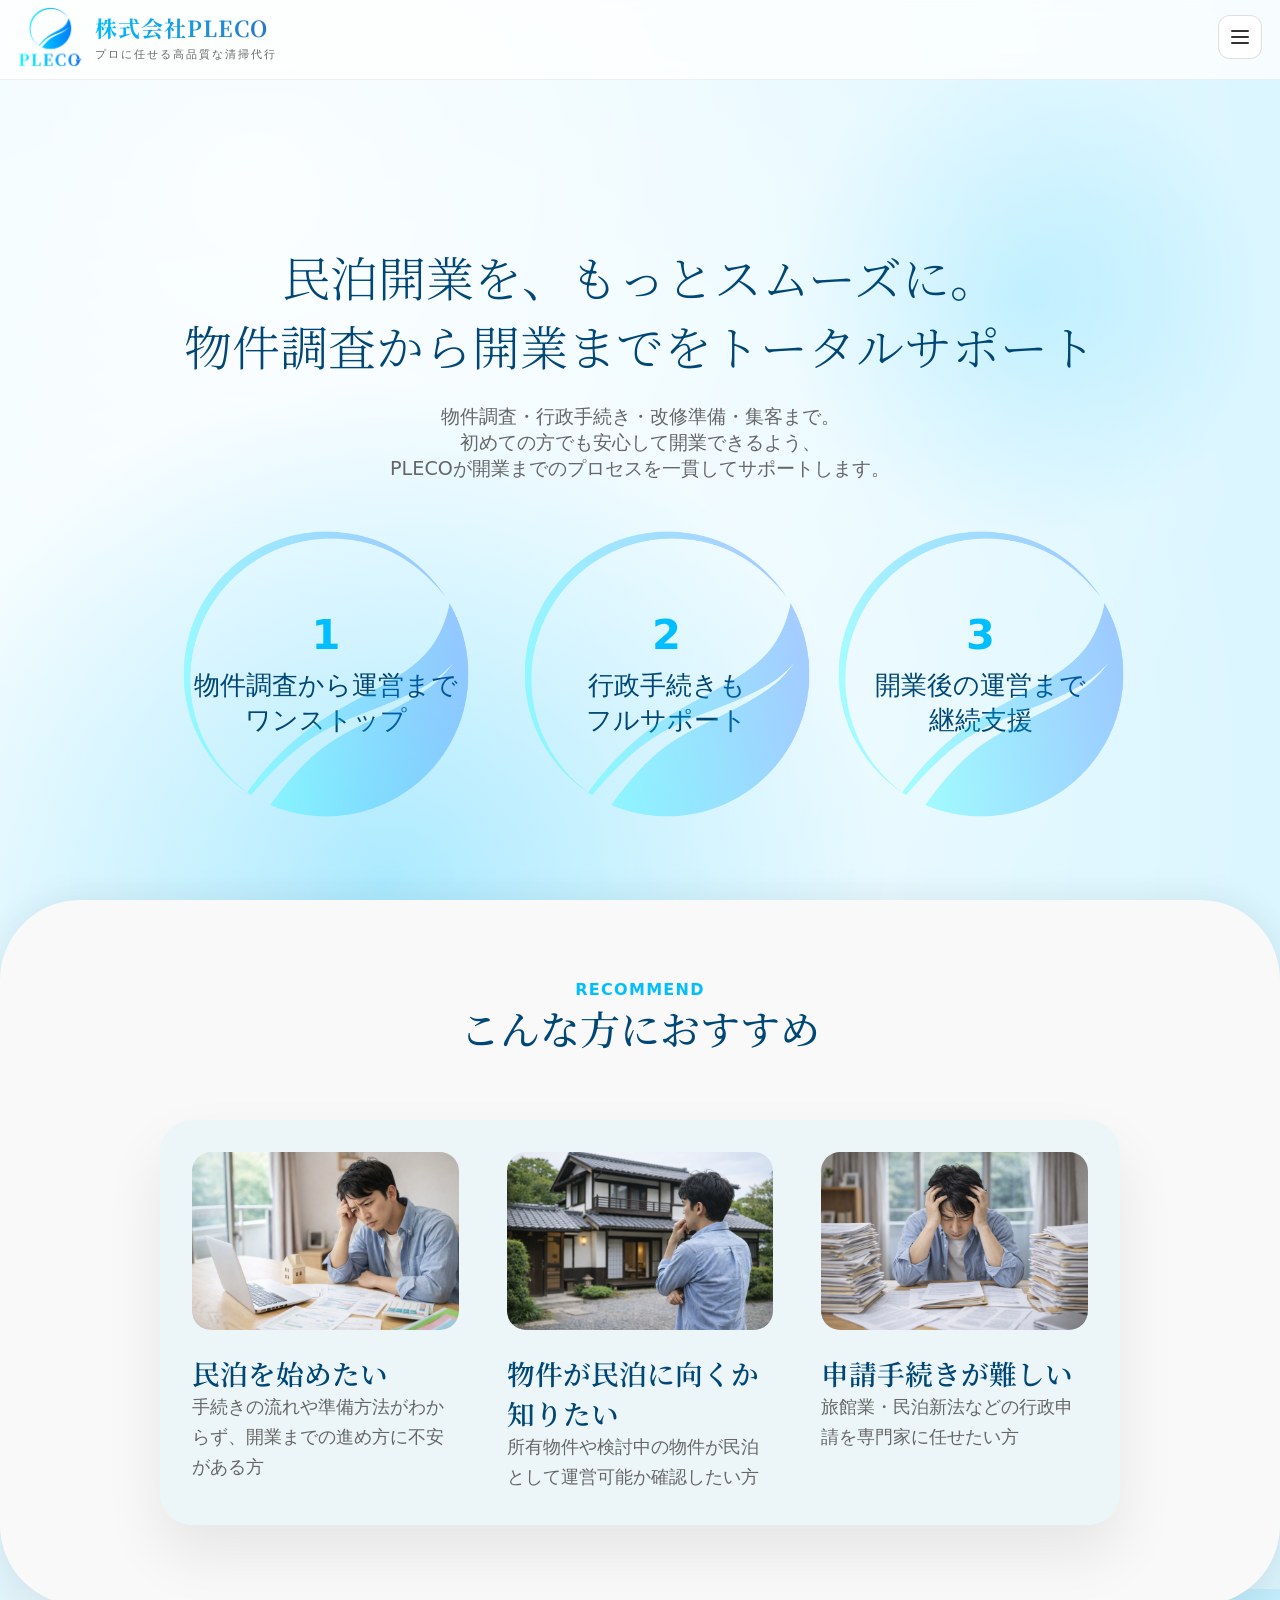
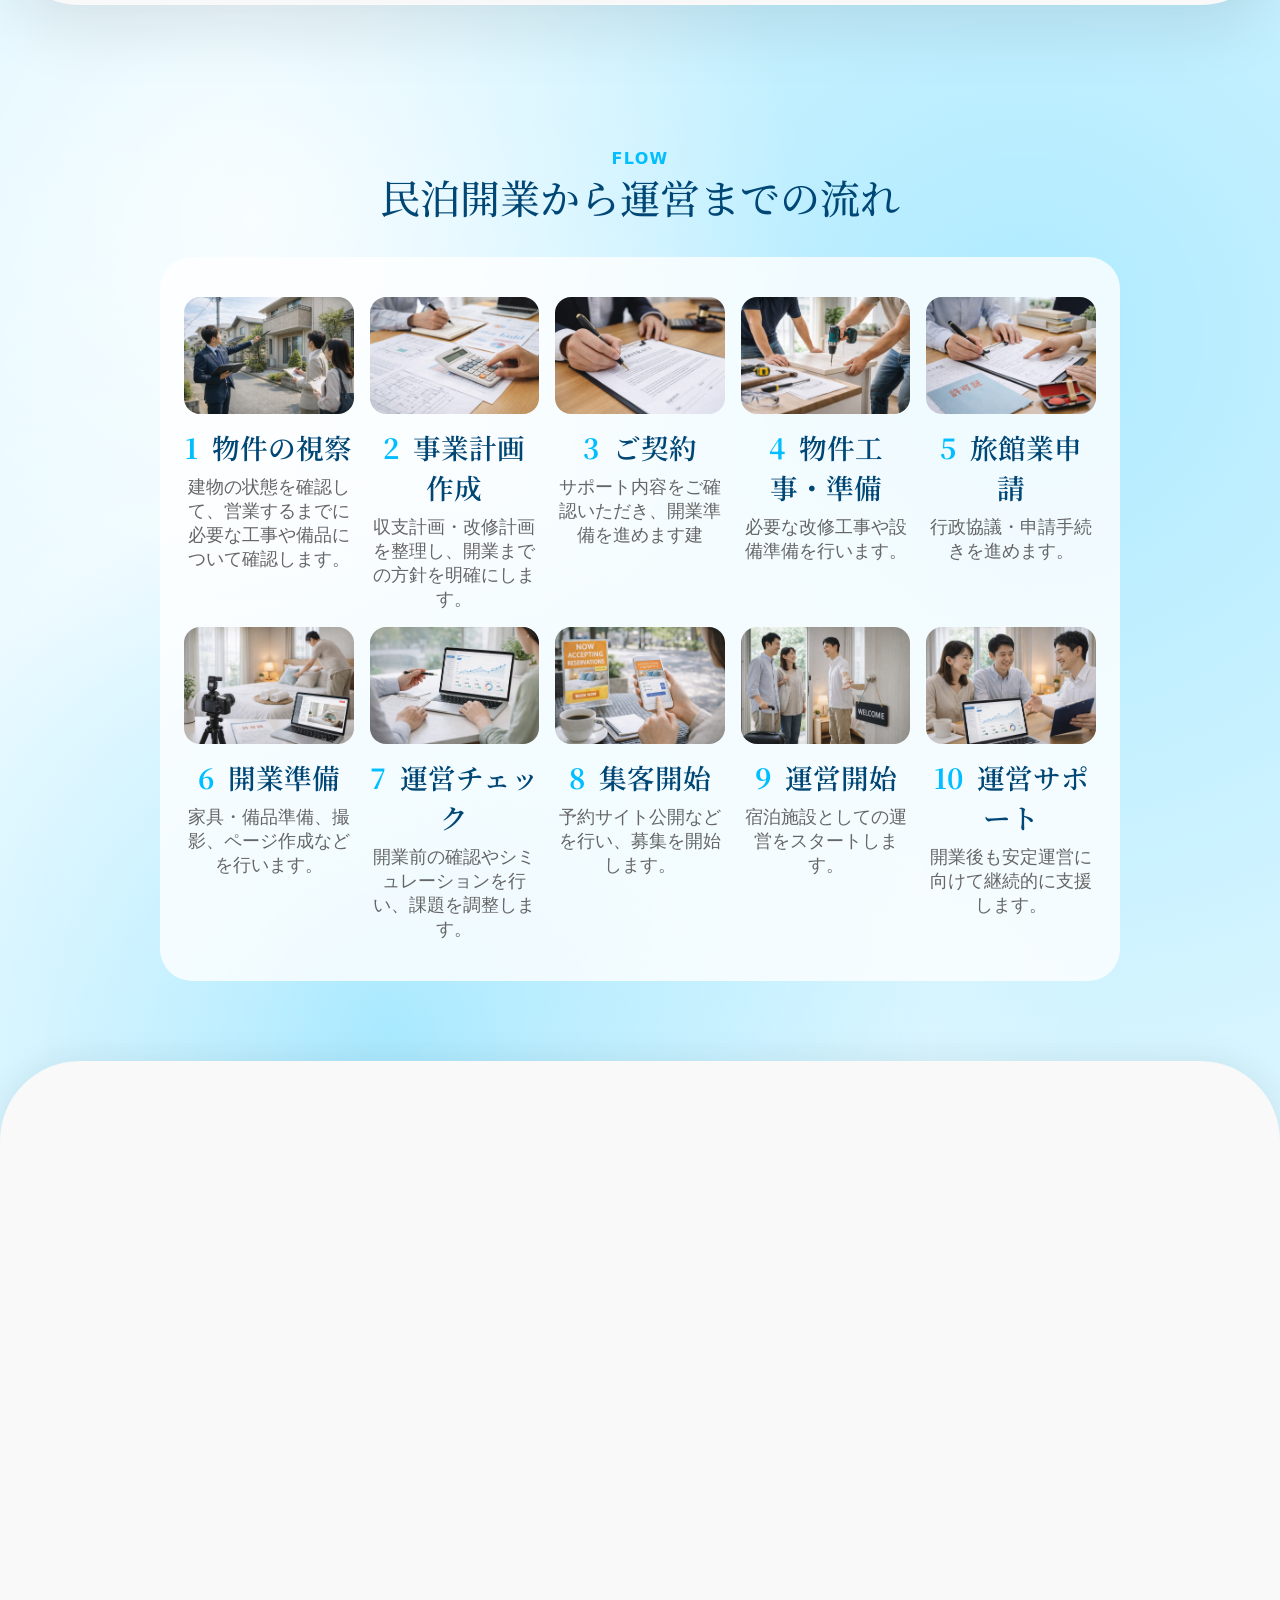
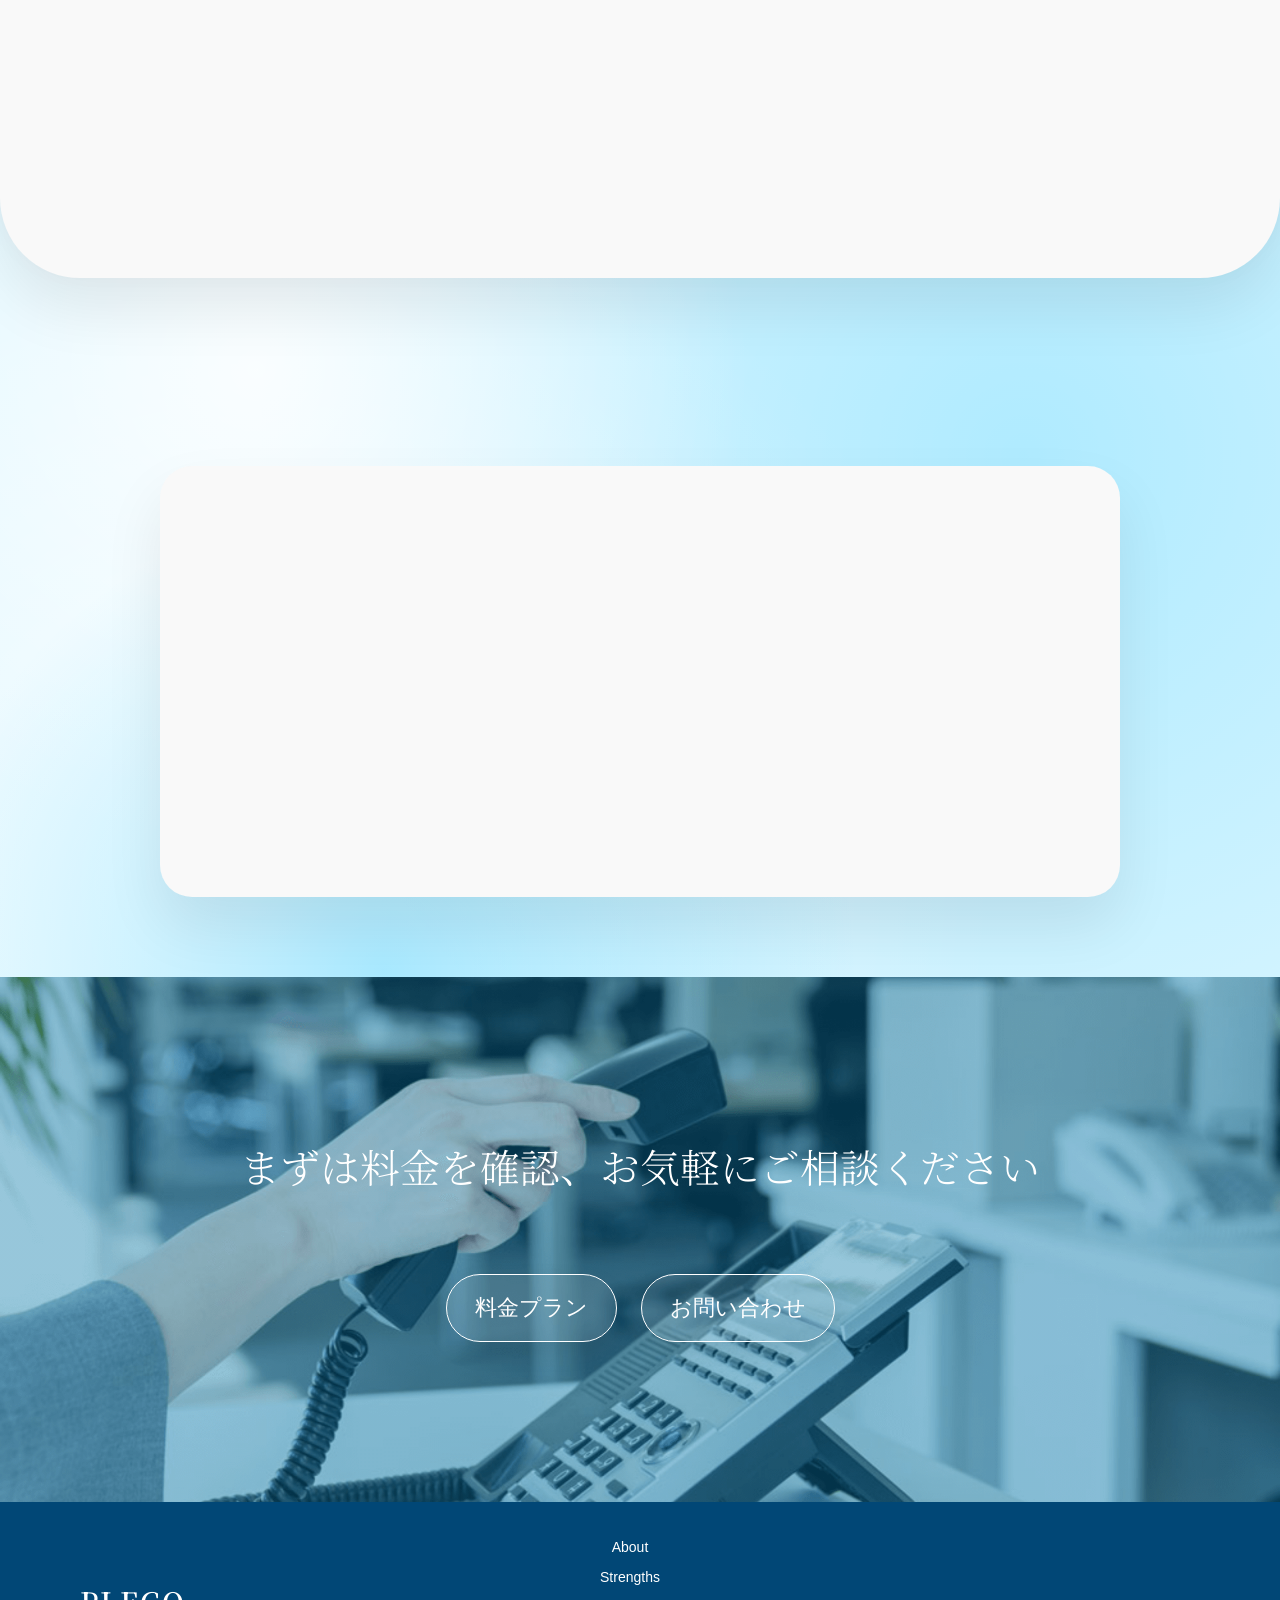
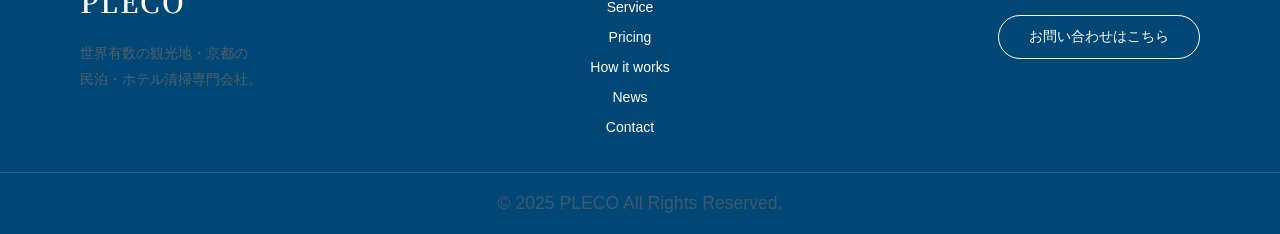
<file: frontend/startup-support.html>
<!DOCTYPE html>
<html lang="ja">
<head>
  <meta charset="UTF-8">
  <meta name="viewport" content="width=device-width, initial-scale=1.0">
  <title>民泊開業支援 | 株式会社PLECO</title>
  <link rel="icon" type="image/png" href="../images/logo/ロゴ-グラデーション.png">
  <link rel="stylesheet" href="css/variables.css">
  <link rel="stylesheet" href="css/base.css">
  <link rel="stylesheet" href="css/header.css">
  <link rel="stylesheet" href="css/footer.css">
  <link rel="stylesheet" href="css/startup-support-page.css">
  <link rel="stylesheet" href="css/responsive.css">
  <!-- font -->
  <link href="https://fonts.googleapis.com/css2?family=Noto+Serif+JP:wght@400;600;700&display=swap" rel="stylesheet">
</head>

<body class="grad-bgc">
<!-- header -->
<header class="site-header">
  <div class="header-inner">
    <a class="brand" href="../frontend/index.html">
      <img src="../images/logo/PLECO-rogo.png" alt="株式会社PLECO" class="brand-logo">
      <div class="brand-name-wrapper">
        <div class="brand-name">株式会社PLECO</div>
        <div class="brand-sub">プロに任せる高品質な清掃代行</div>
      </div>
    </a>

    <nav class="nav">
      <a href="index.html#about">会社紹介</a>
      <a href="index.html#service-overview">サービス</a>
      <a href="startup-support.html">民泊開業支援</a>
      <a href="management.html">民泊運営代行</a>
      <a href="price.html">料金プラン</a>
      <a href="index.html#works">実績</a>
      <a href="news.html">お知らせ</a>
    </nav>

    <div class="header-cta">
      <a class="btn btn-ghost" href="price.html">料金プラン</a>
      <a class="btn" href="#contact">お問い合わせ</a>
    </div>

    <button class="hamburger" id="hamburger" aria-label="メニュー">
      <span></span><span></span><span></span>
    </button>
  </div>

  <!-- sp menu -->
  <div class="sp-menu" id="spMenu">
    <a href="index.html#about">会社紹介</a>
    <a href="service-overview.html">サービス</a>
    <a href="startup-support.html">民泊開業支援</a>
    <a href="management.html">民泊運営代行</a>
    <a href="price.html">料金プラン</a>
    <a href="index.html#works">実績</a>
    <a href="news.html">お知らせ</a>
  </div>
</header>

<!-- main -->
<main class="startup-support">

  <section class="hero fade-up">

    <div class="hero-text">

      <h1 class="hero-title">
        民泊開業を、もっとスムーズに。<br>
        物件調査から開業までをトータルサポート
      </h1>
      <p>
        物件調査・行政手続き・改修準備・集客まで。<br>
        初めての方でも安心して開業できるよう、<br>
        PLECOが開業までのプロセスを一貫してサポートします。<br>
      </p>
    </div>

    <div class="hero-features">

      <div class="feature">
        <span>1</span>
        <p>物件調査から運営まで<br>ワンストップ</p>
      </div>

      <div class="feature">
        <span>2</span>
        <p>行政手続きも<br>フルサポート</p>
      </div>

      <div class="feature">
        <span class=>3</span>
        <p>開業後の運営まで<br>継続支援</p>
      </div>

    </div>
  </section>

  <!-- startup-recommend -->
  <section class="startup-recommend overlap-section">
    <div class="section-header fade-up">
      <div class="section-title">
        <span>RECOMMEND</span>
        <h2>こんな方におすすめ</h2>
      </div>
    </div>

    <div class="recommend-container fade-up">

      <div class="recommend-item">
        <img src="../images/startup-support/startup-recommend1.png" alt="民泊を始めたい イメージ画像">
        <h4>民泊を始めたい</h4>
        <p>手続きの流れや準備方法がわからず、開業までの進め方に不安がある方</p>
      </div>
      <div class="recommend-item">
        <img src="../images/startup-support/startup-recommend2.png" alt="物件が民泊に向くか知りたい イメージ画像">
        <h4>物件が民泊に向くか知りたい</h4>
        <p>所有物件や検討中の物件が民泊として運営可能か確認したい方</p>
      </div>
      <div class="recommend-item">
        <img src="../images/startup-support/startup-recommend3.png" alt="申請手続きが難しい イメージ画像">
        <h4>申請手続きが難しい</h4>
        <p>旅館業・民泊新法などの行政申請を専門家に任せたい方</p>
      </div>

    </div>
  </section>

  <!-- flow -->
  <section class="startup-flow under-section">

    <div class="section-header fade-up">
      <div class="section-title">
        <span>FLOW</span>
        <h2>民泊開業から運営までの流れ</h2>
      </div>
    </div>

    <div class="opening-flow-steps fade-up">
        <!-- opening-flow-step 1 -->
      <div class="opening-flow-step">
        <div class="opening-flow-step-img">
          <img src="../images/startup-support/opening-flow-support1.png" alt="物件の視察">
        </div>
        <h4><span>1</span>物件の視察</h4>
        <p>
          建物の状態を確認して、営業するまでに
          必要な工事や備品について確認します。
        </p>
      </div>
        <!-- opening-flow-step 2 -->
      <div class="opening-flow-step">
        <div class="opening-flow-step-img">
          <img src="../images/startup-support/opening-flow-support2.png" alt="事業計画作成">
        </div>
        <h4><span>2</span>事業計画作成</h4>
        <p>
          収支計画・改修計画を整理し、開業までの方針を明確にします。
        </p>
      </div>
        <!-- opening-flow-step 3 -->
      <div class="opening-flow-step">
        <div class="opening-flow-step-img">
          <img src="../images/startup-support/opening-flow-support3.png" alt="ご契約">
        </div>
        <h4><span>3</span>ご契約</h4>
        <p>
          サポート内容をご確認いただき、開業準備を進めます建
        </p>
      </div>
        <!-- opening-flow-step 4 -->
      <div class="opening-flow-step">
        <div class="opening-flow-step-img">
          <img src="../images/startup-support/opening-flow-support4.png" alt="物件工事・準備">
        </div>
        <h4><span>4</span>物件工事・準備</h4>
        <p>
          必要な改修工事や設備準備を行います。
        </p>
      </div>
        <!-- opening-flow-step 5 -->
      <div class="opening-flow-step">
        <div class="opening-flow-step-img">
          <img src="../images/startup-support/opening-flow-support5.png" alt="旅館業申請">
        </div>
        <h4><span>5</span>旅館業申請</h4>
        <p>
          行政協議・申請手続きを進めます。
        </p>
      </div>
        <!-- opening-flow-step 6 -->
      <div class="opening-flow-step">
        <div class="opening-flow-step-img">
          <img src="../images/startup-support/opening-flow-support6.png" alt="開業準備">
        </div>
        <h4><span>6</span>開業準備</h4>
        <p>
          家具・備品準備、撮影、ページ作成などを行います。
        </p>
      </div>
        <!-- opening-flow-step 7 -->
      <div class="opening-flow-step">
        <div class="opening-flow-step-img">
          <img src="../images/startup-support/opening-flow-support7.png" alt="運営チェック">
        </div>
        <h4><span>7</span>運営チェック</h4>
        <p>
          開業前の確認やシミュレーションを行い、課題を調整します。
        </p>
      </div>
        <!-- opening-flow-step 8 -->
      <div class="opening-flow-step">
        <div class="opening-flow-step-img">
          <img src="../images/startup-support/opening-flow-support8.png" alt="集客開始">
        </div>
        <h4><span>8</span>集客開始</h4>
        <p>
          予約サイト公開などを行い、募集を開始します。
        </p>
      </div>
        <!-- opening-flow-step 9 -->
      <div class="opening-flow-step">
        <div class="opening-flow-step-img">
          <img src="../images/startup-support/opening-flow-support9.png" alt="運営開始">
        </div>
        <h4><span>9</span>運営開始</h4>
        <p>
          宿泊施設としての運営をスタートします。
        </p>
      </div>
        <!-- opening-flow-step 10 -->
      <div class="opening-flow-step">
        <div class="opening-flow-step-img">
          <img src="../images/startup-support/opening-flow-support10.png" alt="運営サポート">
        </div>
        <h4><span>10</span>運営サポート</h4>
        <p>
          開業後も安定運営に向けて継続的に支援します。
        </p>
      </div>
    </div>

  </section>

  <!-- strength -->
  <section class="startup-strength overlap-section">
    <div class="container">

      <div class="section-header fade-up">
        <div class="section-title">
          <span>STRENGTH</span>
          <h2>PLECOの強み</h2>
        </div>
      </div>

      <div class="strength-container fade-up">

        <div class="strength-item">
          <svg viewBox="0 0 120 120" xmlns="http://www.w3.org/2000/svg">

            <!-- 左ページ -->
            <path d="M25 40 Q42 30 60 40 L60 80 Q42 70 25 80 Z"
                  stroke="var(--color-main)"
                  stroke-width="3"
                  fill="none"/>

            <!-- 右ページ -->
            <path d="M60 40 Q78 30 95 40 L95 80 Q78 70 60 80 Z"
                  stroke="var(--color-main)"
                  stroke-width="3"
                  fill="none"/>

            <!-- 中央 -->
            <line x1="60" y1="40" x2="60" y2="80"
                  stroke="var(--color-main)"
                  stroke-width="3"/>

            <!-- 左ページ文字 -->
            <line x1="35" y1="55" x2="50" y2="55"
                  stroke="var(--color-main)"
                  stroke-width="2"/>
            <line x1="35" y1="63" x2="50" y2="63"
                  stroke="var(--color-main)"
                  stroke-width="2"/>

            <!-- 右ページ文字 -->
            <line x1="70" y1="55" x2="85" y2="55"
                  stroke="var(--color-main)"
                  stroke-width="2"/>
            <line x1="70" y1="63" x2="85" y2="63"
                  stroke="var(--color-main)"
                  stroke-width="2"/>

          </svg>
          <h4>民泊開業のノウハウ</h4>
          <p>
            民泊開業のサポート実績をもとに、
            物件調査から開業準備までスムーズに進められるよう
            サポートします。
          </p>
        </div>
        <div class="strength-item">
          <svg viewBox="0 0 120 120" xmlns="http://www.w3.org/2000/svg">
            <!-- 書類本体 -->
            <rect x="28" y="20"
                  width="50"
                  height="68"
                  rx="4"
                  stroke="var(--color-main)"
                  stroke-width="3"
                  fill="none"/>

            <!-- 書類の右上折り返し -->
            <path d="M66 20 L78 32 L78 20"
                  stroke="var(--color-main)"
                  stroke-width="3"
                  fill="none"
                  stroke-linejoin="round"/>

            <!-- 書類のライン -->
            <line x1="38" y1="42" x2="66" y2="42"
                  stroke="var(--color-main)"
                  stroke-width="2"/>
            <line x1="38" y1="52" x2="66" y2="52"
                  stroke="var(--color-main)"
                  stroke-width="2"/>
            <line x1="38" y1="62" x2="58" y2="62"
                  stroke="var(--color-main)"
                  stroke-width="2"/>

            <!-- チェック丸 -->
            <circle cx="86" cy="74" r="16"
                    stroke="var(--color-main)"
                    stroke-width="3"
                    fill="none"/>

            <!-- チェック -->
            <path d="M79 74 L84 79 L93 68"
                  stroke="var(--color-main)"
                  stroke-width="3"
                  fill="none"
                  stroke-linecap="round"
                  stroke-linejoin="round"/>
          </svg>
          <h4>行政手続きもサポート</h4>
          <p>
            旅館業申請や民泊新法など、 煩雑な行政手続きを専門スタッフが サポートします。
          </p>
        </div>
        <div class="strength-item">
          <svg viewBox="0 0 120 120" xmlns="http://www.w3.org/2000/svg">

            <!-- 家 -->
            <path d="M30 55 L60 30 L90 55"
                  stroke="var(--color-main)"
                  stroke-width="3"
                  fill="none"
                  stroke-linecap="round"
                  stroke-linejoin="round"/>

            <rect x="38" y="55"
                  width="44"
                  height="30"
                  rx="3"
                  stroke="var(--color-main)"
                  stroke-width="3"
                  fill="none"/>

            <!-- 歯車（簡略版） -->
            <circle cx="88" cy="78" r="10"
                    stroke="var(--color-main)"
                    stroke-width="3"
                    fill="none"/>

            <line x1="88" y1="63" x2="88" y2="68"
                  stroke="var(--color-main)"
                  stroke-width="3"/>

            <line x1="88" y1="88" x2="88" y2="93"
                  stroke="var(--color-main)"
                  stroke-width="3"/>

            <line x1="73" y1="78" x2="78" y2="78"
                  stroke="var(--color-main)"
                  stroke-width="3"/>

            <line x1="98" y1="78" x2="103" y2="78"
                  stroke="var(--color-main)"
                  stroke-width="3"/>

          </svg>
          <h4>開業後の運営支援</h4>
          <p>開業して終わりではなく、 予約管理や運営面まで継続的に サポートします。</p>
        </div>

      </div>

    </div>
  </section>

  <!-- FAQ -->
  <section class="startu-faq under-section">

    <div class="section-header fade-up">
      <div class="section-title">
        <span>Q & A</span>
        <h2>よくある質問</h2>
      </div>
    </div>

    <div class="faq-items">

      <div class="faq-item fade-up">
        <button class="faq-question">
          <span class="faq-label">Q1</span>
          <span class="faq-text">民泊開業にはどのくらい費用がかかりますか？</span>
          <span class="icon"></span>
        </button>
        <div class="faq-answer">
          物件の条件や設備内容によって異なりますが、一般的には数十万円〜数百万円程度が目安です。PLECOでは物件の状況を確認したうえで、必要な費用や準備内容を事前に分かりやすくご案内いたします。
        </div>
      </div>

      <div class="faq-item fade-up">
        <button class="faq-question">
          <span class="faq-label">Q2</span>
          <span class="faq-text">物件をまだ持っていないのですが相談できますか？</span>
          <span class="icon"></span>
        </button>
        <div class="faq-answer">
          はい、可能です。PLECOでは民泊に適した物件の条件やエリアのアドバイスも行っており、物件選びの段階からサポートしています。
        </div>
      </div>

      <div class="faq-item fade-up">
        <button class="faq-question">
          <span class="faq-label">Q3</span>
          <span class="faq-text">京都以外のエリアでも対応していますか？</span>
          <span class="icon"></span>
        </button>
        <div class="faq-answer">
          対応エリアについては物件の所在地によって異なります。まずはお気軽にお問い合わせいただければ、対応可能かどうかご案内いたします。
        </div>
      </div>

    </div>

  </section>

  <!-- CTA -->
  <section class="final-cta">
    <div class="final-cta-inner fade-up">

      <h2>まずは料金を確認、お気軽にご相談ください</h2>

      <div class="final-cta-buttons">
        <a href="#" class="btn btn-lg fade-up">
          料金プラン
        </a>
        <a href="#" class="btn btn-lg fade-up">
          お問い合わせ
        </a>
      </div>

    </div>
  </section>
</main>

<!-- Footer -->
<footer class="footer">
  <div class="footer-inner">

    <div class="footer-left">
      <h2 class="footer-logo">PLECO</h2>
      <p>
        世界有数の観光地・京都の<br>
        民泊・ホテル清掃専門会社。
      </p>
    </div>

    <div class="footer-links">
      <ul>
        <li><a href="#">About</a></li>
        <li><a href="#">Strengths</a></li>
        <li><a href="#">Service</a></li>
        <li><a href="#">Pricing</a></li>
        <li><a href="#">How it works</a></li>
        <li><a href="#">News</a></li>
        <li><a href="#">Contact</a></li>
      </ul>
    </div>

    <div class="footer-contact">
      <a href="#" class="footer-btn">お問い合わせはこちら</a>
    </div>

  </div>

  <div class="footer-bottom">
    <p>© 2025 PLECO All Rights Reserved.</p>
  </div>
</footer>

<script src="./js/script.js"></script>
</body>
</file>
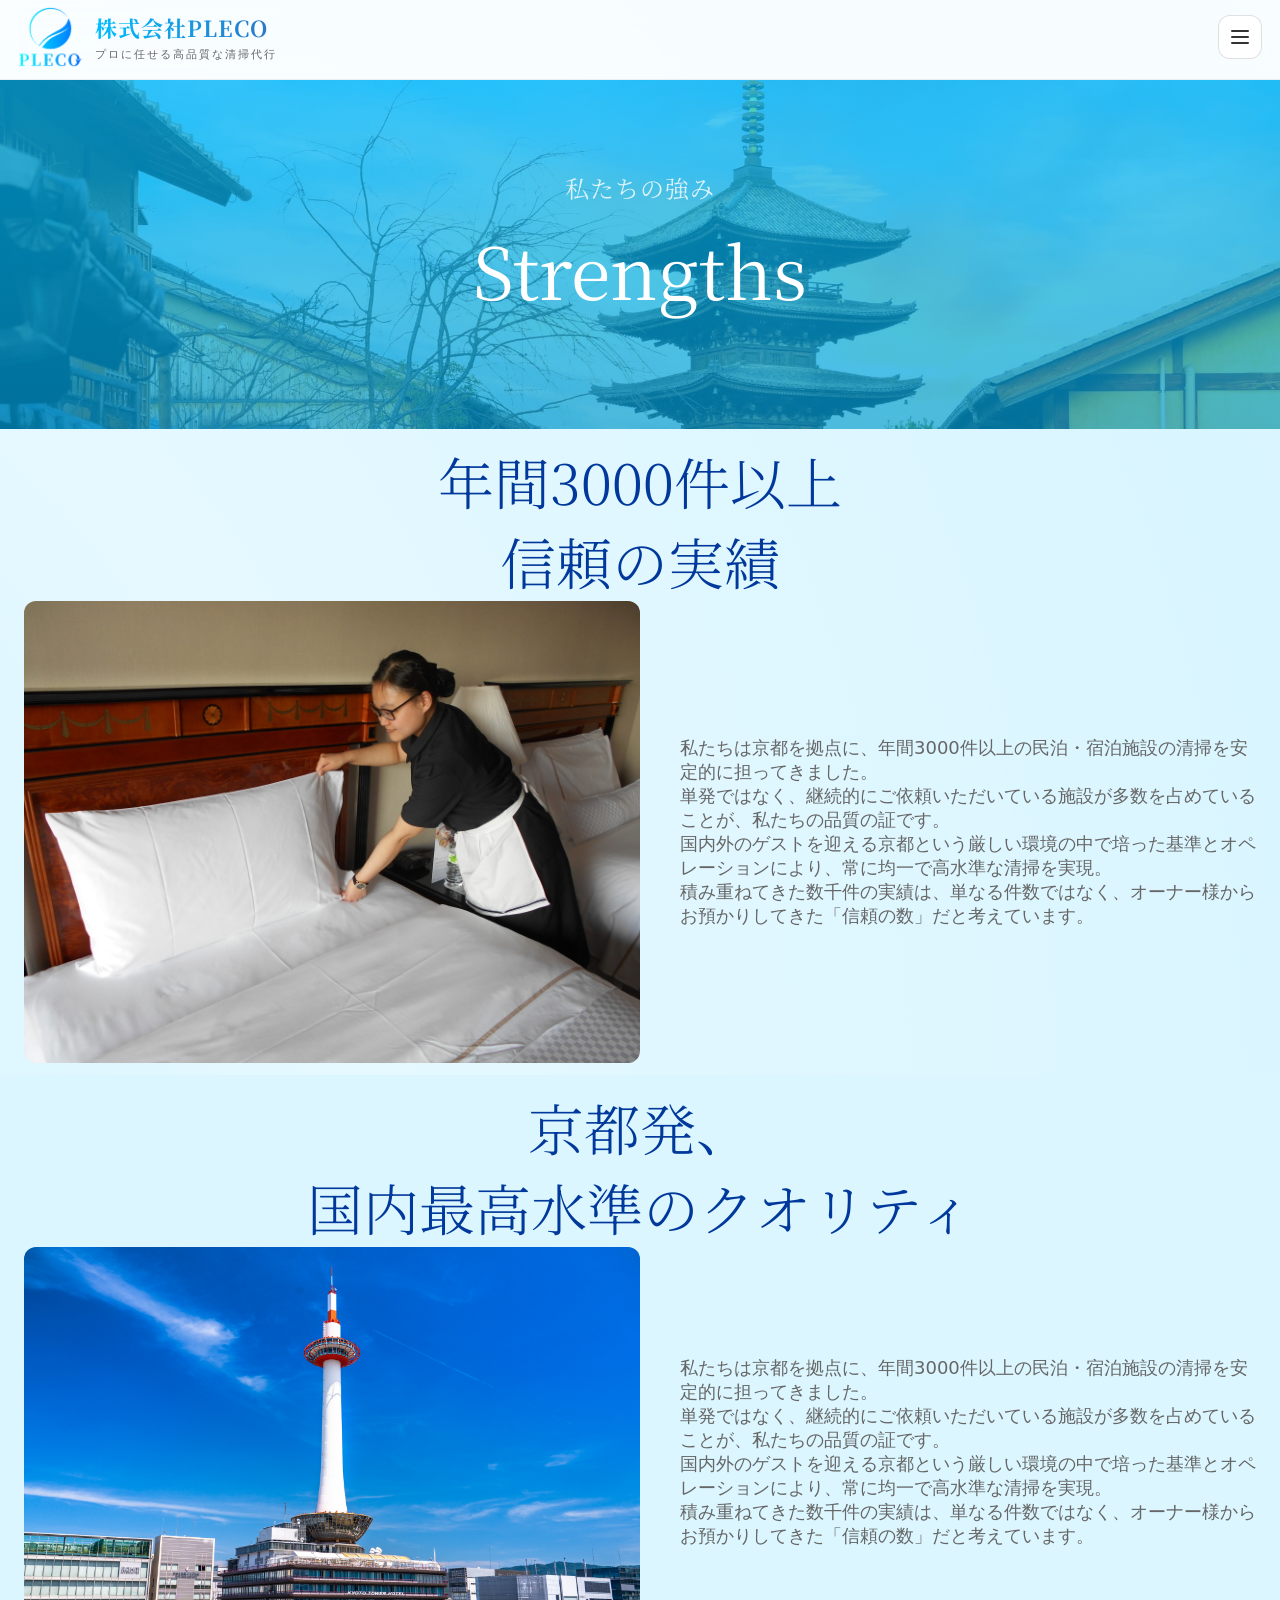
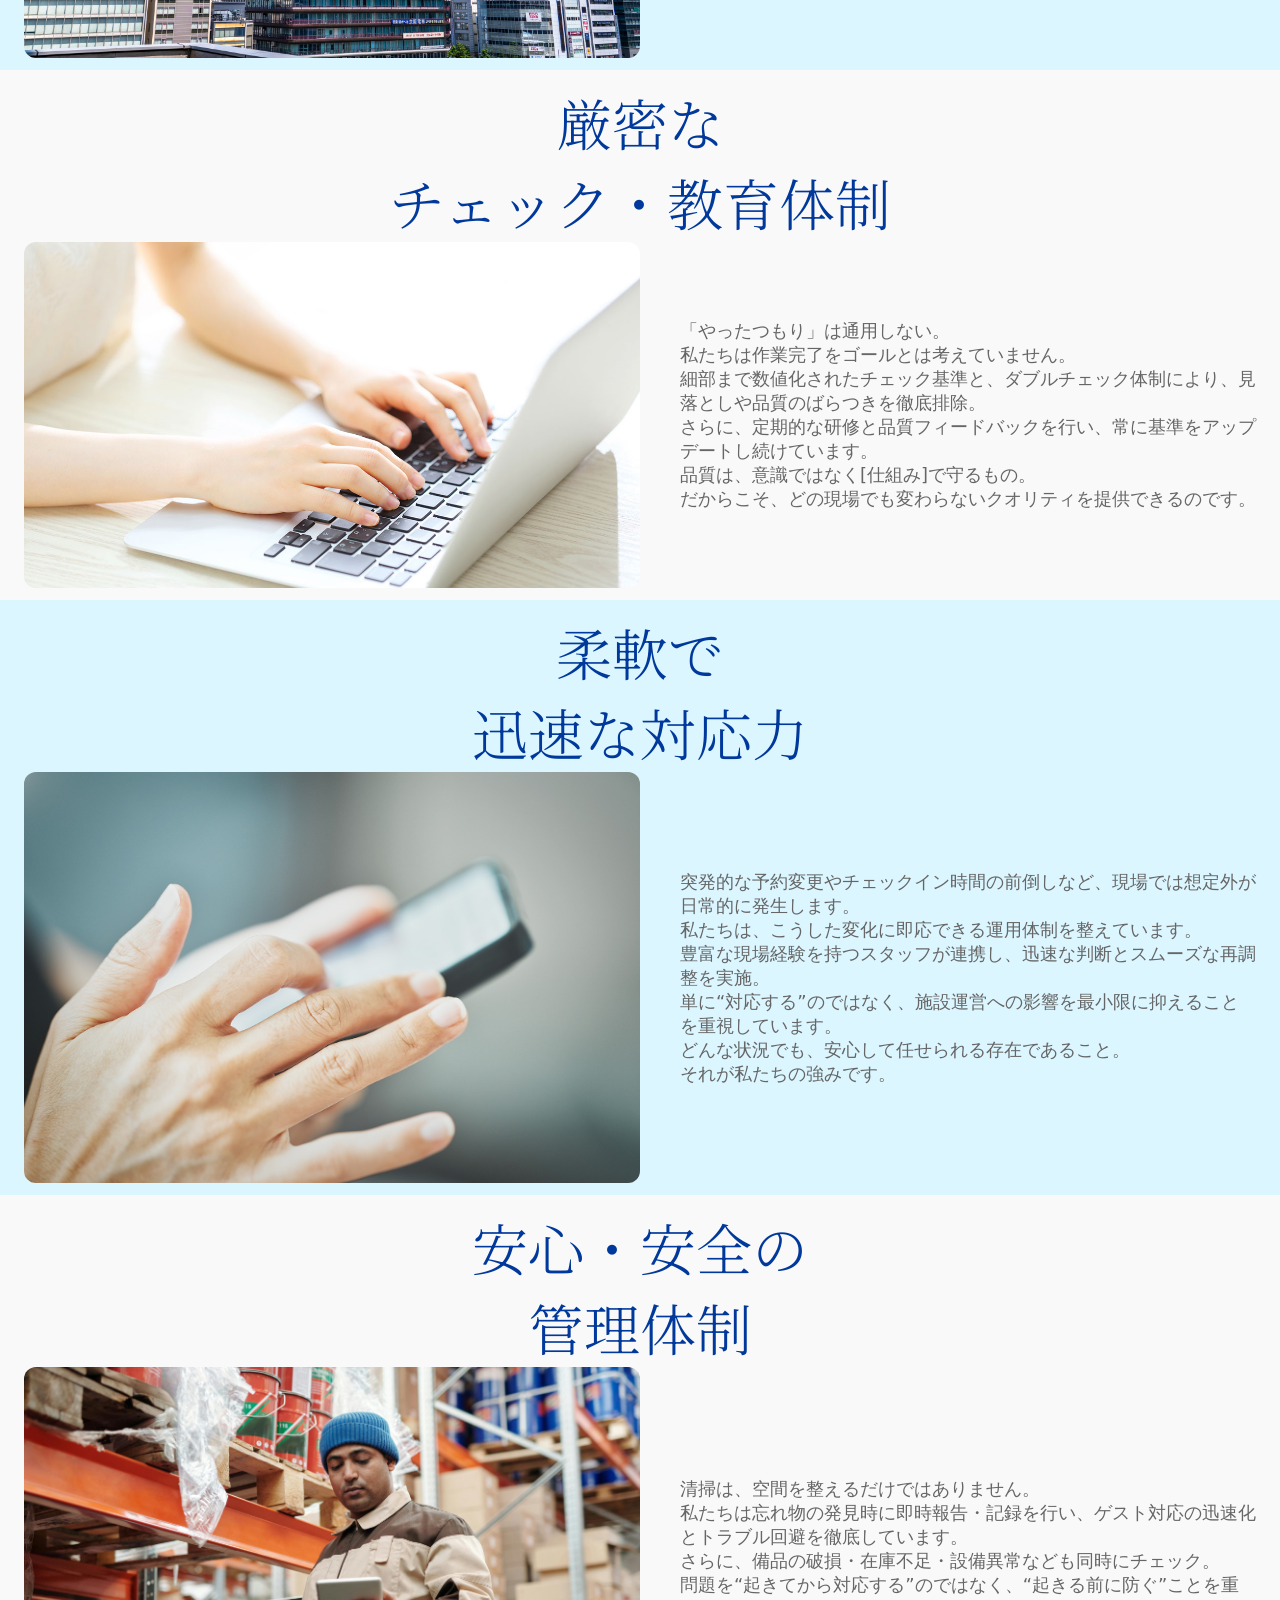
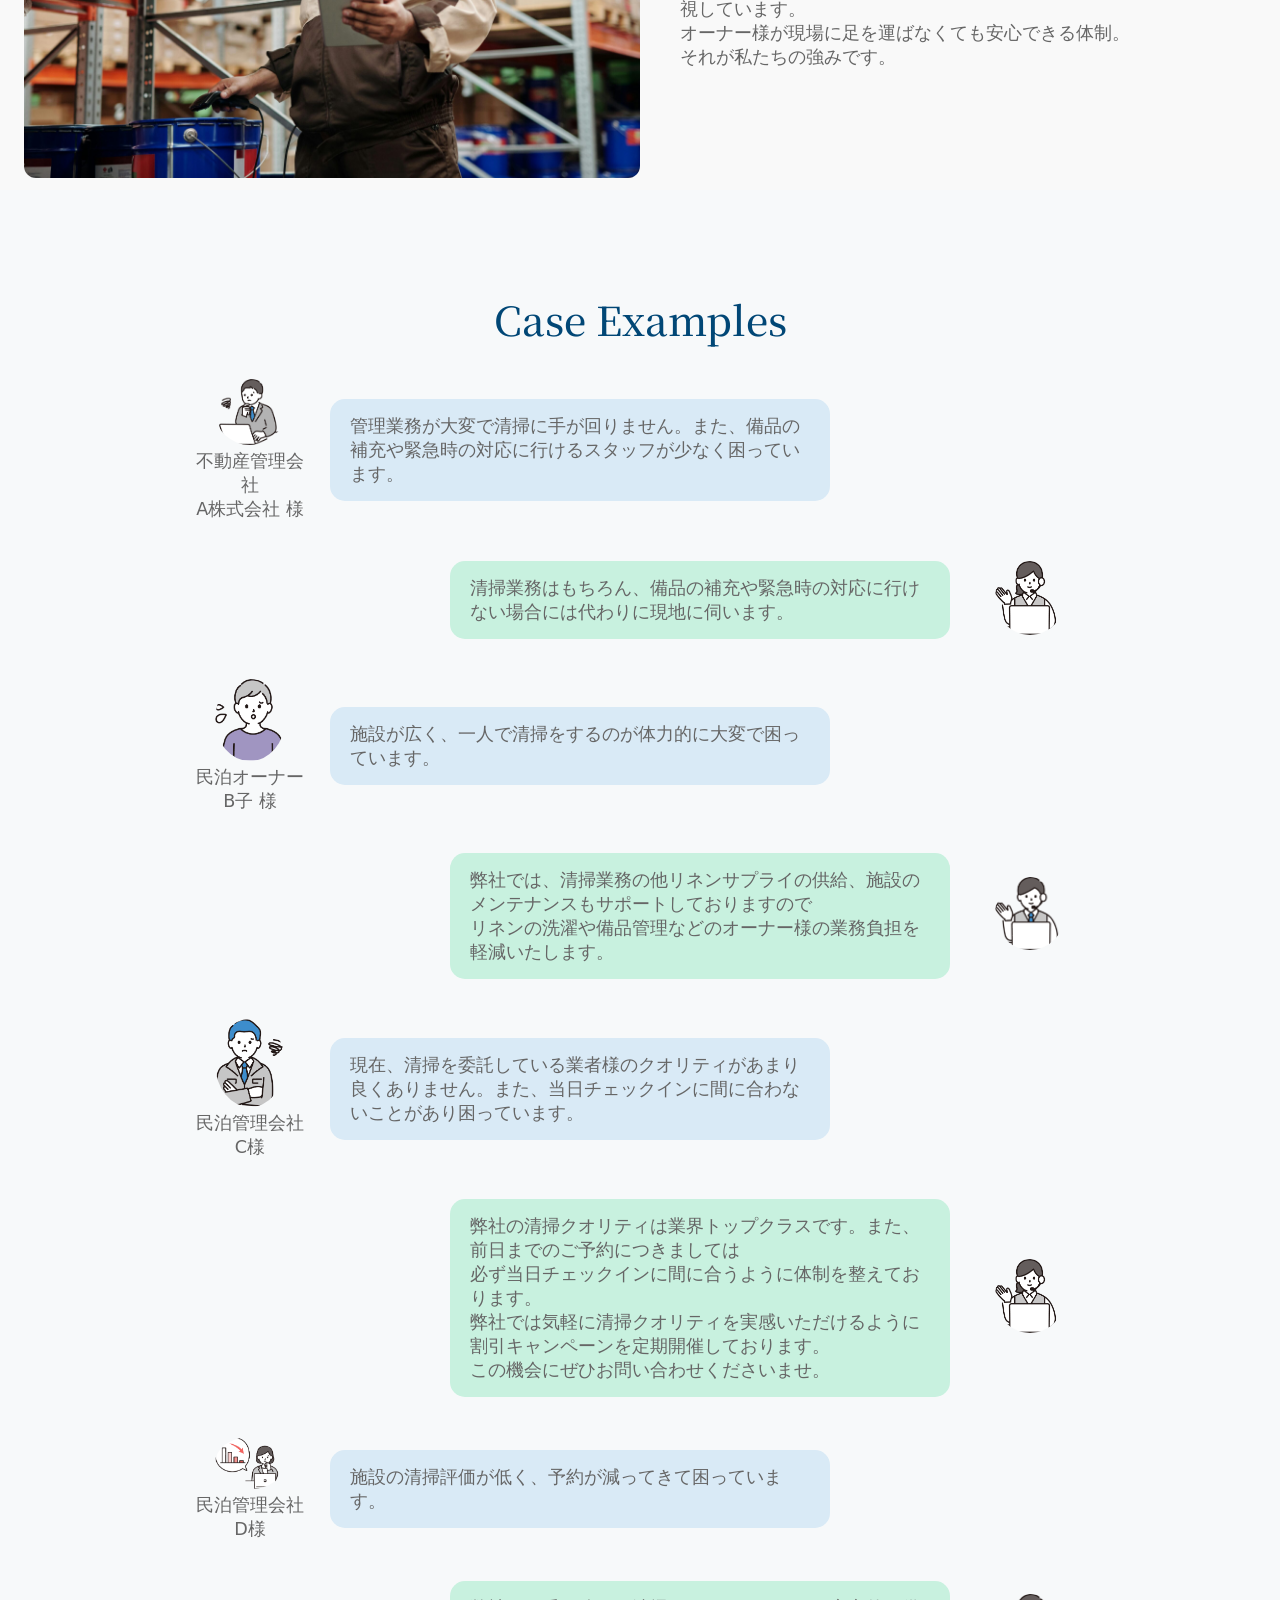
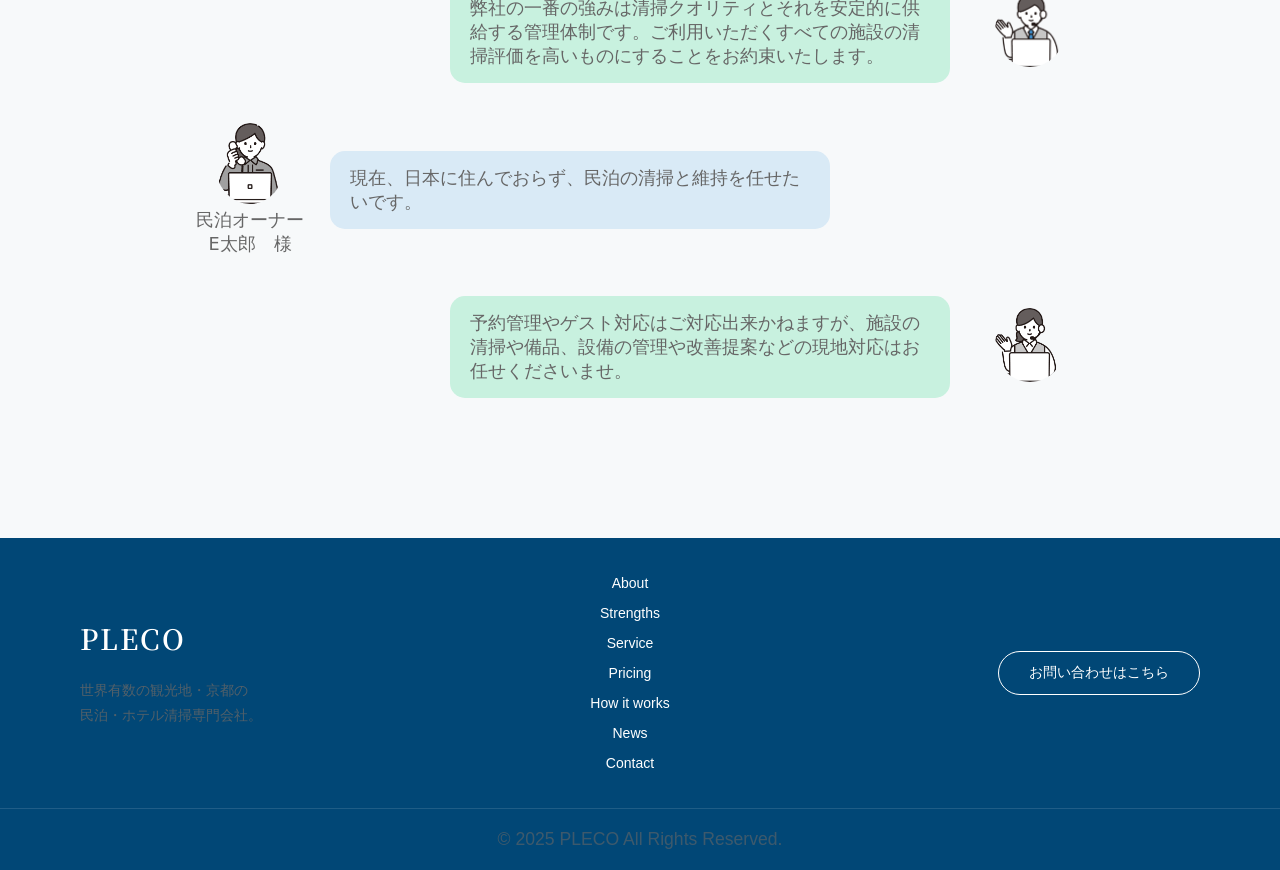
<file: frontend/strengths.html>
<!DOCTYPE html>
<html lang="ja">
<head>
  <meta charset="UTF-8">
  <meta name="viewport" content="width=device-width, initial-scale=1.0">
  <title>会社紹介 | 株式会社PLECO</title>
  <link rel="icon" type="image/png" href="../images/logo/ロゴ-グラデーション.png">
  <link rel="stylesheet" href="css/variables.css">
  <link rel="stylesheet" href="css/base.css">
  <link rel="stylesheet" href="css/header.css">
  <link rel="stylesheet" href="css/footer.css">
  <link rel="stylesheet" href="css/strengths-page.css">
  <link rel="stylesheet" href="css/responsive.css">
  <!-- font -->
  <link href="https://fonts.googleapis.com/css2?family=Noto+Serif+JP:wght@400;600;700&display=swap" rel="stylesheet">
</head>

<body class="grad-bgc">
<!-- header -->
<header class="site-header">
  <div class="header-inner">
    <a class="brand" href="../frontend/index.html">
      <img src="../images/logo/PLECO-rogo.png" alt="株式会社PLECO" class="brand-logo">
      <div class="brand-name-wrapper">
        <div class="brand-name">株式会社PLECO</div>
        <div class="brand-sub">プロに任せる高品質な清掃代行</div>
      </div>
    </a>

    <nav class="nav">
      <a href="about.html">会社紹介</a>
      <a href="index.html#service-overview">サービス</a>
      <a href="startup-support.html">民泊開業支援</a>
      <a href="management.html">民泊運営代行</a>
      <a href="price.html">料金表</a>
      <a href="index.html#works">実績</a>
      <a href="index.html#faq">よくあるご質問</a>
      <a href="index.html#recruit">採用情報</a>
      <a href="index.html#news">お知らせ</a>
    </nav>

    <div class="header-cta">
      <a class="btn btn-ghost" href="simulation.html">料金シミュレーション</a>
      <a class="btn" href="#contact">お問い合わせ</a>
    </div>

    <button class="hamburger" id="hamburger" aria-label="メニュー">
      <span></span><span></span><span></span>
    </button>
  </div>

  <!-- sp menu -->
  <div class="sp-menu" id="spMenu">
    <a href="about.html">会社紹介</a>
    <a href="index.html#service-overview">サービス</a>
    <a href="startup-support.html">民泊開業支援</a>
    <a href="management.html">民泊運営代行</a>
    <a href="price.html">料金表</a>
    <a href="index.html#works">実績</a>
    <a href="index.html#faq">よくあるご質問</a>
    <a href="index.html#recruit">採用情報</a>
    <a href="index.html#news">お知らせ</a>
  </div>
</header>

<!-- main -->
<main>

  <section class="page-header">
    <div class="page-header-overlay">
      <div class="page-header-inner">
        <span class="section-ja">私たちの強み</span>
        <h1>Strengths</h1>
      </div>
    </div>
  </section>

  <!-- Section 01 -->
  <div class="strength-section">
    <h2>年間3000件以上<br>信頼の実績</h2>
    <div class="strength-content">
      <img src="../images/strengths/strength1.jpg" alt="信頼の実績">
      <div class="strength-text">
        <p>
          私たちは京都を拠点に、年間3000件以上の民泊・宿泊施設の清掃を安定的に担ってきました。<br>
          単発ではなく、継続的にご依頼いただいている施設が多数を占めていることが、私たちの品質の証です。
        </p>
        <p>
          国内外のゲストを迎える京都という厳しい環境の中で培った基準とオペレーションにより、常に均一で高水準な清掃を実現。<br>
          積み重ねてきた数千件の実績は、単なる件数ではなく、オーナー様からお預かりしてきた「信頼の数」だと考えています。
        </p>
      </div>
    </div>
  </div>
  
  <!-- Section 02 -->
  <div class="strength-section section02">
    <h2>京都発、<br>国内最高水準のクオリティ</h2>
    <div class="strength-content">
      <img src="../images/strengths/strength2.jpg" alt="強み2">
      <div class="strength-text">
        <p>
          私たちは京都を拠点に、年間3000件以上の民泊・宿泊施設の清掃を安定的に担ってきました。<br>
          単発ではなく、継続的にご依頼いただいている施設が多数を占めていることが、私たちの品質の証です。
        </p>
        <p>
          国内外のゲストを迎える京都という厳しい環境の中で培った基準とオペレーションにより、常に均一で高水準な清掃を実現。<br>
          積み重ねてきた数千件の実績は、単なる件数ではなく、オーナー様からお預かりしてきた「信頼の数」だと考えています。
        </p>
      </div>
    </div>
  </div>
  <!-- Section 03 -->
  <div class="strength-section section03">
    <h2>厳密な<br>チェック・教育体制</h2>
    <div class="strength-content">
      <img src="../images/strengths/strength3.jpg" alt="強み3">
      <div class="strength-text">
        <p>
          「やったつもり」は通用しない。<br>
          私たちは作業完了をゴールとは考えていません。
        </p>
        <p>
          細部まで数値化されたチェック基準と、ダブルチェック体制により、見落としや品質のばらつきを徹底排除。<br>
          さらに、定期的な研修と品質フィードバックを行い、常に基準をアップデートし続けています。
        </p>
        <p>
          品質は、意識ではなく[仕組み]で守るもの。<br>
          だからこそ、どの現場でも変わらないクオリティを提供できるのです。
        </p>
      </div>
    </div>
  </div>
  <!-- Section 04 -->
  <div class="strength-section section04">
    <h2>柔軟で<br>迅速な対応力</h2>
    <div class="strength-content">
      <img src="../images/strengths/strength4.jpg" alt="強み4">
      <div class="strength-text">
        <p>
          突発的な予約変更やチェックイン時間の前倒しなど、現場では想定外が日常的に発生します。<br>
          私たちは、こうした変化に即応できる運用体制を整えています。
        </p>
        <p>
          豊富な現場経験を持つスタッフが連携し、迅速な判断とスムーズな再調整を実施。<br>
          単に“対応する”のではなく、施設運営への影響を最小限に抑えることを重視しています。
        </p>
        <p>
          どんな状況でも、安心して任せられる存在であること。<br>
          それが私たちの強みです。
        </p>
      </div>
    </div>
  </div>
  <!-- Section 05 -->
  <div class="strength-section section05">
    <h2>安心・安全の<br>管理体制</h2>
    <div class="strength-content">
      <img src="../images/strengths/strength5.jpg" alt="強み5">
      <div class="strength-text">
        <p>
          清掃は、空間を整えるだけではありません。<br>
          私たちは忘れ物の発見時に即時報告・記録を行い、ゲスト対応の迅速化とトラブル回避を徹底しています。
        </p>
        <p>
          さらに、備品の破損・在庫不足・設備異常なども同時にチェック。<br>
          問題を“起きてから対応する”のではなく、“起きる前に防ぐ”ことを重視しています。
        </p>
        <p>
          オーナー様が現場に足を運ばなくても安心できる体制。<br>
          それが私たちの強みです。
        </p>
      </div>
    </div>
  </div>

  <!-- Case Examples -->
  <section class="case-section">

    <div class="section-title">
      <h2>Case Examples</h2>
    </div>

    <div class="case-list">

      <!-- Case 01 -->
      <div class="case-item">
        <div class="case-person">
          <img src="../images/case_icon3.png" alt="A株式会社様 アイコン">
          <p>不動産管理会社<br>A株式会社 様</p>
        </div>
        <div class="case-message">
          <p>
            管理業務が大変で清掃に手が回りません。また、備品の補充や緊急時の対応に行けるスタッフが少なく困っています。
          </p>
        </div>
      </div>
      <div class="case-item reply">
        <div class="case-message">
          <p>
            清掃業務はもちろん、備品の補充や緊急時の対応に行けない場合には代わりに現地に伺います。
          </p>
        </div>
        <div class="case-person">
          <img src="../images/case_icon-after1.png" alt="スタッフアイコン1">
        </div>
      </div>

      <!-- Case 02 -->
      <div class="case-item">
        <div class="case-person">
          <img src="../images/case_icon6.png" alt="B子様アイコン">
          <p>民泊オーナー B子 様</p>
        </div>
        <div class="case-message">
          <p>
            施設が広く、一人で清掃をするのが体力的に大変で困っています。
          </p>
        </div>
      </div>
      <div class="case-item reply">
        <div class="case-message">
          <p>
            弊社では、清掃業務の他リネンサプライの供給、施設のメンテナンスもサポートしておりますので<br>
            リネンの洗濯や備品管理などのオーナー様の業務負担を軽減いたします。
          </p>
        </div>
        <div class="case-person">
          <img src="../images/case_icon-after2.png" alt="スタッフアイコン2">
        </div>
      </div>

      <!-- Case 03 -->
      <div class="case-item">
        <div class="case-person">
          <img src="../images/case_icon1.png" alt="民泊管理会社C様アイコン">
          <p>民泊管理会社<br>C様</p>
        </div>
        <div class="case-message">
          <p>
            現在、清掃を委託している業者様のクオリティがあまり良くありません。また、当日チェックインに間に合わないことがあり困っています。
          </p>
        </div>
      </div>
      <div class="case-item reply">
        <div class="case-message">
          <p>
            弊社の清掃クオリティは業界トップクラスです。また、前日までのご予約につきましては<br>必ず当日チェックインに間に合うように体制を整えております。<br>
            弊社では気軽に清掃クオリティを実感いただけるように割引キャンペーンを定期開催しております。<br>
            この機会にぜひお問い合わせくださいませ。
          </p>
        </div>
        <div class="case-person">
          <img src="../images/case_icon-after1.png" alt="スタッフアイコン1">
        </div>
      </div>

      <!-- Case 04 -->
      <div class="case-item">
        <div class="case-person">
          <img src="../images/case_icon4.png" alt="民泊管理会社D様アイコン">
          <p>民泊管理会社<br>D様</p>
        </div>
        <div class="case-message">
          <p>
            施設の清掃評価が低く、予約が減ってきて困っています。
          </p>
        </div>
      </div>
      <div class="case-item reply">
        <div class="case-message">
          <p>
            弊社の一番の強みは清掃クオリティとそれを安定的に供給する管理体制です。ご利用いただくすべての施設の清掃評価を高いものにすることをお約束いたします。
          </p>
        </div>
        <div class="case-person">
          <img src="../images/case_icon-after2.png" alt="スタッフアイコン2">
        </div>
      </div>

      <!-- Case 05 -->
      <div class="case-item">
        <div class="case-person">
          <img src="../images/case_icon5.png" alt="民泊オーナーE太郎様アイコン">
          <p>民泊オーナー<br>E太郎　様</p>
        </div>
        <div class="case-message">
          <p>
            現在、日本に住んでおらず、民泊の清掃と維持を任せたいです。
          </p>
        </div>
      </div>
      <div class="case-item reply">
        <div class="case-message">
          <p>
            予約管理やゲスト対応はご対応出来かねますが、施設の清掃や備品、設備の管理や改善提案などの現地対応はお任せくださいませ。
          </p>
        </div>
        <div class="case-person">
          <img src="../images/case_icon-after1.png" alt="スタッフアイコン1">
        </div>
      </div>

    </div>

  </section>
</main>

<!-- Footer -->
<footer class="footer">
  <div class="footer-inner">

    <div class="footer-left">
      <h2 class="footer-logo">PLECO</h2>
      <p>
        世界有数の観光地・京都の<br>
        民泊・ホテル清掃専門会社。
      </p>
    </div>

    <div class="footer-links">
      <ul>
        <li><a href="#">About</a></li>
        <li><a href="#">Strengths</a></li>
        <li><a href="#">Service</a></li>
        <li><a href="#">Pricing</a></li>
        <li><a href="#">How it works</a></li>
        <li><a href="#">News</a></li>
        <li><a href="#">Contact</a></li>
      </ul>
    </div>

    <div class="footer-contact">
      <a href="#" class="footer-btn">お問い合わせはこちら</a>
    </div>

  </div>

  <div class="footer-bottom">
    <p>© 2025 PLECO All Rights Reserved.</p>
  </div>
</footer>

<script src="./js/script.js"></script>
</body>
</file>
<file: frontend/css/variables.css>
:root {
  --color-main: #00beff;
  --color-main-rgb: rgba(0,190,255);
  --color-main-hover: #0099cc; 
  --color-blue: #00399b;
  --color-main-light: #dbf6ff;
  --color-main-light2: #c1efff;
  --color-sub: #c6c8c9;
  --color-deep: #0b3c5d;
  --color-deep: #014776;
  --color-white-base: #f9f9f9;
  --color-white-accent: #f0f0f0;

  --color-bg: #ffffff;
  --color-black: #222222;
  --color-text-gray: #555555;
  --color-muted: #666666;

  --font-sans: "Noto Sans JP", system-ui, -apple-system, "Segoe UI", sans-serif;
  --font-serif: "Noto Serif JP", serif;

  --radius-lg: 18px;
  --shadow: 0 12px 30px rgba(0,0,0,0.10);
  --shadow-soft: 0 10px 25px rgba(0,0,0,0.08);
}
</file>
<file: frontend/css/base.css>
*, *::before, *::after { box-sizing: border-box; }
html { scroll-behavior: smooth; }
html, body {
  margin: 0;
  padding: 0;
  font-size: 16px;
}
body {
  background-color: var(--color-white-base);
  color: var(--color-deep);
  font-family: var(--font-sans);
}
.grad-bgc {
  background:
    radial-gradient(
      circle at -50% 20%,
      #00beff2e 0%,
      #00beff1a 20%,
      rgba(0,190,255,0.15) 40%,
      var(--color-white-base) 80%
    );
}
.container {
  max-width: 1400px;
  margin: 0 auto;
}
h1, h2, h3, h4, h5 {
  font-family: "Noto Serif JP", serif;
  font-weight: 300;
  margin: 0;
}
h1 {
  font-size: 2.896rem;
}
h2 {
  font-size: 2.488rem;
}
h3 {
  font-size: 2.074rem;
}
h4 {
  font-size: 1.728rem;
  font-weight: 600;
}
h5 {
  font-size: 1.44rem;
}
p {
  font-size: 1.1rem;
  color: var(--color-muted);
  margin: 0;
}
.underline-h3{
  margin-bottom: 0.8em;
  display:block;
  width:fit-content;
  position:relative;
}
.underline-h3::before{
  content:"";
  position:absolute;
  left:0;
  bottom:0.1em;
  width:100%;
  height: 0.3em;
  background:linear-gradient(90deg,#00beff,#2e74c4);
  opacity: 0.4;
  z-index: -1;
}
.underline-h4{
  margin-bottom: 0.8em;
  display:block;
  width:fit-content;
  position:relative;
}
.underline-h4::before{
  content:"";
  position:absolute;
  left:0;
  bottom:0.1em;
  width:100%;
  height: 0.2em;
  background:linear-gradient(90deg,#00beff,#2e74c4);
  opacity: 0.3;
  z-index: -1;
}
.underline-h5{
  margin-bottom: 0.8em;
  display:block;
  width:fit-content;
  position:relative;
}
.underline-h5::before{
  content:"";
  position:absolute;
  left:0;
  bottom:0.1em;
  width:100%;
  height: 0.2em;
  background:linear-gradient(90deg,#00beff,#2e74c4);
  opacity: 0.3;
  z-index: -1;
}
/* デフォルト（PC）では改行しない */
.sp-only, .sp-indent {
  display: none;
}

/* .overlap-section */
.overlap-section {
  background: var(--color-white-base);
  margin-top: -5rem;
  margin-bottom: -5rem;
  padding: 5rem 10rem;
  width: 100%;
  border-radius: 5rem;
  box-shadow: 0 30px 60px rgba(0,0,0,0.08), 
  0 -10px 30px rgba(0,0,0,0.04);
  position: relative;
  z-index: 10;
  scroll-margin-top: 5rem;
}
/* .under-section */
.under-section {
  background:
    radial-gradient(circle at 30% 90%, rgba(0,190,255,0.3), transparent 40%),
    radial-gradient(circle at 20% 20%, rgba(255,255,255,0.8), transparent 40%),
    radial-gradient(circle at 80% 30%, rgba(0,190,255,0.2), transparent 65%),
    radial-gradient(circle at 20% 80%, rgba(255,255,255,0.8), transparent 60%),
    var(--color-main-light);
  margin-top: -5rem;
  margin-bottom: -5rem;
  padding: 10rem 10rem;
  width: 100%;
}

/* section header/title */
.section-header {
  display: flex;
  justify-content: space-around;
  align-items: center;
}
.section-title {
  display: flex;
  flex-direction: column;
  align-items: center;
  gap: 0px;
}
.section-title span {
  font-size: 1rem;
  margin: 0;
  font-weight: 700;
  letter-spacing: 0.08em;
  color: var(--color-main);
}
.section-title h2 {
  font-size: 2.5rem;
  font-weight: 500;
  color: var(--color-deep);
  margin-bottom: 0.8em;
}
.section-header strong{
  color: var(--color-main);
  font-weight: 700;
} 


/* fade up */
.fade-up {
  opacity: 0;
  transform: translateY(40px);
  transition: opacity 0.8s ease, transform 0.8s ease;
}
.fade-up.is-visible {
  opacity: 1;
  transform: translateY(0);
}



/* button */
.btn {
  display: inline-flex;
  align-items: center;
  justify-content: center;
  gap: 8px;
  text-decoration: none;
  border-radius: 999px;
  padding: 10px 16px;
  font-weight: 500;
  font-size: 14px;
  transition: 0.25s;
  border: 1px solid transparent;
  cursor: pointer;
  box-shadow: var(--shadow-soft);
  background: var(--color-main);
  color: white;
}
.btn:hover { transform: translateY(-3px); opacity: 0.7; }
.btn-lg { padding: 18px 28px; font-size: 22px; }
.btn-ghost {
  background: rgba(0,190,255,0.1);
  color: #007aa4;
  border-color: rgba(0,190,255,0.25);
}
.btn-ghost:hover { background: rgba(0,190,255,0.3); }


/* more-tile */
.more-tile-wrapper{
  margin-top:6rem;
  display:flex;
  justify-content:center;
}
.more-tile{
  position:relative;
  display:block;
  width:45rem;
  height:12rem;
  border-radius:2rem;
  overflow:hidden;
  text-decoration:none;
  box-shadow:0 1rem 2.5rem rgba(0,0,0,0.10);
  transition:.3s;
}
.more-tile img{
  width:100%;
  height:100%;
  object-fit:cover;
  transform:scale(1.02);
  transition:.35s;
}
.more-tile::after{
  content:"";
  position:absolute;
  inset:0;
  background:linear-gradient(
    90deg,
    rgba(0,190,255,0.5) 0%,
    rgba(0,190,255,0.5) 50%,
    rgba(0,190,255,0.5) 100%
  );
  transition:.35s;
}
.more-tile-title{
  position:absolute;
  left:2rem;
  bottom:3.5rem;
  z-index:1;
  color:#fff;
  font-size:3.5rem;
  font-weight:300;
  letter-spacing:.06em;
  text-shadow:0 .125rem .625rem rgba(0,0,0,0.35);
}
.more-tile-subtitle{
  position:absolute;
  left:2rem;
  bottom:1.6rem;
  z-index:1;
  color:#fff;
  font-size:1.5rem;
  letter-spacing:.12em;
  opacity:.9;
  text-transform:uppercase;
}
.more-tile-arrow{
  position:absolute;
  right:1.75rem;
  top:50%;
  transform:translateY(-50%);
  z-index:1;
  width:3.125rem;
  height:3.125rem;
  border-radius:50%;
  display:grid;
  place-items:center;
  font-size:1.75rem;
  color:#0b4d6b;
  background:rgba(255,255,255,0.95);
  transition:.35s;
}
.more-tile:hover{
  transform:translateY(-0.2rem);
  box-shadow:0 1.25rem 2.5rem rgba(0,0,0,0.3);
}
.more-tile:hover img{
  transform:scale(1.08);
}
.more-tile:hover::after{
  background:linear-gradient(
    90deg,
    rgba(0,190,255,0.7) 0%,
    rgba(0,190,255,0.7) 100%
  );
}
.more-tile:hover .more-tile-arrow{
  transform:translateY(-50%) translateX(.25rem);
}


/* cta */
.final-cta {
  padding: 10rem 0;
  background:
    linear-gradient(rgba(0,120,170,0.4), rgba(0,120,170,0.4)),
    url("../../images/contact.png") center/cover no-repeat;
  color: white;
  text-align: center;
}
.final-cta-inner {
  max-width: 1100px;
  margin: 0 auto;
  padding: 0 60px;
}
.final-cta h2 {
  color: white;
  margin-bottom: 2em;
}
.final-cta-buttons {
  display: flex;
  justify-content: center;
  gap: 1.5rem;
  flex-wrap: wrap;
}
.final-cta-buttons a {
  background-color: rgba(255,255,255,0.1);
  border: 1px solid white;
}


.page-title {
  text-align: center;
  margin-bottom: 40px;
}
.page-header {
  margin-top: 5rem;
  position: relative;
  background: linear-gradient(
    rgba(0, 190, 255, 0.7),
    rgba(0, 160, 220, 0.7)
  ),
  url("../../images/Kyoto-header.jpg");
  background-size: cover;
  background-position: center;
  color: white;
  font-family: var(--font-serif);
}
.page-header-overlay {
  padding: 90px 20px;
  text-align: center;
  align-items: center;
}
.page-header-inner {
  max-width: 720px;
  margin: 0 auto;
}
.page-header .section-ja {
  font-size: 24px;
  letter-spacing: 1px;
  opacity: 0.8;
}
.page-header h1 {
  font-size: 72px;
  margin: 12px 0 18px;
  font-weight: 400;
}
</file>
<file: frontend/css/header.css>
.site-header {
  height: 5rem;
  position: fixed;
  width: 100%;
  top: 0;
  z-index: 999;
  background: rgba(255,255,255,0.78);
  backdrop-filter: blur(0.625rem);
  border-bottom: 0.0625rem solid rgba(0,0,0,0.06);
}
.header-inner {
  height: 4.625rem;
  margin: 0 auto;
  padding: 0 1.125rem;
  display: flex;
  align-items: center;
}
.brand {
  display: flex;
  align-items: center;
  gap: 0.75rem;
  text-decoration: none;
  color: var(--color-text);
  flex-shrink: 0;
}
.brand-logo {
  width: auto;
  height: 4.0625rem;
  object-fit: contain;
}
.brand-name-wrapper {
  display: flex;
  flex-direction: column;
}
.brand-name {
  font-size: 1.375rem;
  font-weight: 700;
  letter-spacing: 0.0625rem;
  font-family: "Noto Serif JP", serif;
  background: linear-gradient(90deg,#00beff,#2e74c4);
  -webkit-background-clip: text;
  -webkit-text-fill-color: transparent;
  background-clip: text;
  color: transparent;
}
.brand-sub {
  font-size: 0.6875rem;
  letter-spacing: 0.125rem;
  text-transform: uppercase;
  color: #666;
  margin-top: 0.25rem;
}

.brand:hover {
  filter: brightness(1.1)
}

.nav {
  display: flex;
  gap: 0.875rem;
  justify-content: center;
  flex: 1;
}

.nav a {
  text-decoration: none;
  color: var(--color-muted);
  font-size: 1rem;
  padding: 0.5rem 0.5rem;
  white-space: nowrap;
}

.nav a:hover {
  color: var(--color-text);
}

.header-cta {
  display: flex;
  gap: 0.625rem;
  flex-shrink: 0;
}

.hamburger {
  display: none;
  width: 2.75rem;
  height: 2.75rem;
  border: 0.0625rem solid rgba(0,0,0,0.12);
  background: white;
  border-radius: 0.75rem;
  cursor: pointer;
  flex-shrink: 0;
}

.hamburger span {
  display: block;
  height: 0.125rem;
  width: 1.125rem;
  margin: 0.25rem auto;
  background: #333;
  border-radius: 0.125rem;
}

.sp-menu {
  display: none;
  padding: 0.75rem 1.125rem 1.125rem;
  border-top: 0.0625rem solid rgba(0,0,0,0.06);
  background: rgba(255,255,255,0.92);
  backdrop-filter: blur(0.625rem);
}

.sp-menu a {
  display: block;
  padding: 0.75rem 0.625rem;
  color: var(--color-text);
  text-decoration: none;
  border-radius: 0.75rem;
}

.sp-menu a:hover {
  background: rgba(0,0,0,0.04);
}

.sp-cta {
  margin-top: 0.5rem;
  border: 0.0625rem solid rgba(0,0,0,0.12);
}

.sp-cta.main {
  background: var(--color-main);
  color: white;
  border-color: transparent;
}

@media (max-width: 85rem) {
  .nav,
  .header-cta {
    display: none;
  }

  .hamburger {
    display: block;
    margin-left: auto;
  }

  .sp-menu.is-open {
    display: block;
    width: 30%;
    margin-left: auto;
  }
}
</file>
<file: frontend/css/footer.css>
.footer {
  background: var(--color-deep);
  color: #ffffff;
  font-family: "Noto Sans JP", sans-serif;
}

.footer-inner {
  max-width: 1200px;
  margin: 0 auto;
  padding: 20px 40px 20px;
  display: flex;
  justify-content: space-between;
  flex-wrap: wrap;
  gap: 40px;
  align-items: center;
}

.footer-logo {
  font-size: 28px;
  font-weight: 600;
  letter-spacing: 2px;
  margin-bottom: 20px;
}

.footer-left p {
  line-height: 1.8;
  font-size: 14px;
  opacity: 0.8;
}

.footer-links ul {
  list-style: none;
  padding: 0;
}

.footer-links li {
  margin-bottom: 12px;
  text-align: center;
}

.footer-links a {
  text-decoration: none;
  color: #ffffff;
  font-size: 14px;
  transition: 0.3s;
}

.footer-links a:hover {
  opacity: 0.6;
}

.footer-contact {
  display: flex;
  align-items: center;
}

.footer-btn {
  display: inline-block;
  padding: 12px 30px;
  border: 1px solid #ffffff;
  border-radius: 30px;
  text-decoration: none;
  color: #ffffff;
  font-size: 14px;
  transition: 0.3s;
}

.footer-btn:hover {
  background: #ffffff;
  color: #0f2e3a;
}

.footer-bottom {
  border-top: 1px solid rgba(255,255,255,0.2);
  text-align: center;
  padding: 20px 0;
  font-size: 12px;
  opacity: 0.6;
}
</file>
<file: frontend/css/about-page.css>
.about {
  padding: 5rem 10rem;
  background:
    radial-gradient(circle at 30% 90%, rgba(0,190,255,0.3), transparent 40%),
    radial-gradient(circle at 20% 20%, rgba(255,255,255,0.8), transparent 40%),
    radial-gradient(circle at 80% 30%, rgba(0,190,255,0.2), transparent 65%),
    radial-gradient(circle at 20% 80%, rgba(255,255,255,0.8), transparent 60%),
    var(--color-main-light);
  /* background: 
    url(../../images/logo/logo_bg.png) center / cover no-repeat; */
}

.about-section {
  max-width: 75rem;
  margin: 0 auto;
  padding: 4rem 1.5rem;
  display: grid;
  grid-template-columns: 1fr 1fr;
  gap: 3rem;
  align-items: center;
}
.about-image img {
  width: 100%;
  height: 20rem;
  object-fit: cover;
  border-radius: 1rem;
}
.about-text h2 {
  margin-bottom: 0.5rem;
}
.about-text h3 {
  font-size: 1.25rem;
  font-weight: 500;
  margin-bottom: 1.2rem;
}
</file>
<file: frontend/css/responsive.css>
/* ---------- responsive ---------- */
@media (max-width: 768px) {
  .sp-menu.is-open { 
    width: 100%;
  }
  
  h1 {
    font-size: 36px;
  }
  
  .btn-lg {
    padding: 14px 20px;
    font-size: 18px;
  }
  .sp-only {
    display: inline;
  }

  .works-stats {
    flex-direction: column;
    gap: 30px;
  }
  .works-grid {
    grid-template-columns: 1fr;
  }
  .service-grid {
    grid-template-columns: 1fr;
  }


  /* About-page */
  .company-row {
    flex-direction: column;
  }
  .company-th,
  .company-td {
    width: 100%;
    border-right: none;
  }
  .company-th::after {
    width: 40%;
  }

}
</file>
<file: frontend/css/management-page.css>
.hero {
  height:calc(100vh + 5rem);
  background:
    radial-gradient(circle at 30% 90%, rgba(0,190,255,0.3), transparent 40%),
    radial-gradient(circle at 20% 20%, rgba(255,255,255,0.8), transparent 80%),
    radial-gradient(circle at 80% 30%, rgba(0,190,255,0.2), transparent 20%),
    radial-gradient(circle at 20% 80%, rgba(255,255,255,0.8), transparent 80%),
    var(--color-main-light);
  display: flex;
  flex-direction: column;
  align-items: center;
  justify-content: center;
  text-align: center;
  gap: 8rem;
}
.hero-text h1 {
  font-size: 3rem;
  margin-bottom: 0.5em;
}
.hero-text p {
  font-size: 1.2rem;
}
.hero-features {
  margin: 0 auto;
  display: flex;
  justify-content: center;
  gap: 8rem;
}
.feature {
  position: relative;
  text-align: center;
}
.feature::before {
  content: "";
  position: absolute;
  width:36rem;
  height: 36rem;
  background-image: url("../../images/logo/ロゴ-グラデーション.png");
  background-size: contain;
  background-repeat: no-repeat;
  background-position: center;
  opacity: 0.3;
  top: 50%;
  left: 50%;
  transform: translate(-50%, -50%);
  pointer-events: none;
}
.feature span {
  font-size: 2.6rem;
  color: var(--color-main);
  font-weight: 700;
  display: block;
  margin-bottom: 0.2em;
}
.feature p {
  font-size: 1.6rem;
  color: var(--color-deep);
  margin: 0;
  font-weight: 500;
}






/* ===== Flow Layout ===== */
.flow-hero-content {
  display: flex;
  gap: 3rem;
  align-items: center;
}
.flow-hero-image {
  flex: 1;
  display: flex;
}
.flow-hero-image img {
  width: 100%;
  height: 100%;
  object-fit: cover;
  border-radius: 1rem;
}
.flow-hero-list {
  flex: 1.2;
  display: flex;
  flex-direction: column;
  gap: 1rem;
}
.flow-item {
  display: flex;
  align-items: center;
  padding: 0.5rem 0;
  border-bottom: 1px solid #ddd;
  text-decoration: none;
  transition: 0.3s;
}
.flow-left {
  display: flex;
  align-items: center;
  gap: 1.2rem;
  margin-right: auto;
}
.flow-item {
  gap: 2rem;
}
.flow-circle {
  width: 2.2rem;
  height: 2.2rem;
  border-radius: 50%;
  background: #ffffff;
  border: 1px solid #ddd;
  display: flex;
  align-items: center;
  justify-content: center;
  transition: 0.3s;
}
.flow-arrow {
  font-size: 1.2rem;
  transition: 0.3s;
}
.flow-item:hover .flow-circle {
  background: var(--color-main);
}
.flow-item:hover .flow-arrow {
  color: white;
  transform: translateX(2px);
}
.flow-item:hover {
  opacity: 0.6;
}
.flow-number {
  color: var(--color-main);
  font-size: 1.8rem;
  font-weight: 700;
  display: flex;
  align-items: center;
  justify-content: center;
}
.flow-label {
  font-size: 1.8rem;
  color: var(--color-muted);
}


.flow-step-flex {
  display: grid;
  grid-template-columns: 1fr 1fr;
  gap: 5rem;
  align-items: center;
}
.step-image img {
  width: 100%;
  border-radius: 1rem;
  object-fit: cover;
}
.step-title {
  display: flex;
  align-items: center;
  gap: 1.2rem;
  margin-bottom: 1.2rem;
}
.step-title span {
  font-size: 2rem;
  font-weight: 700;
  color: var(--color-main); 
}
.step-title h3 {
  font-size: 2rem;
  font-weight: 600;
  color: var(--color-deep);
  margin: 0;
}
.step-text p {
  line-height: 1.4;
  margin-bottom: 0.5em;
}


/* step3 */
.step-cards {
  margin: 0 auto;
  display: flex;
  flex-direction: column;
  align-items: center;
  gap: 0.9rem;
}
.step-card {
  border-radius: 1rem;
  width: 70%;
  padding: 2rem;
  box-shadow: 0 8px 30px rgba(0,0,0,0.04);
  background: var(--color-white-base);
}
.step-card-content {
  display: grid;
  grid-template-columns: 1.2fr 1fr;
  gap: 4rem;
  align-items: center;
}
/* テキスト */
.step-card-text h3 {
  font-size: 32px;
  font-family: var(--font-sans);
  color: var(--color-deep);
  margin-bottom: 20px;
  font-weight: 500;
}
.step-card-text p {
  font-size: 17px;
  line-height: 1.9;
  color: #555;
}
.step-card-image img {
  width: 100%;
  border-radius: 20px;
  object-fit: cover;
}
.step-card-arrow {
  width: 0;
  height: 0;
  margin: 0.2rem auto;
  border-left: 20px solid transparent;
  border-right: 20px solid transparent;
  border-top: 20px solid var(--color-main);
}



/* strength */
.strength-container{
  background:rgba(255,255,255,0.6);
  border-radius:2rem;
  padding: 3rem 3rem;
  box-shadow:0 30px 60px rgba(0,0,0,0.08);
  display:grid;
  grid-template-columns:repeat(3,1fr);
  gap: 3rem;
}
.strength-item{
  background:#fff;
  border-radius:2rem;
  padding:2rem 2rem;
  display:flex;
  flex-direction:column;
  align-items:center;
  text-align:center;
}
.strength-item svg{
  width:10rem;
  height:10rem;
  display:block;
}
.strength-item svg *{
  stroke-width:3.5;
}
.strength-item h4{
  font-weight: 600;
}
.strength-item p{
  line-height:1.7;
}
</file>
<file: frontend/css/price-page.css>
.hero {
  height:calc(100vh + 5rem);
  background:
    radial-gradient(circle at 30% 90%, rgba(0,190,255,0.3), transparent 40%),
    radial-gradient(circle at 20% 20%, rgba(255,255,255,0.8), transparent 80%),
    radial-gradient(circle at 80% 30%, rgba(0,190,255,0.2), transparent 20%),
    radial-gradient(circle at 20% 80%, rgba(255,255,255,0.8), transparent 80%),
    var(--color-main-light);
  display: flex;
  flex-direction: column;
  align-items: center;
  justify-content: center;
  text-align: center;
  padding: 5rem;
}
.hero .section-header {
  margin-bottom: 2rem;
}
.hero .section-title h1 {
  font-size: 3rem;
  margin-bottom: 2rem;
}
.hero .section-title h2 {
  font-size: 2rem;
  margin-bottom: 0.8rem;
}
/* 横並び */
.hero-cards{
  display:grid;
  grid-template-columns:1fr 1fr;
  gap:1.5rem;
}
/* カード本体 */
.hero-card{
  position: relative;
  background: var(--color-white-base);
  border-radius: 2rem;
  margin: 0;
  padding: 2.4rem 2rem 1rem;
  box-shadow: 0 16px 40px rgba(0,0,0,0.08);
  backdrop-filter: blur(6px);
}

/* 見出し */
.hero-card-head{
  display: flex;
  justify-content: center;
  align-items: center;
  gap: 1rem;
  margin-bottom: 2rem;
}
.hero-card-head h3{
  margin-top: 0;
  font-size: 2rem;
  font-weight: 600;
  color: var(--color-deep);
}

/* content */
.hero-card-content{
  display:grid;
  grid-template-columns:1.1fr 1fr;
  gap:1.5rem;
  align-items: start;
}
.hero-card-text p {
  margin: 0 0 1.2rem;
  font-size: 1rem;
  text-align: left;
}
.hero-card-content img {
  width: 100%;
  height: auto;
}
/*  more */
.more {
  display: flex;
  align-items: center;
  gap: 0.8rem;
}
/* 円ボタン */
.circle-btn {
  position: relative;
  width: 3rem;
  height: 3rem;
  border-radius: 50%;
  border: 1px solid #ccc;
  display: flex;
  align-items: center;
  justify-content: center;
  overflow: hidden;
  text-decoration: none;
}
/* 内側のアニメーション円 */
.circle-btn::before {
  content: "";
  position: absolute;
  width: 0;
  height: 0;
  background: var(--color-main-light2);
  border-radius: 50%;
  transition: width 0.4s ease, height 0.4s ease;
}
/* 共通矢印 */
.arrow {
  position: absolute;
  font-size: 1.4rem;
  color: #1e73be;
  color: var(--color-deep);
  transition: all 0.4s cubic-bezier(.4,0,.2,1);
}
/* 通常表示用 */
.arrow-default {
  opacity: 1;
  transform: translateX(0);
}
/* 左から飛んでくる用 */
.arrow-hover {
  opacity: 0;
  transform: translateY(-40px);
}
/* hover時 */
.circle-btn:hover::before {
  width: 4.5rem;
  height: 4.5rem;
}
.circle-btn:hover .arrow-default {
  opacity: 0;
}
.circle-btn:hover .arrow-hover {
  opacity: 1;
  transform: translateY(0);
}


.price-container {
  background-color: var(--color-white-base);
  background: rgba(255,255,255,0.7);
  padding: 3rem 4rem;
  border-radius: 1rem;
}
.price-container h3 {
  text-align: center;
  margin-bottom: 0.8em;
}
.price-cards{
  display:grid;
  grid-template-columns:1fr 1fr;
  gap:1.5rem;
  margin-bottom: 2rem;
}
.price-card{
  position: relative;
  background: var(--color-main-light);
  border-radius: 2rem;
  margin: 0;
  padding: 2.4rem 1rem 1rem;
  box-shadow: 0 16px 40px rgba(0,0,0,0.08);
  backdrop-filter: blur(6px);
}
/* 見出し */
.price-card-head{
  display: flex;
  justify-content: center;
  align-items: center;
  gap: 1rem;
}
.price-card-head h4{
  margin-top: 0;
  color: var(--color-deep);
  margin-bottom: 2rem;
}
/* content */
.price-card-content{
  display:grid;
  grid-template-columns:1.1fr 1fr;
  gap:1.5rem;
  align-items: start;
}
.price-card-text p{
  margin: 0 0 1.2rem;
  font-size: 1rem;
}
.price-card-content img{
  width: 100%;
  height: auto;
}
</file>
<file: frontend/css/privacy-page.css>
.section-title {
  text-align: center;
  margin-bottom: 40px;
}

.privacy-page { padding-top: 120px; }

.privacy-content {
  max-width: 900px;
  margin: 0 auto 120px;
  background: #fff;
  border-radius: 12px;
  padding: 48px;
  box-shadow: 0 10px 30px rgba(0,0,0,0.05);
}

.privacy-heading {
  font-size: 22px;
  margin-bottom: 18px;
  border-left: 4px solid var(--color-main);
  padding-left: 12px;
}

.privacy-content h3 {
  margin-top: 32px;
  font-size: 18px;
}

.privacy-content p, .privacy-content li {
  line-height: 1.9;
  font-size: 14px;
  color: #222;
}

.privacy-content ul {
  margin: 12px 0 0 18px;
}

.privacy-updated {
  margin-top: 40px;
  color: #666;
  font-size: 13px;
}
</file>
<file: frontend/css/recruit-page.css>
/* ===============================
   Strengths Section
================================ */
.strength-section {
  padding: 12px 24px;
  height: calc(90vh-80px);
}
.strength-section h2 {
  font-size: 56px;
  color: var(--color-blue);
  text-align: center;
}
.strength-content {
  display: flex;
  justify-content: space-between;
  gap: 40px;
  align-items: center;
}
.strength-content img {
  flex: 1;
  max-width: 50%;
  object-fit: cover;
  border-radius: 12px;
}
.strength-text {
  flex: 1;
}
.strength-text p {
  font-size: 18px;
}
.section01, .section03, .section05 {
  background-color: var(--color-white-base);
}
.section02, .section04 {
  background-color: var(--color-main-light);
}


/* ===============================
   Case Section
================================ */

.case-section {
  padding: 100px 20px;
  background: #f7f9fa;
}

.case-list {
  max-width: 900px;
  margin: 0 auto;
}

.case-item {
  display: flex;
  align-items: center;
  margin-bottom: 40px;
}

.case-item.reply {
  justify-content: flex-end;
}

.case-person {
  width: 120px;
  text-align: center;
}

.case-person img {
  width: 70px;
  border-radius: 50%;
}

.case-message {
  max-width: 500px;
  padding: 15px 20px;
  border-radius: 15px;
  background: #d9eaf6;
  margin-left: 20px;
}

.case-item.reply .case-message {
  background: #c8f1df;
  margin-left: 0;
  margin-right: 20px;
}
</file>
<file: frontend/css/startup-support-page.css>
.hero {
  height:calc(100vh + 5rem);
  background:
    radial-gradient(circle at 30% 90%, rgba(0,190,255,0.3), transparent 40%),
    radial-gradient(circle at 20% 20%, rgba(255,255,255,0.8), transparent 80%),
    radial-gradient(circle at 80% 30%, rgba(0,190,255,0.2), transparent 20%),
    radial-gradient(circle at 20% 80%, rgba(255,255,255,0.8), transparent 80%),
    var(--color-main-light);
  display: flex;
  flex-direction: column;
  align-items: center;
  justify-content: center;
  text-align: center;
  gap: 8rem;
}
.hero-text h1 {
  font-size: 3rem;
  margin-bottom: 0.5em;
}
.hero-text p {
  font-size: 1.2rem;
}
.hero-features {
  margin: 0 auto;
  display: flex;
  justify-content: center;
  gap: 8rem;
}
.feature {
  position: relative;
  text-align: center;
}
.feature::before {
  content: "";
  position: absolute;
  width:36rem;
  height: 36rem;
  background-image: url("../../images/logo/ロゴ-グラデーション.png");
  background-size: contain;
  background-repeat: no-repeat;
  background-position: center;
  opacity: 0.3;
  top: 50%;
  left: 50%;
  transform: translate(-50%, -50%);
  pointer-events: none;
}
.feature span {
  font-size: 2.6rem;
  color: var(--color-main);
  font-weight: 700;
  display: block;
  margin-bottom: 0.2em;
}
.feature p {
  font-size: 1.6rem;
  color: var(--color-deep);
  margin: 0;
  font-weight: 500;
}

/* recommend */
.startup-support h3 {
  margin: 0 auto 0.8em;
}
.startup-recommend {
  margin-bottom: 4rem;
}
.recommend-container{
  background:rgba(0,190,255,0.05);
  border-radius:2rem;
  padding: 2rem 2rem;
  margin-top: 2rem;
  box-shadow:0 30px 60px rgba(0,0,0,0.08);
  display: flex;
  gap: 3rem;
}
.recommend-item{
  text-align:left;
}
.recommend-item img{
  width:100%;
  border-radius: 1.2rem;
  margin-bottom: 1.2rem;
}
.recommend-item h4{
  font-weight: 600;
}
.recommend-item p{
  line-height:1.7;
}



/* opening-flow-step */
.opening-flow-steps{
  display:grid;
  grid-template-columns: repeat(5, 1fr);
  padding: 2rem 1rem;
  background-color: rgba(255,255,255,0.8);
  border-radius: 2rem;
}
.opening-flow-step {
  display:flex;
  flex-direction: column;
  align-items: center;
  text-align: center;
  padding: 0.5rem 0.5rem;
}
.opening-flow-step-img{
  width: 100%;
  margin-bottom: 0.8rem;
}
.opening-flow-step-img img {
  width: 100%;
  height: 100%;
  border-radius: 1rem;
  object-fit:cover;
}
.opening-flow-step h4 {
  margin-bottom: 0.5rem;
}
.opening-flow-step span {
  font-size: 1.728rem;
  font-weight: 700;
  color: var(--color-main);
  margin-bottom: 0.3em;
  margin-right: 0.5em;
}

/* strength */
.strength-container{
  background:rgba(0,190,255,0.05);
  border-radius:2rem;
  padding: 3rem 3rem;
  box-shadow:0 30px 60px rgba(0,0,0,0.08);
  display:grid;
  grid-template-columns:repeat(3,1fr);
  gap: 3rem;
}
.strength-item{
  background:#fff;
  border-radius:2rem;
  padding:2rem 2rem;
  display:flex;
  flex-direction:column;
  align-items:center;
  text-align:center;
}
.strength-item svg{
  width:10rem;
  height:10rem;
  display:block;
}
.strength-item svg *{
  stroke-width:3.5;
}
.strength-item h4{
  font-weight: 600;
}
.strength-item p{
  line-height:1.7;
}


/* faq */
.faq-items {
  position: relative;
  background: var(--color-white-base);
  border-radius: 2rem;
  padding: 4rem 4rem;
  box-shadow:0 30px 60px rgba(0,0,0,0.08);
}
.faq-item {
  border-bottom: 0.0625rem solid #cfcfcf;
}
.faq-label {
  color: var(--color-main);
  font-size: 1.875rem;
  font-weight: 600;
  margin-right: 0.75rem;
}
.faq-text {
  text-align: left;
}
.faq-question {
  width: 100%;
  padding: 1.875rem 0;
  font-size: 1.125rem;
  background: none;
  border: none;
  display: flex;
  align-items: center;
  cursor: pointer;
  gap: 0.75rem;
}
.faq-question span:first-child {
  text-align: left;
}
.icon {
  position: relative;
  width: 2.5rem;
  height: 2.5rem;
  background: var(--color-main);
  border-radius: 50%;
  flex-shrink: 0;
  margin-left: auto;
}
.icon::before,
.icon::after {
  content: "";
  position: absolute;
  background: #fff;
  transition: 0.3s ease;
}
.icon::before {
  width: 1.25rem;
  height: 0.1875rem;
  top: 50%;
  left: 50%;
  transform: translate(-50%, -50%);
}
.icon::after {
  height: 1.25rem;
  width: 0.1875rem;
  top: 50%;
  left: 50%;
  transform: translate(-50%, -50%);
}
.faq-answer {
  max-height: 0;
  overflow: hidden;
  transition: all 0.4s ease;
  font-size: 15px;
  line-height: 1.8;
  color: #555;
  padding-right: 20px;
}
.faq-item.active .faq-answer {
  max-height: 200px;
  padding-bottom: 25px;
}
.faq-item.active .icon::after {
  display: none;
}
</file>
<file: frontend/css/strengths-page.css>
/* ===============================
   Strengths Section
================================ */
.strength-section {
  padding: 12px 24px;
  height: calc(90vh-80px);
}
.strength-section h2 {
  font-size: 56px;
  color: var(--color-blue);
  text-align: center;
}
.strength-content {
  display: flex;
  justify-content: space-between;
  gap: 40px;
  align-items: center;
}
.strength-content img {
  flex: 1;
  max-width: 50%;
  object-fit: cover;
  border-radius: 12px;
}
.strength-text {
  flex: 1;
}
.strength-text p {
  font-size: 18px;
}
.section01, .section03, .section05 {
  background-color: var(--color-white-base);
}
.section02, .section04 {
  background-color: var(--color-main-light);
}


/* ===============================
   Case Section
================================ */

.case-section {
  padding: 100px 20px;
  background: #f7f9fa;
}

.case-list {
  max-width: 900px;
  margin: 0 auto;
}

.case-item {
  display: flex;
  align-items: center;
  margin-bottom: 40px;
}

.case-item.reply {
  justify-content: flex-end;
}

.case-person {
  width: 120px;
  text-align: center;
}

.case-person img {
  width: 70px;
  border-radius: 50%;
}

.case-message {
  max-width: 500px;
  padding: 15px 20px;
  border-radius: 15px;
  background: #d9eaf6;
  margin-left: 20px;
}

.case-item.reply .case-message {
  background: #c8f1df;
  margin-left: 0;
  margin-right: 20px;
}
</file>
